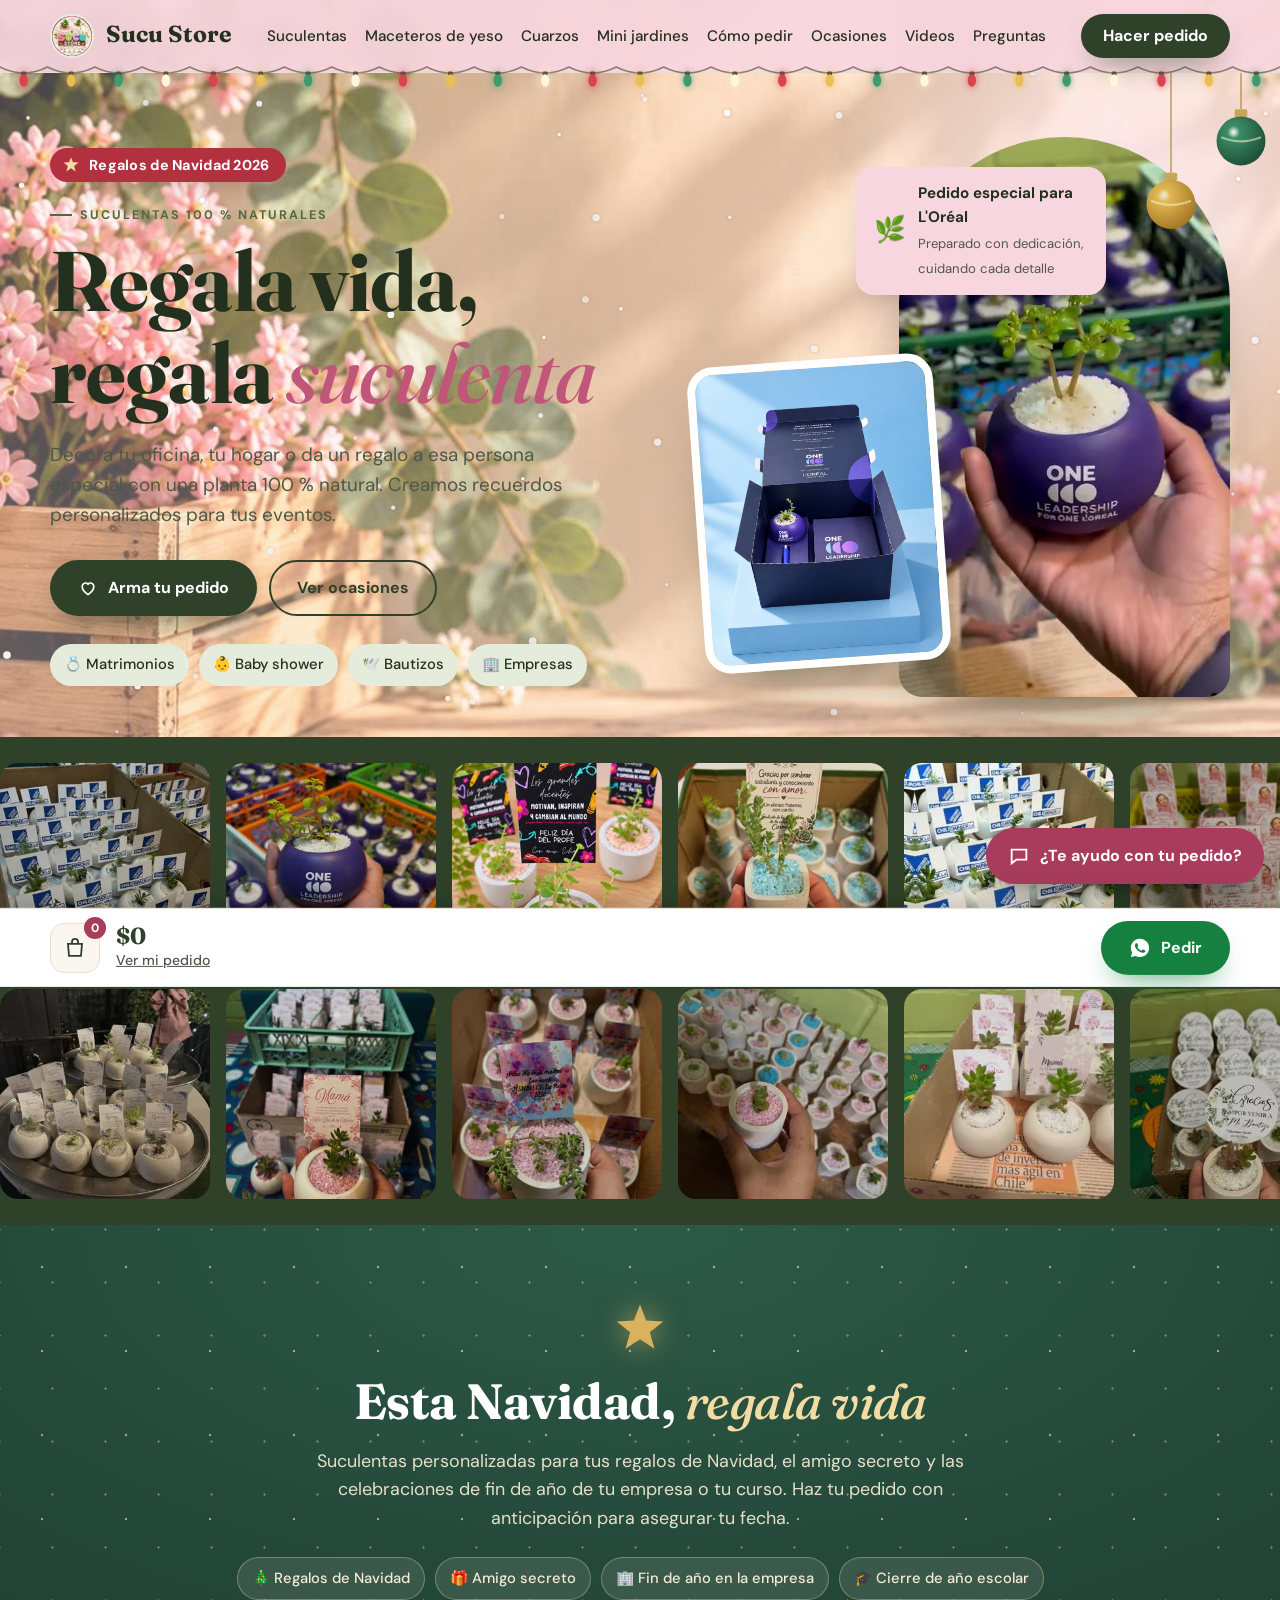
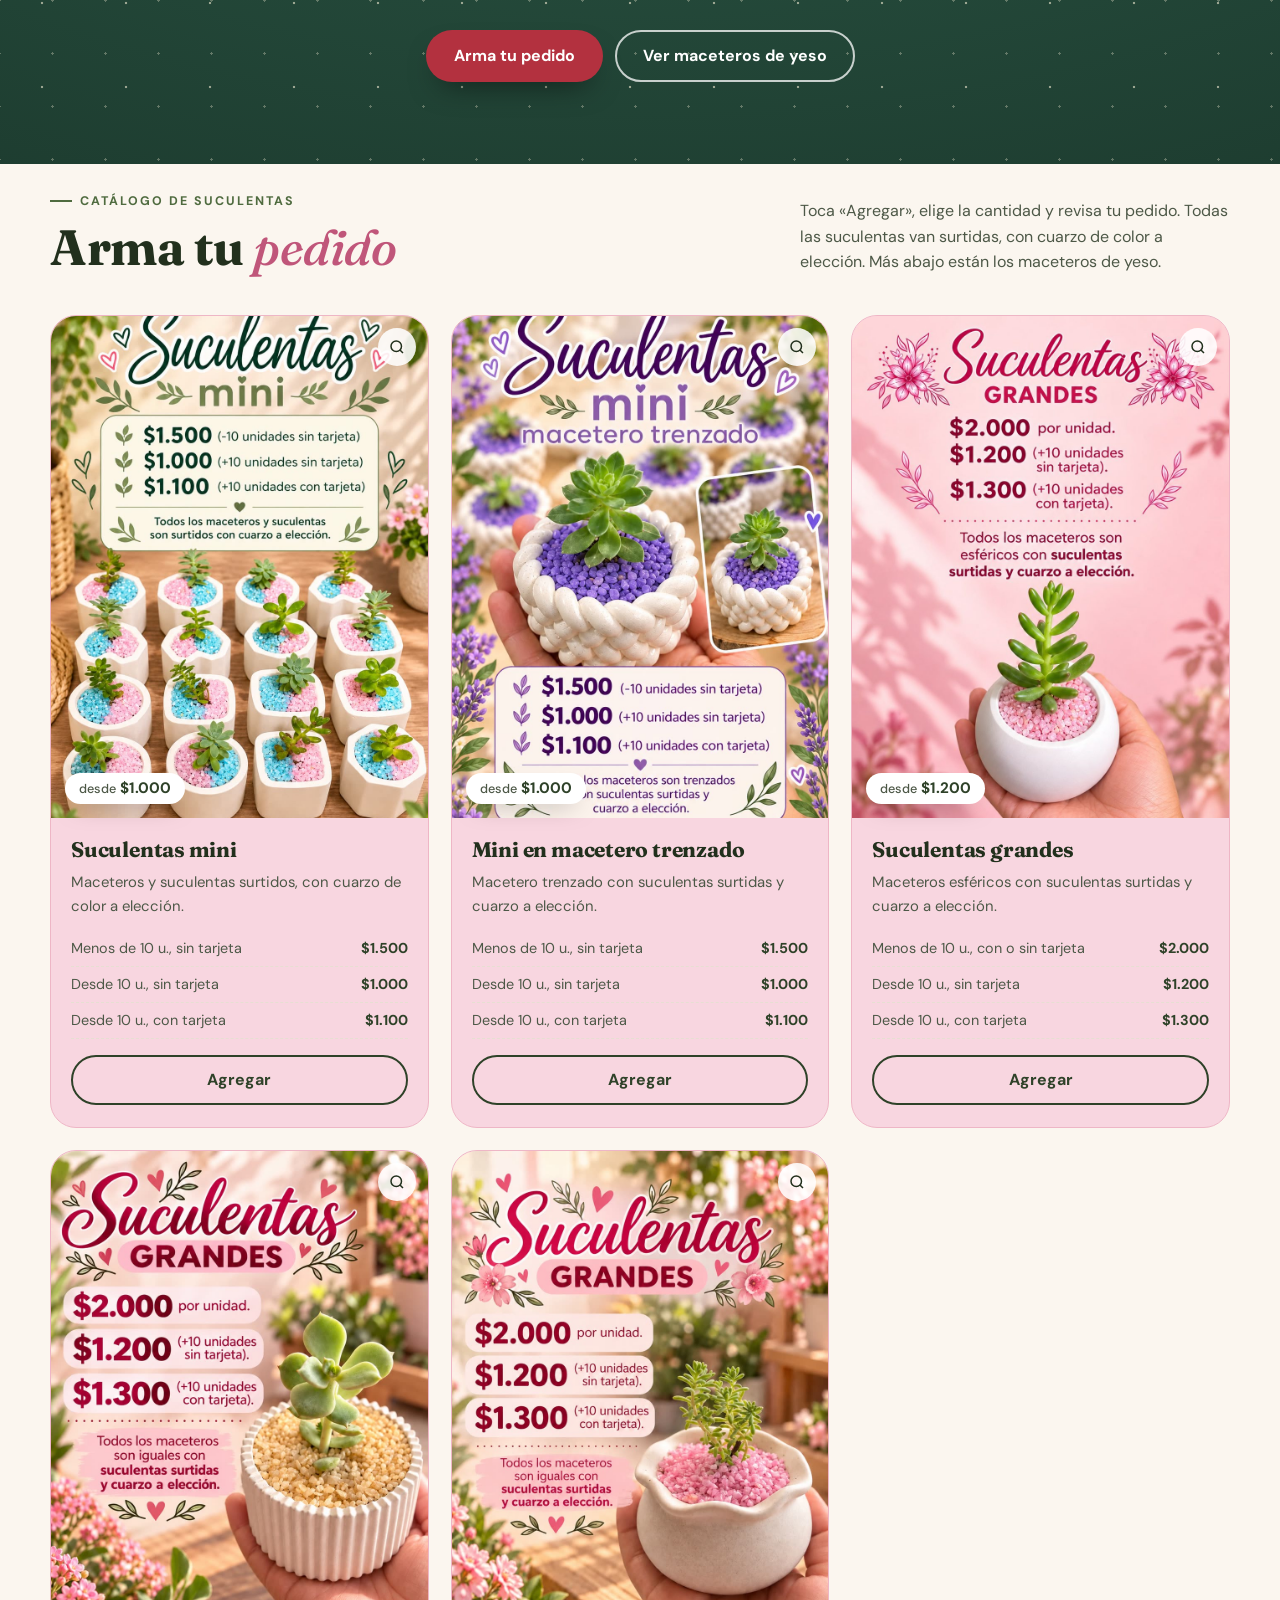
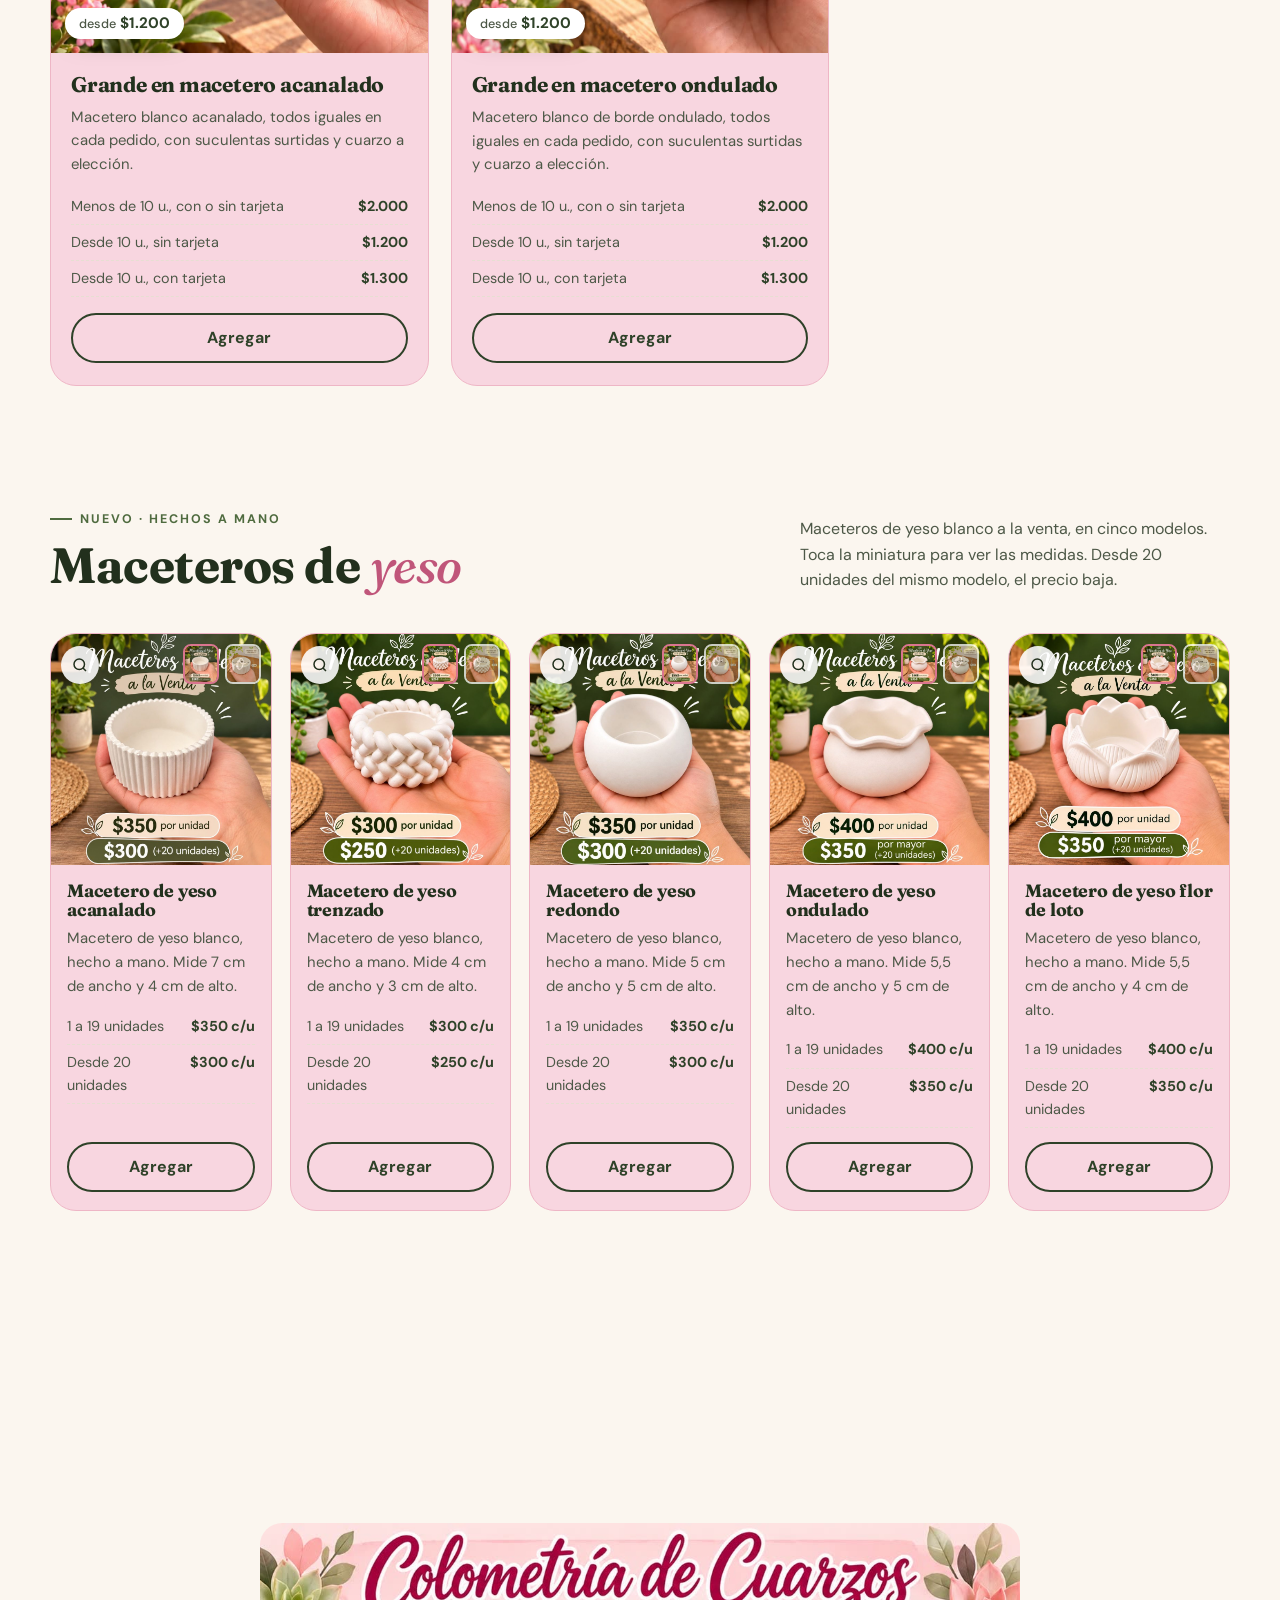
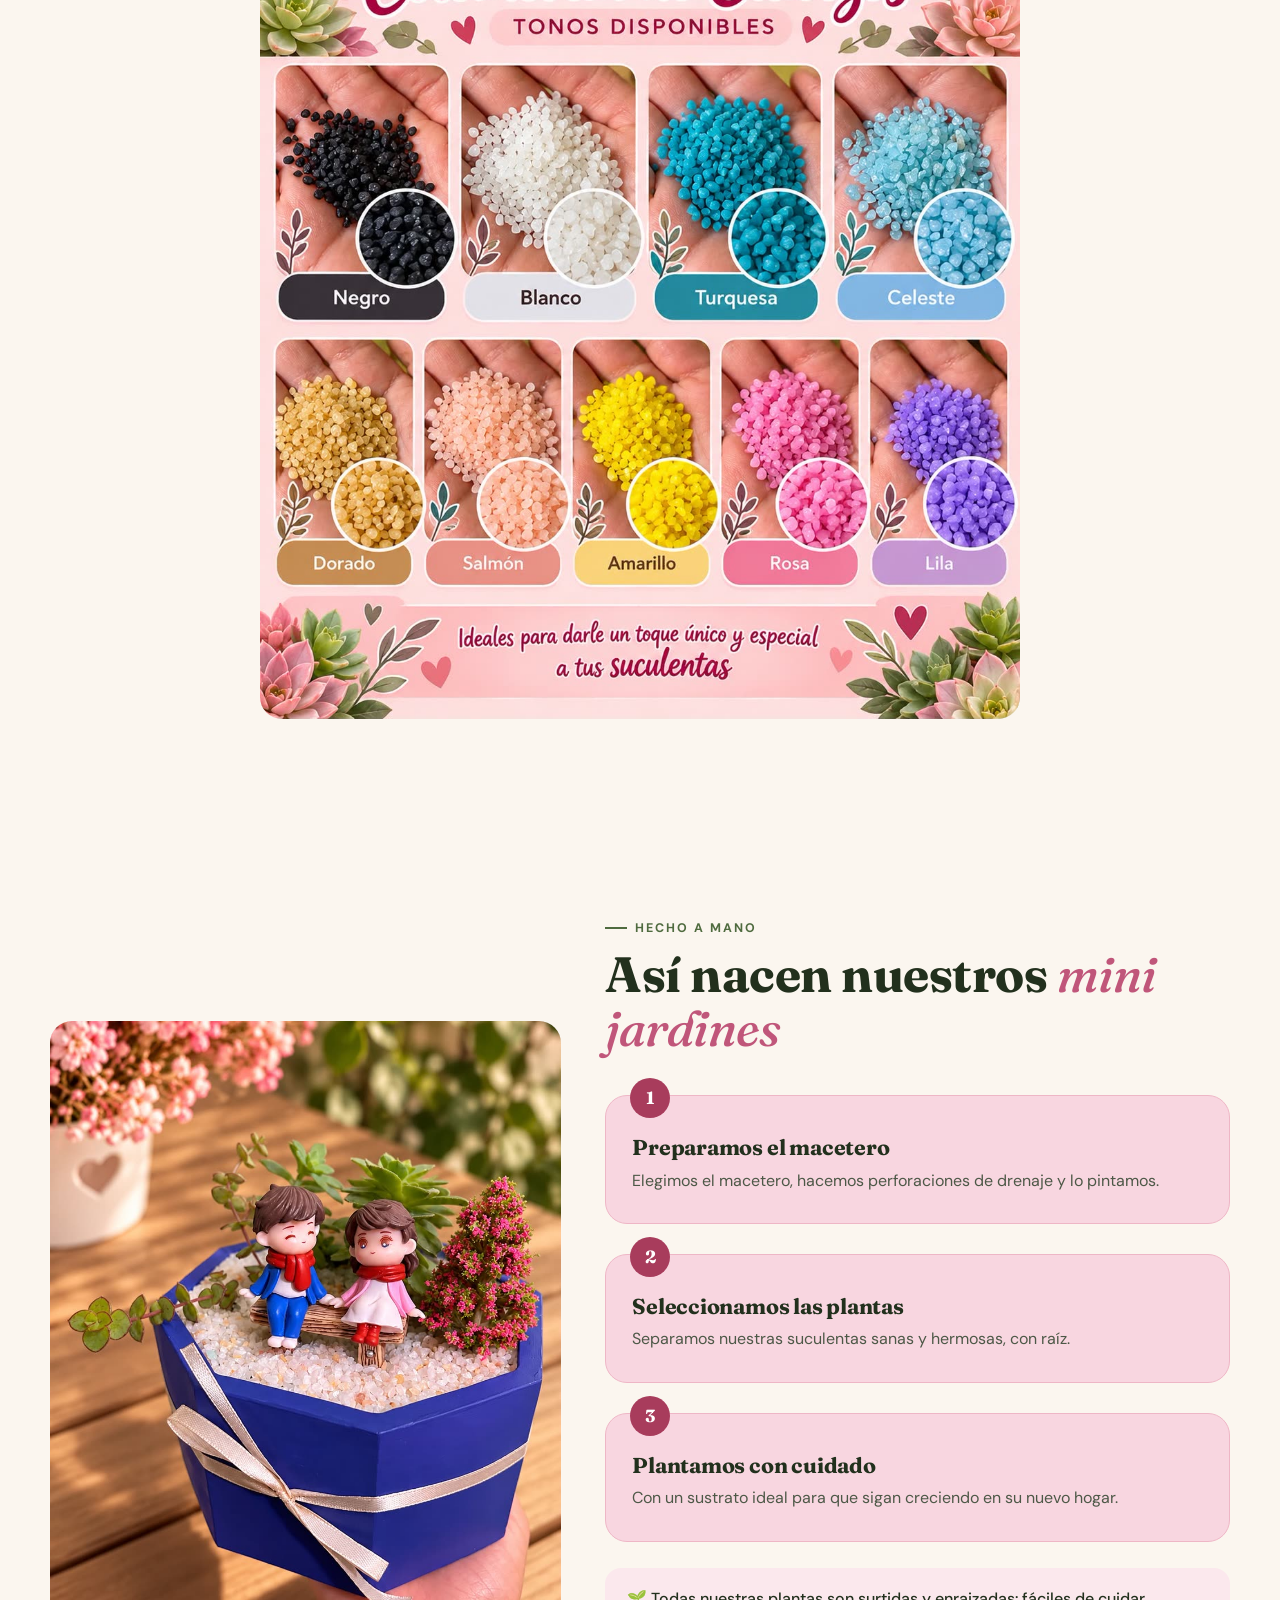
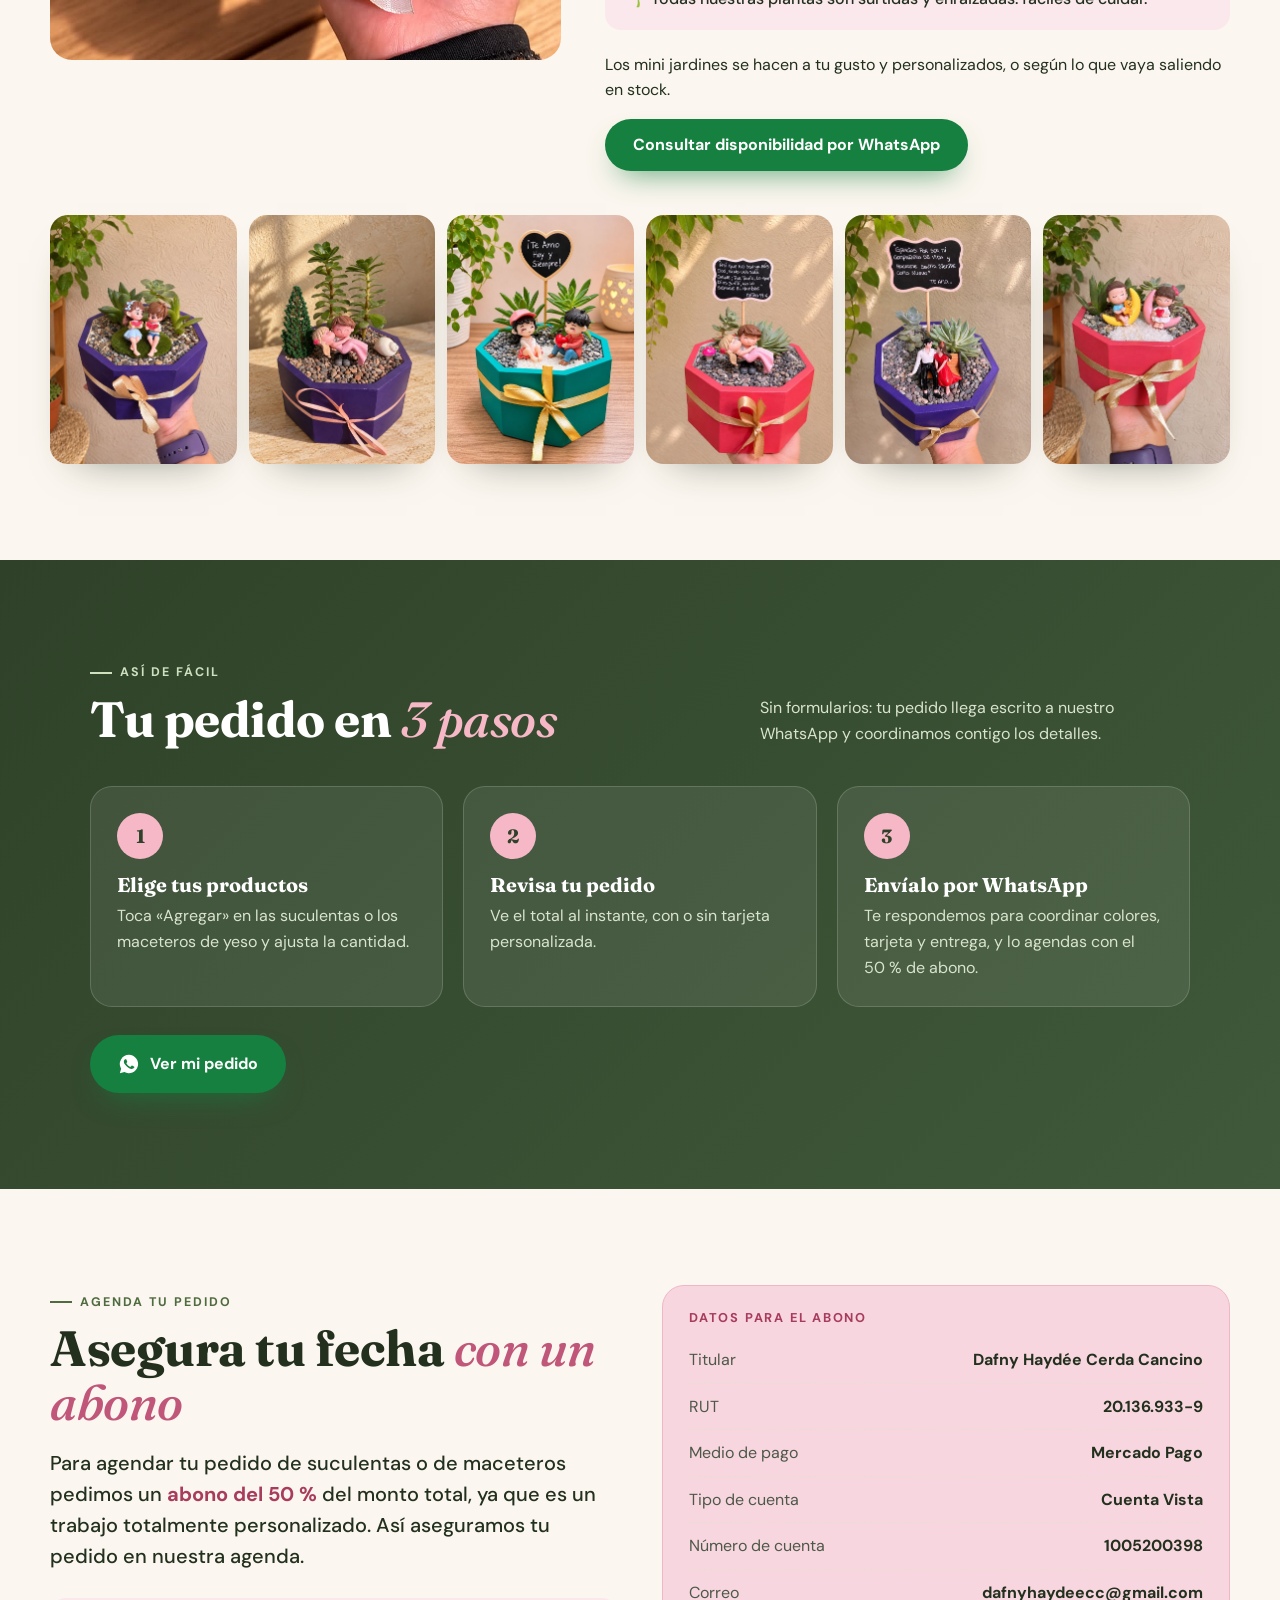
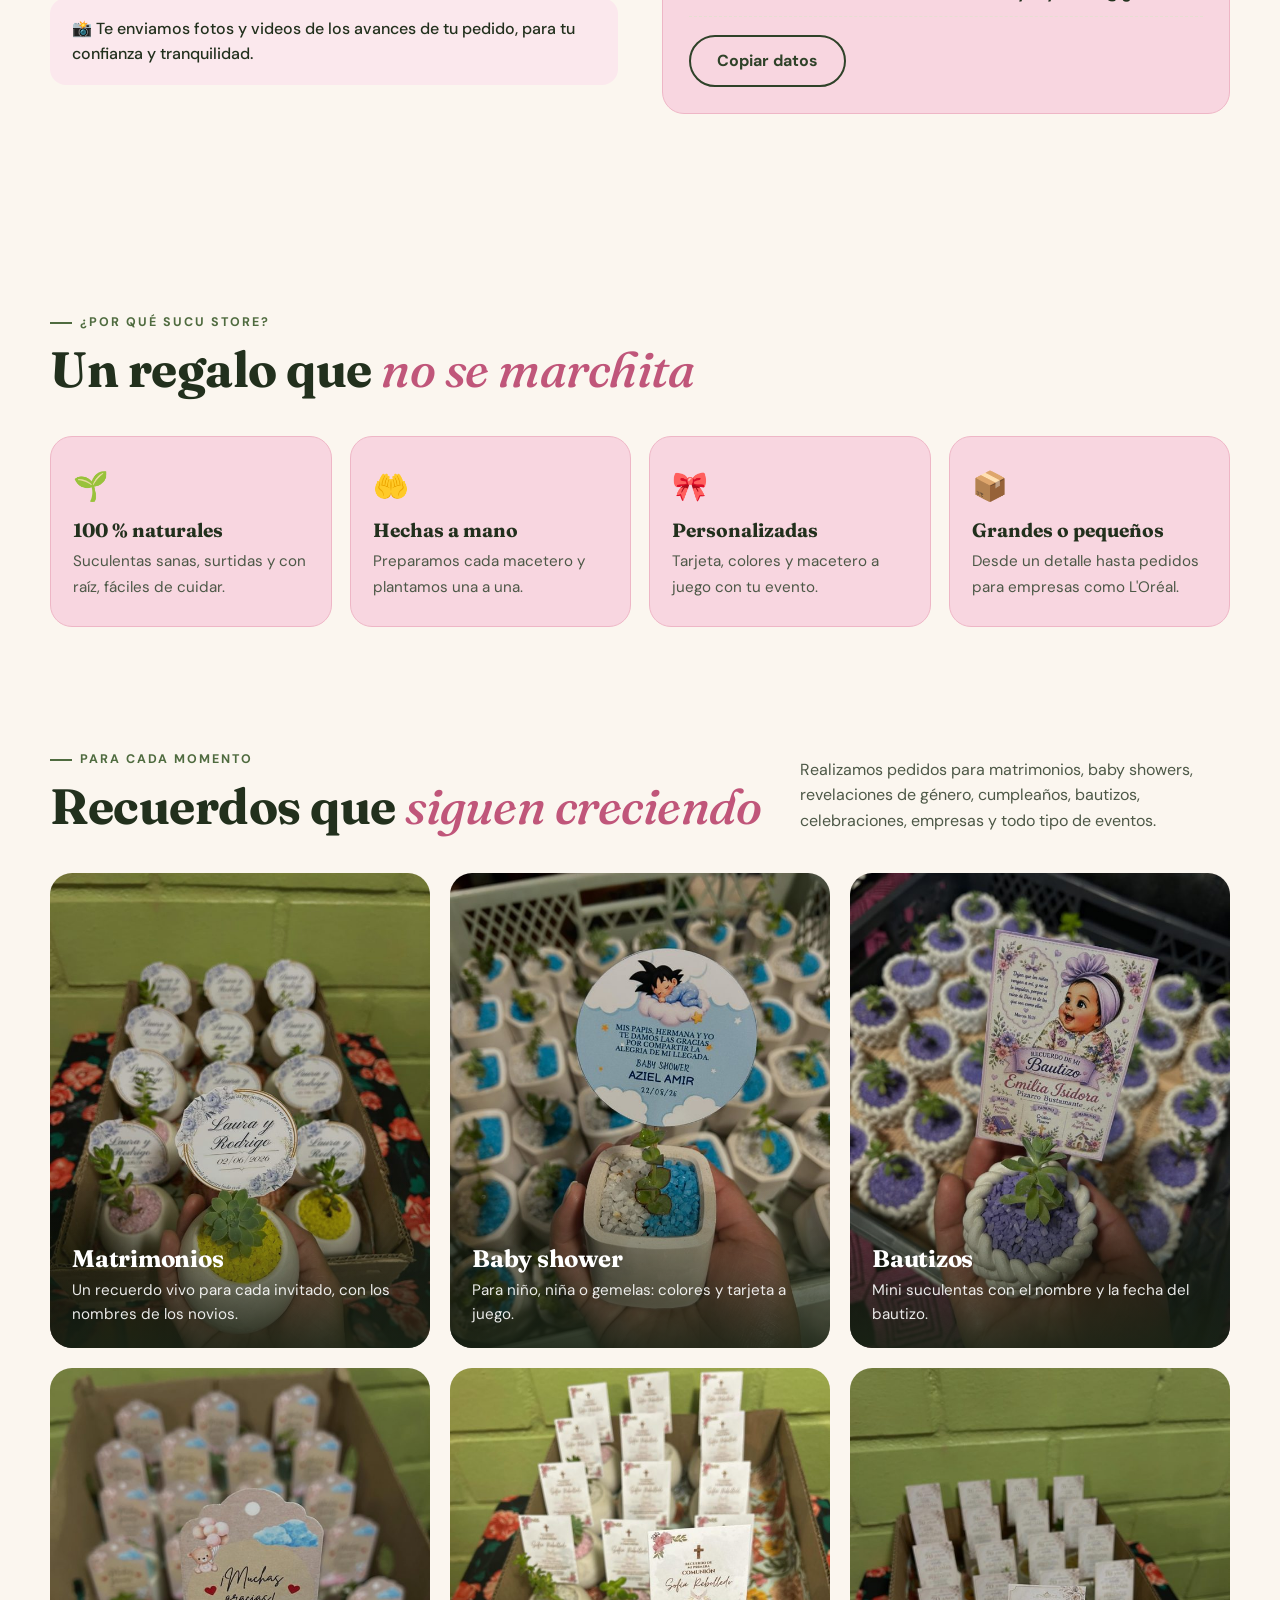
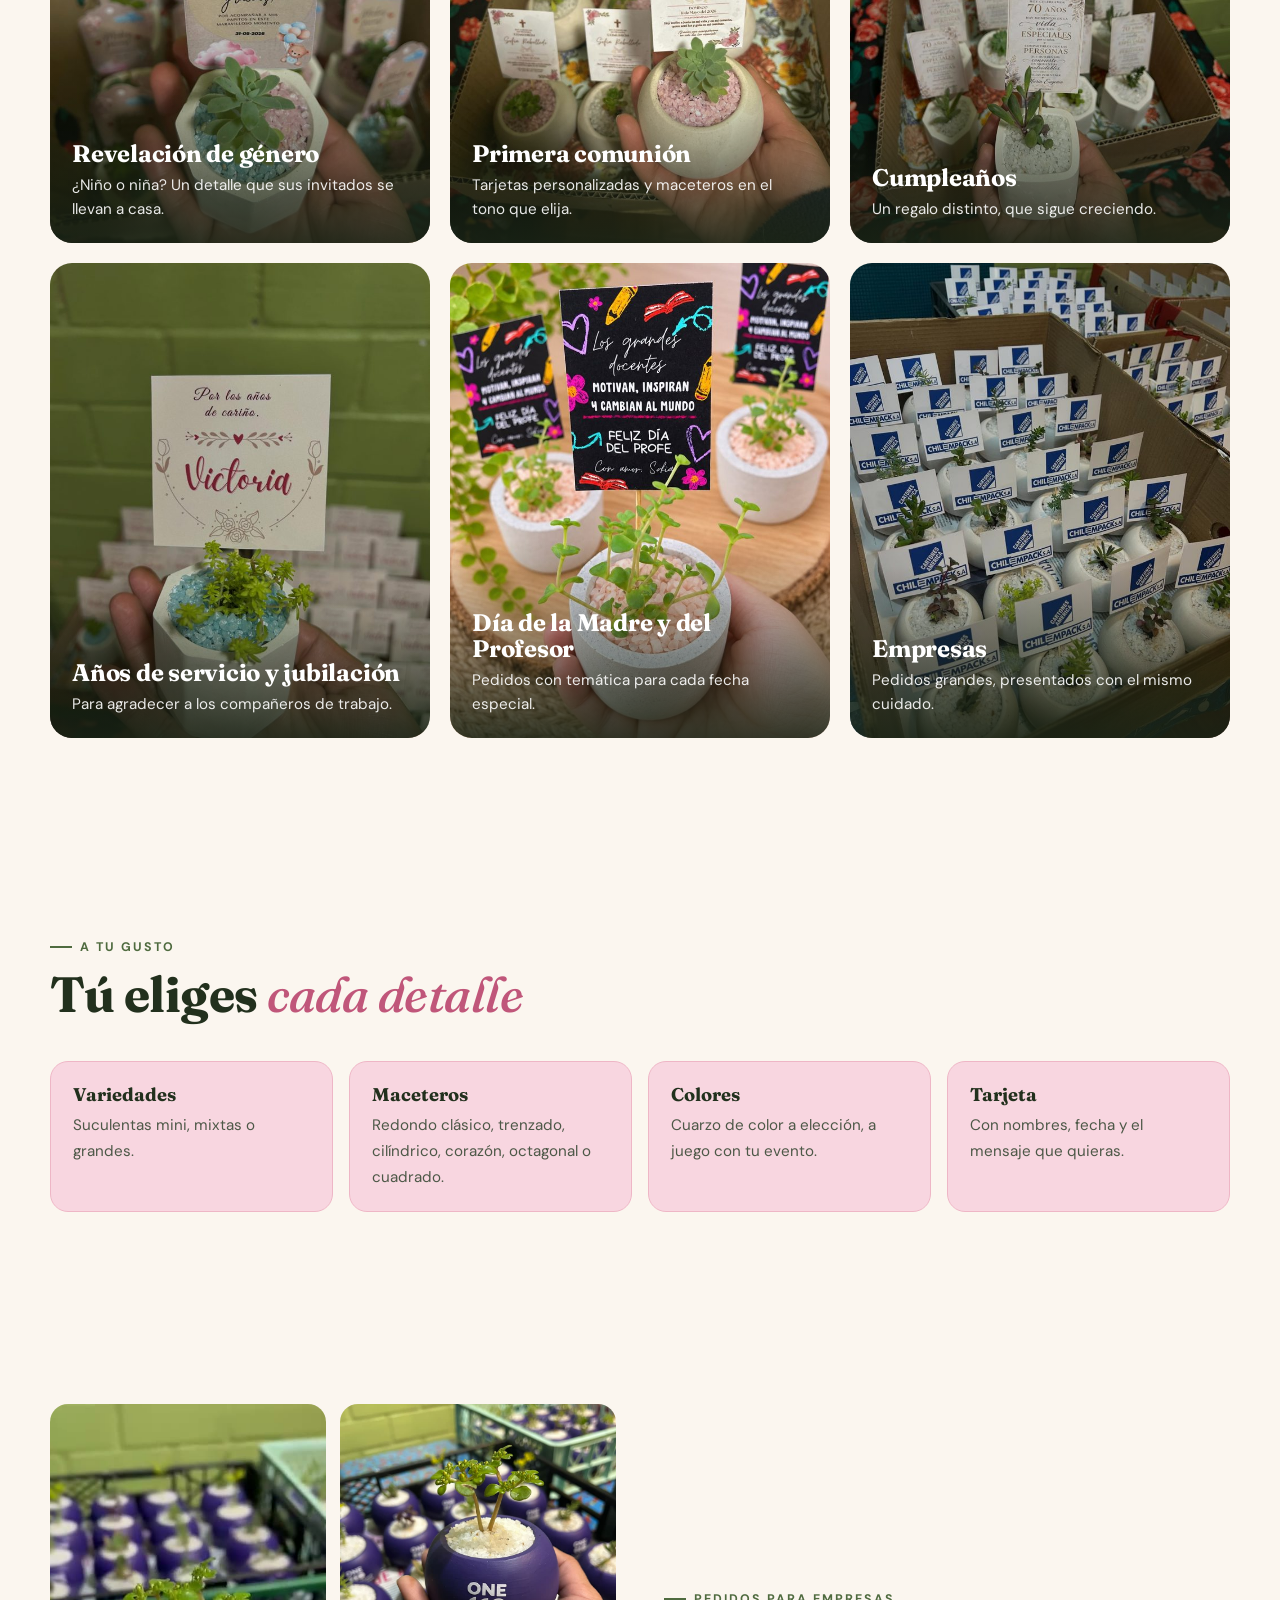
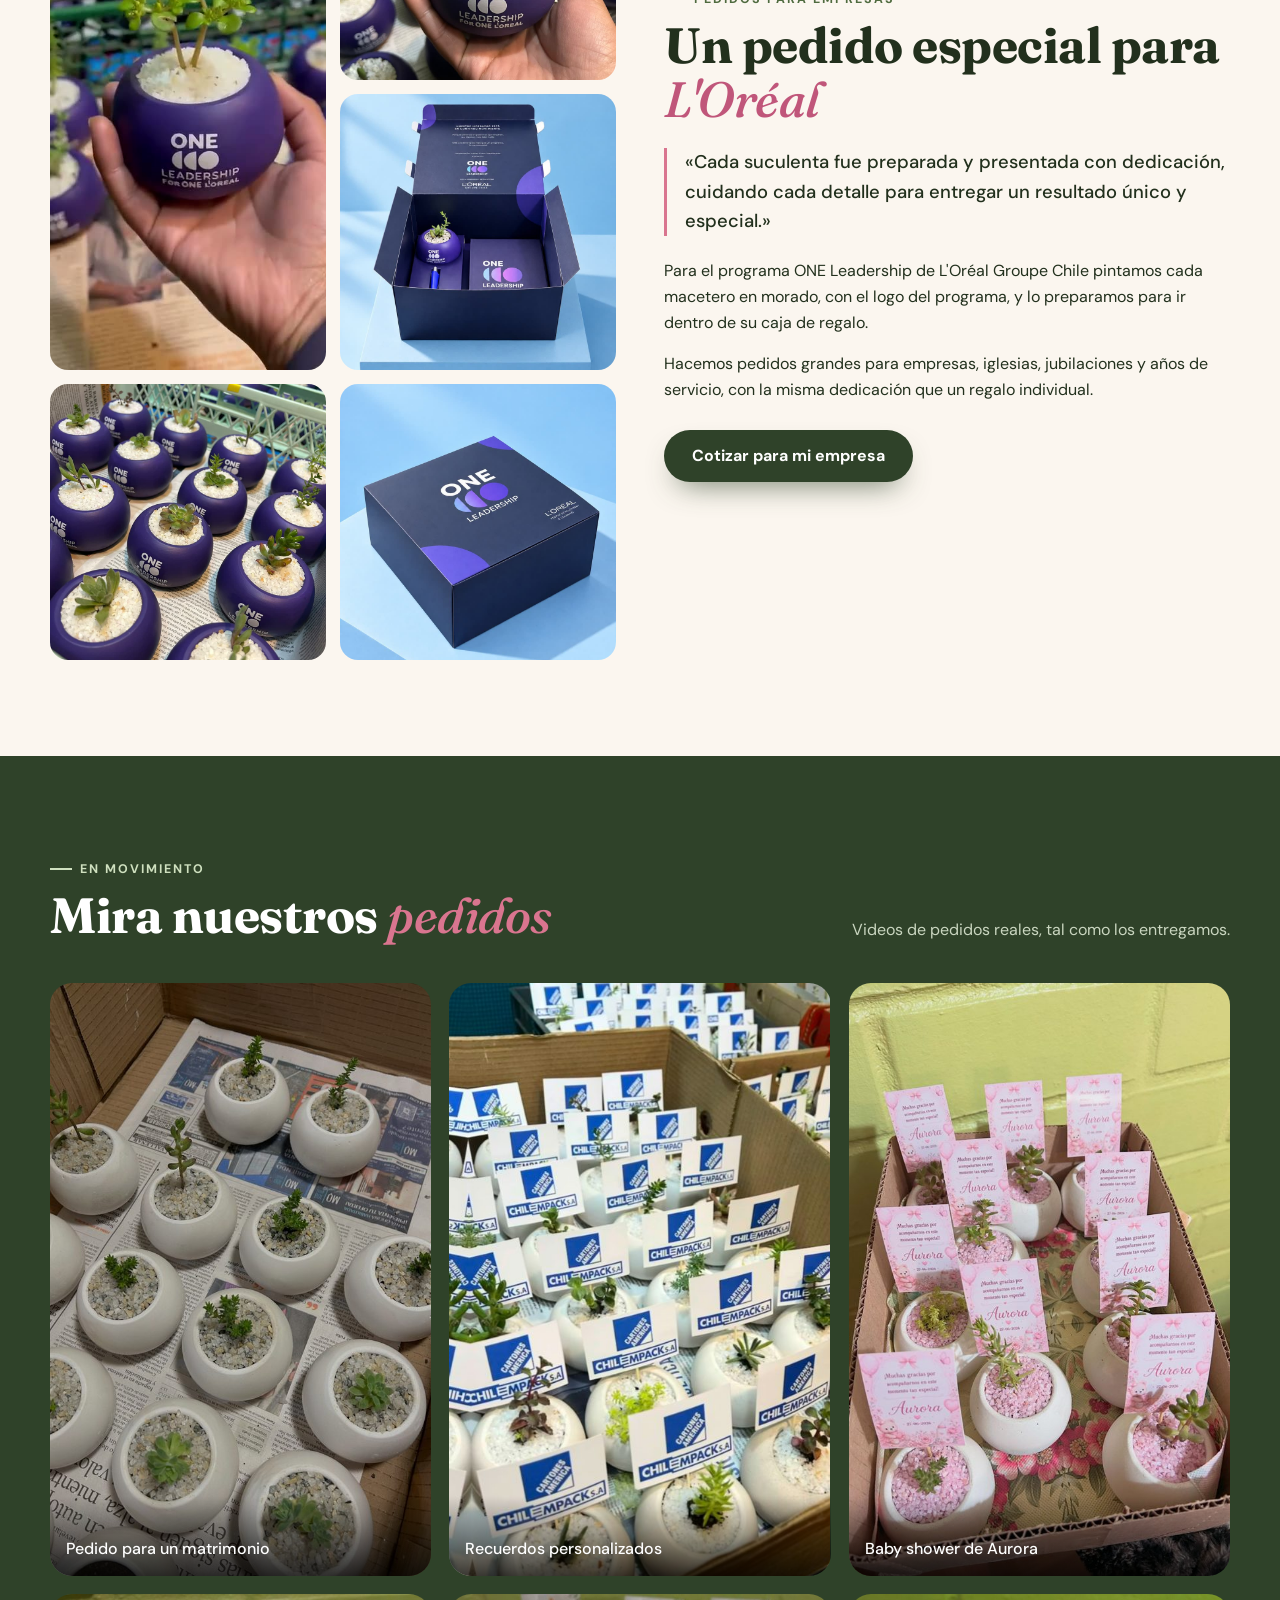
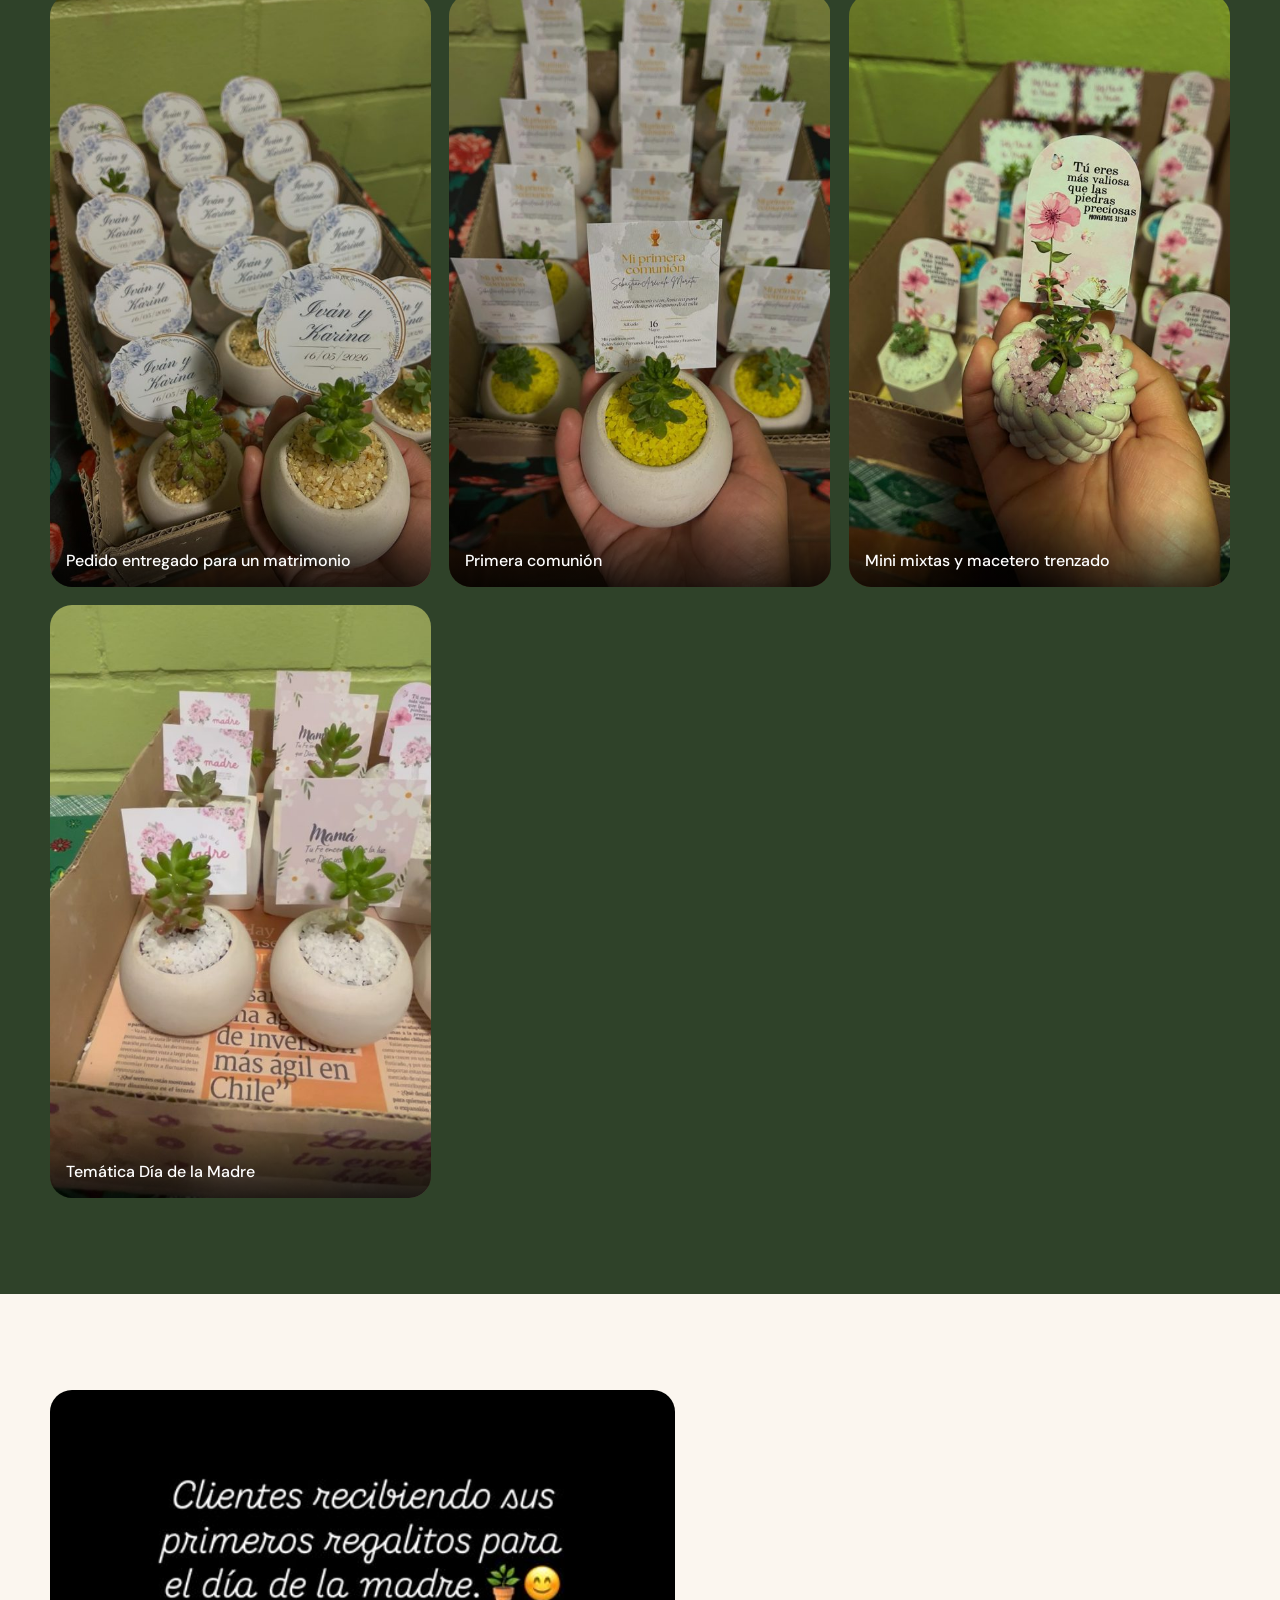
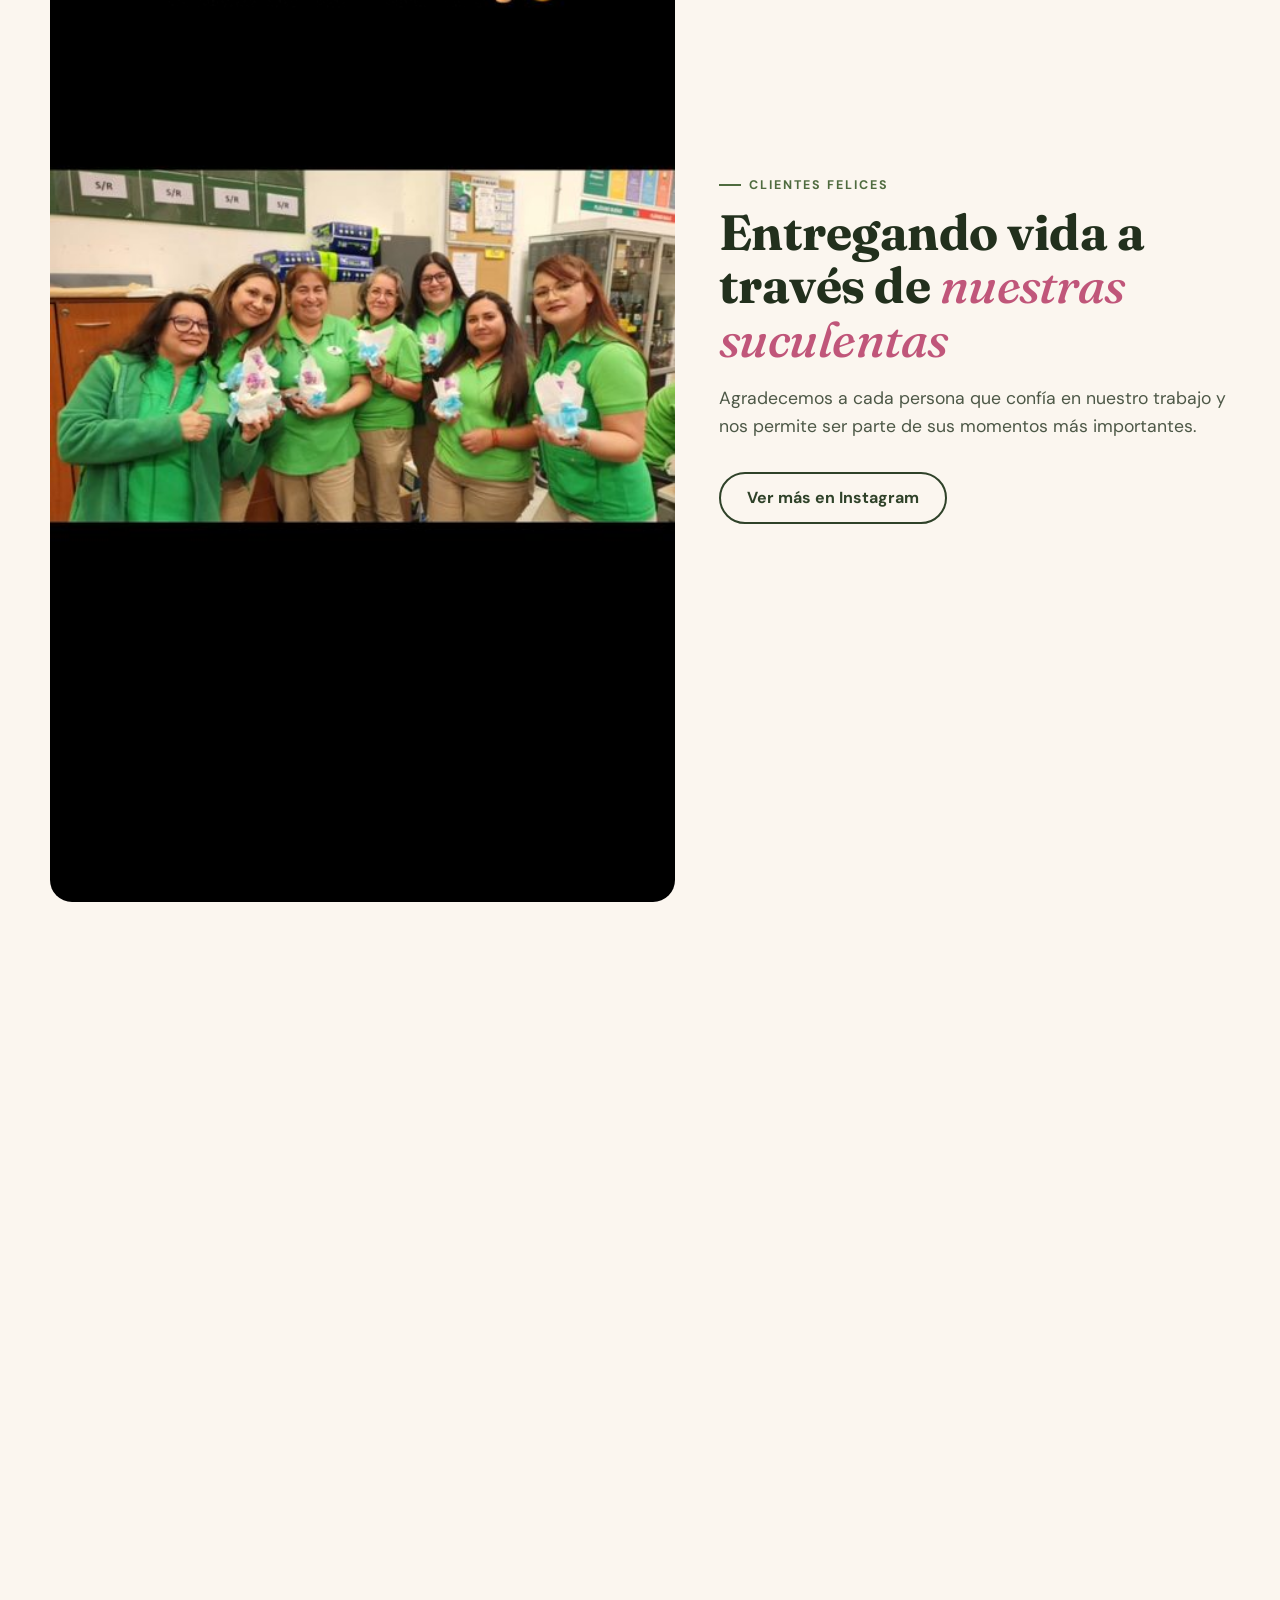
<file: index.html>
<!doctype html>
<html lang="es-CL">
<head>
<meta charset="utf-8">
<meta name="viewport" content="width=device-width,initial-scale=1">
<title>Sucu Store · Suculentas personalizadas para regalar y para eventos</title>
<meta name="description" content="Regala vida, regala suculenta. Recuerdos personalizados con suculentas 100 % naturales para matrimonios, baby showers, bautizos, cumpleaños y empresas.">
<meta property="og:title" content="Sucu Store · Regala vida, regala suculenta">
<meta property="og:description" content="Recuerdos personalizados con suculentas 100 % naturales para matrimonios, baby showers, bautizos, cumpleaños y empresas.">
<meta property="og:image" content="https://sucustore.cl/assets/vista-previa.jpg"><meta property="og:image:width" content="1200"><meta property="og:image:height" content="630"><meta property="og:image:alt" content="Sucu Store: suculentas personalizadas para regalar y para eventos"><meta property="og:locale" content="es_CL"><meta property="og:site_name" content="Sucu Store">
<meta property="og:url" content="https://sucustore.cl/">
<meta property="og:type" content="website">
<meta name="twitter:card" content="summary_large_image">
<meta name="theme-color" content="#2f4229">
<link rel="icon" href="favicon.ico" sizes="any"><link rel="icon" type="image/png" sizes="48x48" href="assets/favicon-48.png"><link rel="apple-touch-icon" href="assets/apple-touch-icon.png">
<link rel="canonical" href="https://sucustore.cl/">
<link rel="preconnect" href="https://fonts.googleapis.com"><link rel="preconnect" href="https://fonts.gstatic.com" crossorigin>
<link href="https://fonts.googleapis.com/css2?family=Fraunces:ital,opsz,wght@0,9..144,500;0,9..144,700;1,9..144,500&family=DM+Sans:wght@400;500;700&display=swap" rel="stylesheet">
<link rel="stylesheet" href="assets/asistente.css">
<link rel="stylesheet" href="assets/navidad.css?v=20261122">
<style>
:root{--bg:#fbf6ef;--surface:#f8d6e0;--text:#22301d;--muted:#4d5847;--accent:#4f6b3f;--line:#e7dfd2;--font:"DM Sans",system-ui,sans-serif;--display:"Fraunces",Georgia,serif;
--verde:#4f6b3f;--verde-osc:#2f4229;--salvia:#e5ecdc;--rosa:#d9758f;--tarjeta:#f8d6e0;--rosa-osc:#a83c5c;--borde-rosa:#eeb6c6;--rosa-cl:#fbe8ed;--crema:#fbf6ef;--r:22px}
*{box-sizing:border-box}html{scroll-behavior:smooth}
body{margin:0;font:400 1rem/1.6 var(--font);color:var(--text);background:var(--bg)}
/* fondo de la página (foto que eligió la dueña, 26-10-2026), aclarado para que se lea el texto */
body::before{content:"";position:fixed;inset:0;z-index:-1;background:linear-gradient(rgba(251,238,242,.28),rgba(251,238,242,.42)),url(assets/fondo.jpg) center/cover no-repeat}
img,video{max-width:100%;display:block}a{color:inherit}
.wrap{width:min(1180px,100% - 36px);margin:0 auto}
h1,h2,h3{font-family:var(--display);font-weight:700;line-height:1.08;margin:0;letter-spacing:-.01em}
h2{font-size:clamp(2rem,4.4vw,3.1rem)}h2 em,h1 em{font-style:italic;font-weight:500;color:#c0567a}.videos h2 em{color:var(--rosa)}
.ojo{display:inline-flex;align-items:center;gap:8px;font:700 .78rem/1 var(--font);letter-spacing:.16em;text-transform:uppercase;color:var(--verde);margin-bottom:14px}
.ojo::before{content:"";width:22px;height:2px;background:currentColor}
.btn{display:inline-flex;align-items:center;justify-content:center;gap:10px;padding:16px 26px;border-radius:999px;font:700 1rem/1 var(--font);text-decoration:none;border:2px solid transparent;cursor:pointer;transition:transform .2s,box-shadow .2s,background .2s}
.btn:hover{transform:translateY(-2px)}
.btn-p{background:var(--verde-osc);color:#fff;box-shadow:0 14px 30px -14px rgba(47,66,41,.8)}.btn-p:hover{background:var(--verde)}
.btn-s{background:transparent;border-color:var(--verde-osc);color:var(--verde-osc)}
.btn svg{width:20px;height:20px}
/* cabecera */
.top{position:sticky;top:0;z-index:50;background:rgba(248,214,224,.92);backdrop-filter:blur(10px);border-bottom:1px solid var(--line)}
.top .wrap{display:flex;align-items:center;justify-content:space-between;height:72px;gap:16px}
.marca{display:flex;align-items:center;gap:12px;text-decoration:none}
.marca img{width:44px;height:44px;border-radius:50%;object-fit:cover;border:2px solid var(--salvia)}
.marca b{font:700 1.45rem/1 var(--display)}.marca span{display:block;font-size:.78rem;color:var(--muted);margin-top:3px}
.top nav{display:flex;gap:26px}.top nav a{text-decoration:none;font-weight:500}.top nav a:hover{color:var(--rosa)}
[hidden]{display:none!important}
.pedir-top{padding:12px 20px;white-space:nowrap}.marca b{white-space:nowrap}
.hamb{display:none;width:46px;height:46px;border-radius:14px;border:1px solid var(--borde-rosa);background:#fff;cursor:pointer;padding:0;flex:none;align-content:center;justify-items:center;gap:5px}
.hamb span{display:block;width:20px;height:2px;border-radius:2px;background:var(--verde-osc);transition:transform .25s,opacity .25s}
.hamb[aria-expanded="true"] span:nth-child(1){transform:translateY(7px) rotate(45deg)}.hamb[aria-expanded="true"] span:nth-child(2){opacity:0}.hamb[aria-expanded="true"] span:nth-child(3){transform:translateY(-7px) rotate(-45deg)}
section[id]{scroll-margin-top:84px}
@media (max-width:1320px){.top nav{gap:18px;font-size:.95rem}}
.top nav a{white-space:nowrap}
.marca span{white-space:nowrap}@media (max-width:1440px) and (min-width:1181px){.marca span{display:none}}
/* celular y tablet: menú desplegable bajo la cabecera (son 8 secciones: en pantallas angostas no caben en una línea) */
@media (max-width:1180px){
  .hamb{display:grid}
  .top .wrap{height:64px;gap:10px}.marca img{width:40px;height:40px}.marca b{font-size:1.25rem}
  .pedir-top{margin-left:auto;padding:11px 16px;font-size:.92rem}
  .top nav{display:none;position:absolute;left:0;right:0;top:100%;flex-direction:column;gap:0;background:var(--bg);border-bottom:1px solid var(--line);box-shadow:0 24px 40px -24px rgba(0,0,0,.45);padding:6px max(16px,env(safe-area-inset-right,0px)) 14px max(16px,env(safe-area-inset-left,0px))}
  .top nav.si{display:flex}
  .top nav a{padding:15px 4px;border-bottom:1px solid var(--line);font-size:1.05rem;font-weight:700}
  .top nav a:last-child{border-bottom:0}
}
@media (max-width:420px){.marca span{display:none}.marca{gap:8px}.marca b{font-size:1.15rem}.pedir-top{padding:10px 13px;font-size:.86rem}}
/* portada */
.hero{padding:64px 0 40px;position:relative;overflow:hidden}
.hero::before{content:"";position:absolute;width:620px;height:620px;right:-160px;top:-180px;border-radius:50%;background:radial-gradient(circle,var(--rosa-cl),transparent 70%)}
.hero .wrap{display:grid;grid-template-columns:1.05fr .95fr;gap:56px;align-items:center;position:relative}
.hero h1{font-size:clamp(2.9rem,6.6vw,5.4rem)}
.hero p.lead{font-size:1.18rem;color:var(--muted);max-width:520px;margin:22px 0 30px}
.acciones{display:flex;flex-wrap:wrap;gap:12px}
.chips{display:flex;flex-wrap:wrap;gap:10px;margin-top:28px}
.chips span{padding:9px 14px;border-radius:999px;background:var(--salvia);font-weight:500;font-size:.92rem}
.collage{position:relative;height:560px}
.collage .v{position:absolute;right:0;top:0;width:62%;height:100%;border-radius:200px 200px 28px 28px;overflow:hidden;box-shadow:0 40px 70px -40px rgba(34,48,29,.7)}
.collage .v video{width:100%;height:100%;object-fit:cover}
.collage .f{position:absolute;left:0;bottom:30px;width:46%;aspect-ratio:4/5;border-radius:26px;overflow:hidden;border:8px solid #fff;box-shadow:0 30px 60px -30px rgba(34,48,29,.6);transform:rotate(-4deg)}
.collage .f img{width:100%;height:100%;object-fit:cover}
.sello{position:absolute;left:30%;top:30px;background:var(--tarjeta);border-radius:18px;padding:14px 18px;box-shadow:0 20px 40px -20px rgba(0,0,0,.35);display:flex;gap:12px;align-items:center;max-width:250px}
.sello i{font-style:normal;font-size:1.6rem}.sello b{display:block;font-size:.95rem}.sello span{font-size:.82rem;color:var(--muted)}
@media (max-width:900px){.hero .wrap{grid-template-columns:1fr}.collage{height:460px}.hero{padding-top:36px}}
/* carruseles en movimiento */
.cinta{padding:26px 0;overflow:hidden;display:grid;gap:16px;background:var(--verde-osc)}
.pista{display:flex;gap:16px;width:max-content;animation:correr 90s linear infinite}
.pista.inv{animation-direction:reverse;animation-duration:110s}
.pista img{width:210px;height:210px;object-fit:cover;border-radius:18px;flex:none}
.cinta:hover .pista{animation-play-state:paused}
@keyframes correr{to{transform:translateX(-50%)}}
@media (prefers-reduced-motion:reduce){.pista{animation:none}}
@media (max-width:600px){.pista img{width:150px;height:150px}}
section{padding:96px 0}
.cab{display:flex;justify-content:space-between;align-items:end;gap:24px;flex-wrap:wrap;margin-bottom:40px}
.cab p{max-width:430px;color:var(--muted);margin:0}
/* ocasiones */
.ocs{display:grid;grid-template-columns:repeat(3,1fr);gap:20px}
.oc{position:relative;border-radius:var(--r);overflow:hidden;aspect-ratio:4/5;background:#ddd}
.oc img{width:100%;height:100%;object-fit:cover;transition:transform .6s}
.oc:hover img{transform:scale(1.06)}
.oc div{position:absolute;inset:auto 0 0 0;padding:70px 22px 22px;background:linear-gradient(transparent,rgba(26,36,22,.88));color:#fff}
.oc h3{font-size:1.5rem}.oc p{margin:6px 0 0;font-size:.95rem;opacity:.9}
@media (max-width:900px){.ocs{grid-template-columns:repeat(2,1fr)}}@media (max-width:560px){.ocs{grid-template-columns:1fr}.oc{aspect-ratio:5/4}}
/* empresa */
.empresa{background:transparent}
.empresa .wrap{display:grid;grid-template-columns:1fr 1fr;gap:48px;align-items:center}
.emp-fotos{display:grid;grid-template-columns:1fr 1fr;gap:14px}
.emp-fotos img,.emp-fotos video{border-radius:18px;aspect-ratio:1;object-fit:cover;width:100%;height:100%;background:#000}
.emp-fotos video{grid-row:span 2;aspect-ratio:auto}
/* abono */
.abono .wrap{display:grid;grid-template-columns:1fr 1fr;gap:44px;align-items:start}
.abono .caja{background:var(--tarjeta);border:1px solid var(--borde-rosa);border-radius:var(--r);padding:26px}
.abono .caja h3{font:700 .8rem/1 var(--font);letter-spacing:.14em;text-transform:uppercase;color:var(--rosa-osc);margin-bottom:12px}
.abono ul{list-style:none;margin:0 0 18px;padding:0}
.abono li{display:flex;justify-content:space-between;gap:12px;flex-wrap:wrap;padding:10px 0;border-bottom:1px dashed var(--line)}
.abono li span{color:var(--muted)}.abono li b{overflow-wrap:anywhere}
.abono .grande{font:500 1.25rem/1.55 var(--font);margin:18px 0}.abono .grande b{color:var(--rosa-osc)}
@media (max-width:900px){.abono .wrap{grid-template-columns:1fr}}
.cuarzos{margin-top:22px;border-radius:var(--r);width:100%;max-width:760px;margin-inline:auto}
.empresa blockquote{margin:22px 0;padding-left:18px;border-left:3px solid var(--rosa);font:500 1.15rem/1.6 var(--font);color:var(--text)}
@media (max-width:900px){.empresa .wrap{grid-template-columns:1fr}}
/* proceso */
.pasos{display:grid;grid-template-columns:repeat(3,1fr);gap:22px;counter-reset:p}
.paso{background:var(--tarjeta);border:1px solid var(--borde-rosa);border-radius:var(--r);padding:30px 26px;position:relative}
.paso::before{counter-increment:p;content:counter(p);position:absolute;top:-18px;left:24px;width:40px;height:40px;border-radius:50%;background:var(--rosa-osc);color:#fff;display:grid;place-items:center;font:700 1.1rem/1 var(--display)}
.paso h3{font-size:1.35rem;margin:10px 0 8px}.paso p{margin:0;color:var(--muted)}
.proceso-g{display:grid;grid-template-columns:.9fr 1.1fr;gap:44px;align-items:center}
.proceso-g img{border-radius:var(--r);width:100%;aspect-ratio:4/5;object-fit:cover}
.pasos.v{grid-template-columns:1fr;gap:30px}
.nota{margin-top:26px;padding:18px 22px;border-radius:16px;background:var(--rosa-cl);font-weight:500}
@media (max-width:900px){.proceso-g{grid-template-columns:1fr}}
/* cuarzos y galería de mini jardines */
.cuarzos-s{padding-top:20px}
.colores{display:flex;flex-wrap:wrap;gap:10px;margin-bottom:6px}
.colores span{display:inline-flex;align-items:center;gap:8px;padding:9px 14px 9px 10px;border-radius:999px;background:#fff;border:1px solid var(--line);font-weight:500;font-size:.92rem}
.colores i{width:16px;height:16px;border-radius:50%;border:1px solid rgba(0,0,0,.18)}
.galeria-j{display:grid;grid-template-columns:repeat(6,1fr);gap:12px;margin-top:44px;align-items:start}
.galeria-j img{width:100%;height:auto;aspect-ratio:3/4;object-fit:cover;border-radius:18px;box-shadow:0 20px 40px -28px rgba(34,48,29,.6)}
@media (max-width:1000px){.galeria-j{grid-template-columns:repeat(3,1fr)}}
/* celular: fotos completas de a dos (Dafny pidió que se vean enteras, 22-11) */
@media (max-width:700px){.galeria-j{grid-template-columns:1fr 1fr;gap:10px;margin-top:32px}.galeria-j img{border-radius:14px}}
/* personaliza */
.pers{display:grid;grid-template-columns:repeat(4,1fr);gap:16px}
.pers div{background:var(--tarjeta);border:1px solid var(--borde-rosa);border-radius:18px;padding:22px}
.pers b{display:block;font:700 1.15rem/1.2 var(--display);margin-bottom:6px}.pers span{color:var(--muted);font-size:.95rem}
@media (max-width:900px){.pers{grid-template-columns:1fr 1fr}}
/* videos */
.videos{background:var(--verde-osc);color:#fff}.videos .ojo{color:#cfe0bf}.videos .cab p{color:#cad6c0}
.vids{display:grid;grid-template-columns:repeat(3,1fr);gap:18px}
.vid{margin:0;border-radius:22px;overflow:hidden;position:relative;background:#000;aspect-ratio:9/14}
.vid video{width:100%;height:100%;object-fit:cover}
.vid figcaption{position:absolute;left:0;right:0;bottom:0;padding:40px 16px 14px;background:linear-gradient(transparent,rgba(0,0,0,.75));font-weight:500}
@media (max-width:900px){.vids{grid-template-columns:repeat(2,1fr)}}
/* catálogo y «Tu pedido» */
.catalogo{padding-top:20px}
.prods{display:grid;grid-template-columns:repeat(3,1fr);gap:22px}
.prod{background:var(--tarjeta);border:1px solid var(--borde-rosa);border-radius:26px;overflow:hidden;display:flex;flex-direction:column;transition:transform .25s,box-shadow .25s}
.prod:hover{transform:translateY(-4px);box-shadow:0 26px 50px -30px rgba(34,48,29,.55)}
.prod .foto{position:relative;background:var(--salvia)}
.prod .foto img{width:100%;aspect-ratio:3/4;}.prod .foto img.ancha{aspect-ratio:4/3}.prod .foto img{object-fit:cover;display:block;cursor:zoom-in}
.prod .desde{position:absolute;left:14px;bottom:14px;background:#fff;color:var(--verde-osc);border-radius:999px;padding:8px 14px;font:700 .95rem/1 var(--font);box-shadow:0 10px 24px -12px rgba(0,0,0,.5)}
.prod .desde small{font-weight:500;color:var(--muted);margin-right:4px}
.prod .lupa{position:absolute;right:12px;top:12px;width:38px;height:38px;border-radius:50%;background:rgba(255,255,255,.88);display:grid;place-items:center;pointer-events:none}
.prod .lupa svg{width:18px;height:18px}
.prod .info{padding:20px 20px 22px;display:flex;flex-direction:column;gap:10px;flex:1}
.prod h3{font-size:1.32rem}.prod p{margin:0;color:var(--muted);font-size:.93rem}
.prod .tabla{list-style:none;margin:2px 0 6px;padding:0;font-size:.9rem}
.prod .tabla li{display:flex;justify-content:space-between;gap:10px;padding:6px 0;border-bottom:1px dashed var(--line)}
.prod .tabla li span{color:var(--muted)}.prod .tabla li b{color:var(--verde-osc);white-space:nowrap}
.prod .accion{margin-top:auto}
.agregar{width:100%;height:50px;border-radius:999px;border:2px solid var(--verde-osc);background:transparent;color:var(--verde-osc);font:700 1rem/1 var(--font);cursor:pointer;transition:background .2s,color .2s}
.agregar:hover{background:var(--verde-osc);color:#fff}
.paso-c{display:flex;align-items:center;justify-content:space-between;height:50px;border-radius:999px;background:var(--verde-osc);color:#fff;padding:0 6px}
.paso-c button{width:38px;height:38px;border-radius:50%;border:0;background:rgba(255,255,255,.14);color:#fff;font:600 1.3rem/1 var(--font);cursor:pointer}
.paso-c button:hover{background:rgba(255,255,255,.26)}
.paso-c input{width:70px;min-width:0;text-align:center;border:0;background:transparent;color:inherit;font:700 1.15rem/1 var(--font)}
.paso-c input::-webkit-inner-spin-button{display:none}
.prod .foto + .foto{border-top:6px solid var(--tarjeta)}
.prod .minis{position:absolute;right:12px;bottom:12px;display:flex;gap:6px}
.prod .minis button{width:42px;height:52px;padding:0;border-radius:8px;overflow:hidden;border:2px solid #fff;cursor:pointer;opacity:.75;background:#fff}
.prod .minis button.si{opacity:1;border-color:var(--rosa)}
.prod .minis img{width:100%;height:100%;object-fit:cover;aspect-ratio:auto;cursor:pointer}
.prod a.consultar{display:flex;align-items:center;justify-content:center;text-decoration:none;text-align:center}
.prod .nota-min{font-size:.8rem;color:var(--muted);text-align:center;margin-top:8px}
/* cómo pedir */
.como{display:grid;grid-template-columns:repeat(3,1fr);gap:20px;margin-top:6px}
.como div{background:rgba(255,255,255,.08);border:1px solid rgba(255,255,255,.16);border-radius:22px;padding:26px}
.como i{font-style:normal;display:grid;place-items:center;width:46px;height:46px;border-radius:50%;background:#f6b8c7;color:var(--verde-osc);font:700 1.2rem/1 var(--display);margin-bottom:14px}
.como b{display:block;font:700 1.25rem/1.2 var(--display);margin-bottom:6px}.como span{color:#d9e4cf}
.pedido .wrap{max-width:1100px}.pedido .cab p{color:#d9e4cf}
.pedido .btn-wa{margin-top:28px}
@media (max-width:800px){.como{grid-template-columns:1fr}}
.btn-wa{background:#15803f;color:#fff;box-shadow:0 14px 30px -14px rgba(21,128,63,.8)}.btn-wa:hover{background:#116a34}.btn-wa svg{width:22px;height:22px}
/* barra inferior */
.barra-carro{position:fixed;left:0;right:0;bottom:0;z-index:70;background:#fff;border-top:1px solid var(--line);box-shadow:0 -16px 40px -24px rgba(0,0,0,.45);transform:translateY(110%);transition:transform .35s}
.barra-carro.si{transform:none}
.barra-carro .wrap{display:flex;align-items:center;gap:16px;padding-top:12px;padding-bottom:12px}
.bolsa{position:relative;width:50px;height:50px;border-radius:14px;border:1px solid var(--line);display:grid;place-items:center;color:var(--verde-osc);background:var(--bg);cursor:pointer}
.bolsa svg{width:24px;height:24px}.bolsa em{position:absolute;top:-7px;right:-7px;min-width:22px;height:22px;padding:0 6px;border-radius:999px;background:var(--rosa-osc);color:#fff;font:700 .75rem/22px var(--font);font-style:normal;text-align:center}
.barra-carro .tot b{display:block;font:700 1.45rem/1 var(--display);color:var(--verde-osc)}
.barra-carro .tot button{border:0;background:none;padding:0;margin-top:4px;color:var(--muted);text-decoration:underline;font:500 .88rem/1 var(--font);cursor:pointer}
.barra-carro .btn-wa{margin-left:auto;padding:14px 26px}
body.con-carro .fab{display:none}body.con-carro #quien-hizo-btn{bottom:92px}body.con-carro footer{padding-bottom:110px}
@media (max-width:700px){body.con-carro #quien-hizo-btn{display:none}}
/* ventana «Tu pedido» */
.mp{position:fixed;inset:0;z-index:100;background:rgba(20,28,17,.55);backdrop-filter:blur(3px);display:none;align-items:center;justify-content:center;padding:16px}
.mp.si{display:flex}
.mp-caja{width:min(560px,100%);max-height:92vh;overflow:auto;background:var(--bg);border-radius:26px;box-shadow:0 40px 90px -30px rgba(0,0,0,.7);animation:sube .3s ease}
@keyframes sube{from{transform:translateY(24px);opacity:0}}
.mp-cab{position:sticky;top:0;z-index:1;display:flex;align-items:center;gap:12px;padding:18px 22px;background:var(--bg);border-bottom:1px solid var(--line)}
.mp-cab img{width:42px;height:42px;border-radius:50%;object-fit:cover}
.mp-cab h3{font-size:1.5rem;flex:1}
.mp-cab button{width:40px;height:40px;border-radius:50%;border:1px solid var(--line);background:#fff;font-size:1.2rem;cursor:pointer;color:var(--text)}
.mp-cuerpo{padding:8px 22px 24px}
.mp-item{display:grid;grid-template-columns:58px 1fr auto;gap:14px;align-items:center;padding:16px 0;border-bottom:1px dashed var(--line)}
.mp-item img{width:58px;height:58px;border-radius:14px;object-fit:cover}
.mp-item b{display:block;font-size:.98rem}.mp-item small{color:var(--muted)}
.mp-item .der{display:grid;justify-items:end;gap:6px}
.mp-item .der strong{font:700 1.05rem/1 var(--display);color:var(--verde-osc)}
.mp-item .paso-c{height:38px;padding:0 4px}.mp-item .paso-c button{width:30px;height:30px;font-size:1.1rem}.mp-item .paso-c input{width:46px;font-size:1rem}
.mp-vaciar{display:block;margin:14px auto 4px;border:0;background:none;color:var(--muted);text-decoration:underline;cursor:pointer;font:500 .9rem/1 var(--font)}
.mp-vacio{text-align:center;padding:30px 10px;color:var(--muted)}.mp-vacio i{display:block;font-size:2.4rem;font-style:normal;margin-bottom:8px}
.mp h4{font:700 1.08rem/1.2 var(--display);margin:22px 0 10px}
.chips-op{display:flex;flex-wrap:wrap;gap:8px}
.chips-op button{border:1px solid var(--line);background:#fff;border-radius:999px;padding:9px 14px;font:500 .9rem/1 var(--font);cursor:pointer;color:var(--text)}
.chips-op button.si{background:var(--verde-osc);border-color:var(--verde-osc);color:#fff}
.interruptor{display:flex;align-items:center;justify-content:space-between;gap:14px;margin-top:18px;padding:16px 18px;border-radius:18px;background:var(--rosa-cl);cursor:pointer}
.interruptor b{display:block}.interruptor small{color:var(--muted)}
.interruptor input{appearance:none;width:50px;height:30px;border-radius:999px;background:#d9cfc3;position:relative;cursor:pointer;flex:none;transition:background .2s}
.interruptor input::after{content:"";position:absolute;top:3px;left:3px;width:24px;height:24px;border-radius:50%;background:#fff;transition:transform .2s}
.interruptor input:checked{background:var(--verde)}.interruptor input:checked::after{transform:translateX(20px)}
.mp-total{display:flex;justify-content:space-between;align-items:center;gap:12px;margin-top:20px;padding:18px 20px;border-radius:18px;border:2px solid var(--verde-osc)}
.mp-total span{font-weight:700}.mp-total b{font:700 1.8rem/1 var(--display);color:var(--verde-osc);text-align:right}
.mp-total b small{display:block;font:600 .8rem/1.4 var(--font);color:var(--muted)}
.mp-aviso{font-size:.86rem;color:var(--muted);margin:12px 0 0}
.mp .btn-wa{width:100%;margin-top:18px;padding:18px;font-size:1.08rem}
@media (max-width:600px){.mp{align-items:flex-end;padding:0}.mp-caja{border-radius:26px 26px 0 0;max-height:94vh}.barra-carro .btn-wa{padding:13px 18px}.barra-carro .tot b{font-size:1.25rem}}
@media (max-width:1000px){.prods{grid-template-columns:repeat(2,1fr)}}@media (max-width:540px){.prods{grid-template-columns:1fr}}
/* maceteros de yeso: tarjetas más chicas, dos por fila en el celular */
.maceteros{padding-top:20px}
.prods.yeso-g{grid-template-columns:repeat(5,1fr);gap:18px}
.yeso-g .prod .foto img{aspect-ratio:1/1.05}
.yeso-g .prod h3{font-size:1.12rem}.yeso-g .prod .info{padding:16px 16px 18px;gap:8px}
.yeso-g .prod .minis button{width:36px;height:40px}
/* el afiche ya muestra el precio: sin etiqueta «desde» y miniaturas arriba para no taparlo */
.yeso-g .prod .desde{display:none}.yeso-g .prod .minis{top:10px;bottom:auto;right:10px}.yeso-g .prod .lupa{left:10px;right:auto}
@media (max-width:1100px){.prods.yeso-g{grid-template-columns:repeat(3,1fr)}}
@media (max-width:700px){.prods.yeso-g{grid-template-columns:repeat(2,1fr);gap:12px}
  .yeso-g .prod{border-radius:20px}.yeso-g .prod .info{padding:12px 12px 14px}.yeso-g .prod h3{font-size:1rem}.yeso-g .prod p{font-size:.82rem}
  .yeso-g .prod .tabla{font-size:.8rem}.yeso-g .prod .tabla li{flex-direction:column;gap:0;padding:5px 0}
  .yeso-g .prod .desde{left:8px;bottom:8px;padding:6px 10px;font-size:.82rem}.yeso-g .prod .lupa{display:none}
  .yeso-g .prod .minis{right:6px;top:6px}.yeso-g .prod .minis button{width:28px;height:32px}
  .yeso-g .agregar,.yeso-g .paso-c{height:44px}.yeso-g .paso-c button{width:32px;height:32px}.yeso-g .paso-c input{width:44px}}
.desliza{display:none}
/* celular: secciones largas en fila que se desliza, para que la página no sea tan larga */
@media (max-width:700px){
  section{padding:64px 0}
  .ocs,.vids{display:flex;align-items:flex-start;overflow-x:auto;scroll-snap-type:x mandatory;gap:14px;padding-bottom:10px;margin-inline:calc(-1*max(16px,env(safe-area-inset-left,0px)));padding-inline:max(16px,env(safe-area-inset-left,0px));scrollbar-width:none}
  .ocs::-webkit-scrollbar,.vids::-webkit-scrollbar{display:none}
  .oc{flex:0 0 78%;aspect-ratio:4/5;scroll-snap-align:center}
  .vid{flex:0 0 66%;scroll-snap-align:center}
  .desliza{display:block;font-size:.85rem;color:var(--muted);margin-top:-24px;margin-bottom:14px}.videos .desliza{color:#cad6c0}
  .motivos{grid-template-columns:1fr 1fr;gap:12px}.motivos div{padding:18px 16px}.motivos b{font-size:1.05rem}.motivos span{font-size:.86rem}
  .collage{height:380px}.sello{left:auto;right:8px;top:auto;bottom:0;max-width:230px}
  .pers{grid-template-columns:1fr 1fr;gap:12px}.pers div{padding:16px}
  .emp-fotos img:nth-of-type(n+3){display:none}
}
/* clientes */
.felices .wrap{display:grid;grid-template-columns:1.1fr .9fr;gap:44px;align-items:center}
.felices img{border-radius:var(--r);width:100%}
@media (max-width:900px){.felices .wrap{grid-template-columns:1fr}}
/* preguntas */
.faq{max-width:820px}
.faq details{border-bottom:1px solid var(--line);padding:20px 0}
.faq summary{cursor:pointer;list-style:none;display:flex;justify-content:space-between;gap:16px;font:700 1.12rem/1.35 var(--font)}
.faq summary::-webkit-details-marker{display:none}.faq summary::after{content:"+";font-size:1.5rem;color:var(--rosa);line-height:1}.faq details[open] summary::after{content:"–"}
.faq p{color:var(--muted);margin:10px 0 0}
/* pedido */
.pedido{background:linear-gradient(135deg,var(--verde-osc),#40593a);color:#fff}
.pedido .wrap{display:block}
.pedido h2 em{color:#f6b8c7}.pedido .ojo{color:#cfe0bf}.pedido p{color:#d9e4cf}
form.f{background:#fff;color:var(--text);border-radius:26px;padding:30px;display:grid;grid-template-columns:1fr 1fr;gap:14px;box-shadow:0 40px 80px -40px rgba(0,0,0,.6)}
form.f label{display:grid;gap:6px;font-weight:700;font-size:.9rem}
form.f .ancho{grid-column:1/-1}
form.f input,form.f select,form.f textarea{font:inherit;padding:13px 14px;border:1px solid var(--line);border-radius:12px;background:var(--bg);color:var(--text)}
form.f textarea{min-height:90px;resize:vertical}
form.f small{grid-column:1/-1;color:var(--muted)}
@media (max-width:900px){.pedido .wrap{grid-template-columns:1fr}form.f{grid-template-columns:1fr}}
footer{background:#1d2819;color:#c4cfbb;padding:34px 0;font-size:.92rem}
footer .wrap{display:flex;justify-content:space-between;gap:16px;flex-wrap:wrap}footer a{color:#fff}
/* botón del asistente */
.fab{position:fixed;right:16px;bottom:16px;z-index:60;display:inline-flex;align-items:center;gap:10px;min-height:56px;padding:0 22px;border-radius:999px;background:var(--rosa-osc);color:#fff;text-decoration:none;font-weight:700;box-shadow:0 16px 30px -12px rgba(0,0,0,.55)}
.fab svg{width:22px;height:22px;fill:none;stroke:currentColor;stroke-width:2}
.aparece{opacity:0;transform:translateY(26px);transition:opacity .8s,transform .8s}.aparece.si{opacity:1;transform:none}
@media (prefers-reduced-motion:reduce){.aparece{opacity:1;transform:none}}
.porque{padding-bottom:20px}
.motivos{display:grid;grid-template-columns:repeat(4,1fr);gap:18px}
.motivos div{background:var(--tarjeta);border:1px solid var(--borde-rosa);border-radius:var(--r);padding:26px 22px}
.motivos i{font-style:normal;font-size:1.8rem;display:block;margin-bottom:10px}.motivos b{display:block;font:700 1.2rem/1.2 var(--display);margin-bottom:6px}.motivos span{color:var(--muted);font-size:.95rem}
@media (max-width:900px){.motivos{grid-template-columns:1fr 1fr}}@media (max-width:480px){.motivos{grid-template-columns:1fr}}
form.f label.acepto{display:flex;flex-direction:row;align-items:flex-start;gap:10px;font-weight:500}
form.f label.acepto input{width:20px;height:20px;margin:2px 0 0;padding:0;flex:none;accent-color:var(--verde)}
form.f label.acepto a{color:var(--verde)}
.precios{padding-top:20px}
.tarifas{display:grid;grid-template-columns:1fr 1fr;gap:22px}
.tarifas article{display:grid;grid-template-columns:200px 1fr;background:var(--surface);border:1px solid var(--line);border-radius:var(--r);overflow:hidden}
.tarifas img{width:100%;height:100%;object-fit:cover}
.tarifas article>div{padding:24px}.tarifas h3{font-size:1.5rem;margin-bottom:12px}
.tarifas ul{list-style:none;margin:0;padding:0}.tarifas li{display:flex;justify-content:space-between;gap:12px;padding:9px 0;border-bottom:1px dashed var(--line)}
.tarifas li b{font:700 1.25rem/1 var(--display);color:var(--verde-osc);white-space:nowrap}.tarifas li span{color:var(--muted)}
.tarifas p{margin:12px 0 0;font-size:.92rem;color:var(--muted)}
@media (max-width:900px){.tarifas{grid-template-columns:1fr}}@media (max-width:520px){.tarifas article{grid-template-columns:1fr}.tarifas img{aspect-ratio:16/9}}
</style>
</head>
<body>
<header class="top"><div class="wrap">
  <a class="marca" href="#inicio"><img src="assets/logo.jpg" alt="Logo de Sucu Store"><div><b>Sucu Store</b><span>Suculentas personalizadas</span></div></a>
  <nav id="menu" aria-label="Secciones"><a href="#catalogo">Suculentas</a><a href="#maceteros">Maceteros de yeso</a><a href="#cuarzos">Cuarzos</a><a href="#jardines">Mini jardines</a><a href="#pedido">Cómo pedir</a><a href="#ocasiones">Ocasiones</a><a href="#videos">Videos</a><a href="#preguntas">Preguntas</a></nav>
  <a class="btn btn-p pedir-top" href="#catalogo">Hacer pedido</a>
  <button class="hamb" type="button" id="hamb" aria-expanded="false" aria-controls="menu" aria-label="Abrir menú"><span></span><span></span><span></span></button>
</div></header>

<section class="hero" id="inicio"><div class="wrap">
  <div>
    <span class="ojo">Suculentas 100 % naturales</span>
    <h1>Regala vida, regala <em>suculenta</em></h1>
    <p class="lead">Decora tu oficina, tu hogar o da un regalo a esa persona especial con una planta 100 % natural. Creamos recuerdos personalizados para tus eventos.</p>
    <div class="acciones">
      <a class="btn btn-p" href="#catalogo"><svg viewBox="0 0 24 24" fill="none" stroke="currentColor" stroke-width="2"><path d="M12 20s-7-4.4-7-10a4 4 0 0 1 7-2.6A4 4 0 0 1 19 10c0 5.6-7 10-7 10Z"/></svg>Arma tu pedido</a>
      <a class="btn btn-s" href="#ocasiones">Ver ocasiones</a>
    </div>
    <div class="chips"><span>💍 Matrimonios</span><span>👶 Baby shower</span><span>🕊️ Bautizos</span><span>🏢 Empresas</span></div>
  </div>
  <div class="collage">
    <div class="v"><video src="assets/loreal-portada.mp4" poster="assets/loreal.jpg" autoplay muted loop playsinline aria-label="Video del pedido para L'Oréal"></video></div>
    <div class="f"><img src="assets/loreal-2.jpg" alt="Caja de regalo de L'Oréal con la suculenta en macetero morado"></div>
    <div class="sello"><i>🌿</i><div><b>Pedido especial para L'Oréal</b><span>Preparado con dedicación, cuidando cada detalle</span></div></div>
  </div>
</div></section>

<div class="cinta" aria-label="Algunos de nuestros pedidos">
  <div class="pista"><img src="assets/mini/ig-00.jpg" alt="Pedido de Sucu Store" width="210" height="210" loading="lazy"><img src="assets/mini/ig-01.jpg" alt="Pedido de Sucu Store" width="210" height="210" loading="lazy"><img src="assets/mini/ig-02.jpg" alt="Pedido de Sucu Store" width="210" height="210" loading="lazy"><img src="assets/mini/ig-03.jpg" alt="Pedido de Sucu Store" width="210" height="210" loading="lazy"><img src="assets/mini/ig-05.jpg" alt="Pedido de Sucu Store" width="210" height="210" loading="lazy"><img src="assets/mini/ig-06.jpg" alt="Pedido de Sucu Store" width="210" height="210" loading="lazy"><img src="assets/mini/ig-07.jpg" alt="Pedido de Sucu Store" width="210" height="210" loading="lazy"><img src="assets/mini/ig-08.jpg" alt="Pedido de Sucu Store" width="210" height="210" loading="lazy"><img src="assets/mini/ig-09.jpg" alt="Pedido de Sucu Store" width="210" height="210" loading="lazy"><img src="assets/mini/ig-10.jpg" alt="Pedido de Sucu Store" width="210" height="210" loading="lazy"><img src="assets/mini/ig-11.jpg" alt="Pedido de Sucu Store" width="210" height="210" loading="lazy"><img src="assets/mini/ig-12.jpg" alt="Pedido de Sucu Store" width="210" height="210" loading="lazy"><img src="assets/mini/ig-13.jpg" alt="Pedido de Sucu Store" width="210" height="210" loading="lazy"><img src="assets/mini/ig-14.jpg" alt="Pedido de Sucu Store" width="210" height="210" loading="lazy"><img src="assets/mini/ig-15.jpg" alt="Pedido de Sucu Store" width="210" height="210" loading="lazy"><img src="assets/mini/ig-16.jpg" alt="Pedido de Sucu Store" width="210" height="210" loading="lazy"><img src="assets/mini/ig-17.jpg" alt="Pedido de Sucu Store" width="210" height="210" loading="lazy"><img src="assets/mini/ig-18.jpg" alt="Pedido de Sucu Store" width="210" height="210" loading="lazy"><img src="assets/mini/ig-19.jpg" alt="Pedido de Sucu Store" width="210" height="210" loading="lazy"><img src="assets/mini/ig-20.jpg" alt="Pedido de Sucu Store" width="210" height="210" loading="lazy"><img src="assets/mini/ig-21.jpg" alt="Pedido de Sucu Store" width="210" height="210" loading="lazy"><img src="assets/mini/ig-22.jpg" alt="Pedido de Sucu Store" width="210" height="210" loading="lazy"><img src="assets/mini/ig-23.jpg" alt="Pedido de Sucu Store" width="210" height="210" loading="lazy"><img src="assets/mini/ig-24.jpg" alt="Pedido de Sucu Store" width="210" height="210" loading="lazy"><img src="assets/mini/ig-25.jpg" alt="Pedido de Sucu Store" width="210" height="210" loading="lazy"><img src="assets/mini/ig-26.jpg" alt="Pedido de Sucu Store" width="210" height="210" loading="lazy"><img src="assets/mini/ig-27.jpg" alt="Pedido de Sucu Store" width="210" height="210" loading="lazy"><img src="assets/mini/ig-28.jpg" alt="Pedido de Sucu Store" width="210" height="210" loading="lazy"><img src="assets/mini/ig-29.jpg" alt="Pedido de Sucu Store" width="210" height="210" loading="lazy"><img src="assets/mini/ig-30.jpg" alt="Pedido de Sucu Store" width="210" height="210" loading="lazy"><img src="assets/mini/ig-31.jpg" alt="Pedido de Sucu Store" width="210" height="210" loading="lazy"><img src="assets/mini/ig-32.jpg" alt="Pedido de Sucu Store" width="210" height="210" loading="lazy"><img src="assets/mini/ig-33.jpg" alt="Pedido de Sucu Store" width="210" height="210" loading="lazy"><img src="assets/mini/ig-00.jpg" alt="Pedido de Sucu Store" width="210" height="210" loading="lazy"><img src="assets/mini/ig-01.jpg" alt="Pedido de Sucu Store" width="210" height="210" loading="lazy"><img src="assets/mini/ig-02.jpg" alt="Pedido de Sucu Store" width="210" height="210" loading="lazy"><img src="assets/mini/ig-03.jpg" alt="Pedido de Sucu Store" width="210" height="210" loading="lazy"><img src="assets/mini/ig-05.jpg" alt="Pedido de Sucu Store" width="210" height="210" loading="lazy"><img src="assets/mini/ig-06.jpg" alt="Pedido de Sucu Store" width="210" height="210" loading="lazy"><img src="assets/mini/ig-07.jpg" alt="Pedido de Sucu Store" width="210" height="210" loading="lazy"><img src="assets/mini/ig-08.jpg" alt="Pedido de Sucu Store" width="210" height="210" loading="lazy"><img src="assets/mini/ig-09.jpg" alt="Pedido de Sucu Store" width="210" height="210" loading="lazy"><img src="assets/mini/ig-10.jpg" alt="Pedido de Sucu Store" width="210" height="210" loading="lazy"><img src="assets/mini/ig-11.jpg" alt="Pedido de Sucu Store" width="210" height="210" loading="lazy"><img src="assets/mini/ig-12.jpg" alt="Pedido de Sucu Store" width="210" height="210" loading="lazy"><img src="assets/mini/ig-13.jpg" alt="Pedido de Sucu Store" width="210" height="210" loading="lazy"><img src="assets/mini/ig-14.jpg" alt="Pedido de Sucu Store" width="210" height="210" loading="lazy"><img src="assets/mini/ig-15.jpg" alt="Pedido de Sucu Store" width="210" height="210" loading="lazy"><img src="assets/mini/ig-16.jpg" alt="Pedido de Sucu Store" width="210" height="210" loading="lazy"><img src="assets/mini/ig-17.jpg" alt="Pedido de Sucu Store" width="210" height="210" loading="lazy"><img src="assets/mini/ig-18.jpg" alt="Pedido de Sucu Store" width="210" height="210" loading="lazy"><img src="assets/mini/ig-19.jpg" alt="Pedido de Sucu Store" width="210" height="210" loading="lazy"><img src="assets/mini/ig-20.jpg" alt="Pedido de Sucu Store" width="210" height="210" loading="lazy"><img src="assets/mini/ig-21.jpg" alt="Pedido de Sucu Store" width="210" height="210" loading="lazy"><img src="assets/mini/ig-22.jpg" alt="Pedido de Sucu Store" width="210" height="210" loading="lazy"><img src="assets/mini/ig-23.jpg" alt="Pedido de Sucu Store" width="210" height="210" loading="lazy"><img src="assets/mini/ig-24.jpg" alt="Pedido de Sucu Store" width="210" height="210" loading="lazy"><img src="assets/mini/ig-25.jpg" alt="Pedido de Sucu Store" width="210" height="210" loading="lazy"><img src="assets/mini/ig-26.jpg" alt="Pedido de Sucu Store" width="210" height="210" loading="lazy"><img src="assets/mini/ig-27.jpg" alt="Pedido de Sucu Store" width="210" height="210" loading="lazy"><img src="assets/mini/ig-28.jpg" alt="Pedido de Sucu Store" width="210" height="210" loading="lazy"><img src="assets/mini/ig-29.jpg" alt="Pedido de Sucu Store" width="210" height="210" loading="lazy"><img src="assets/mini/ig-30.jpg" alt="Pedido de Sucu Store" width="210" height="210" loading="lazy"><img src="assets/mini/ig-31.jpg" alt="Pedido de Sucu Store" width="210" height="210" loading="lazy"><img src="assets/mini/ig-32.jpg" alt="Pedido de Sucu Store" width="210" height="210" loading="lazy"><img src="assets/mini/ig-33.jpg" alt="Pedido de Sucu Store" width="210" height="210" loading="lazy"></div>
  <div class="pista inv"><img src="assets/mini/ig-33.jpg" alt="Pedido de Sucu Store" width="210" height="210" loading="lazy"><img src="assets/mini/ig-32.jpg" alt="Pedido de Sucu Store" width="210" height="210" loading="lazy"><img src="assets/mini/ig-31.jpg" alt="Pedido de Sucu Store" width="210" height="210" loading="lazy"><img src="assets/mini/ig-30.jpg" alt="Pedido de Sucu Store" width="210" height="210" loading="lazy"><img src="assets/mini/ig-29.jpg" alt="Pedido de Sucu Store" width="210" height="210" loading="lazy"><img src="assets/mini/ig-28.jpg" alt="Pedido de Sucu Store" width="210" height="210" loading="lazy"><img src="assets/mini/ig-27.jpg" alt="Pedido de Sucu Store" width="210" height="210" loading="lazy"><img src="assets/mini/ig-26.jpg" alt="Pedido de Sucu Store" width="210" height="210" loading="lazy"><img src="assets/mini/ig-25.jpg" alt="Pedido de Sucu Store" width="210" height="210" loading="lazy"><img src="assets/mini/ig-24.jpg" alt="Pedido de Sucu Store" width="210" height="210" loading="lazy"><img src="assets/mini/ig-23.jpg" alt="Pedido de Sucu Store" width="210" height="210" loading="lazy"><img src="assets/mini/ig-22.jpg" alt="Pedido de Sucu Store" width="210" height="210" loading="lazy"><img src="assets/mini/ig-21.jpg" alt="Pedido de Sucu Store" width="210" height="210" loading="lazy"><img src="assets/mini/ig-20.jpg" alt="Pedido de Sucu Store" width="210" height="210" loading="lazy"><img src="assets/mini/ig-19.jpg" alt="Pedido de Sucu Store" width="210" height="210" loading="lazy"><img src="assets/mini/ig-18.jpg" alt="Pedido de Sucu Store" width="210" height="210" loading="lazy"><img src="assets/mini/ig-17.jpg" alt="Pedido de Sucu Store" width="210" height="210" loading="lazy"><img src="assets/mini/ig-16.jpg" alt="Pedido de Sucu Store" width="210" height="210" loading="lazy"><img src="assets/mini/ig-15.jpg" alt="Pedido de Sucu Store" width="210" height="210" loading="lazy"><img src="assets/mini/ig-14.jpg" alt="Pedido de Sucu Store" width="210" height="210" loading="lazy"><img src="assets/mini/ig-13.jpg" alt="Pedido de Sucu Store" width="210" height="210" loading="lazy"><img src="assets/mini/ig-12.jpg" alt="Pedido de Sucu Store" width="210" height="210" loading="lazy"><img src="assets/mini/ig-11.jpg" alt="Pedido de Sucu Store" width="210" height="210" loading="lazy"><img src="assets/mini/ig-10.jpg" alt="Pedido de Sucu Store" width="210" height="210" loading="lazy"><img src="assets/mini/ig-09.jpg" alt="Pedido de Sucu Store" width="210" height="210" loading="lazy"><img src="assets/mini/ig-08.jpg" alt="Pedido de Sucu Store" width="210" height="210" loading="lazy"><img src="assets/mini/ig-07.jpg" alt="Pedido de Sucu Store" width="210" height="210" loading="lazy"><img src="assets/mini/ig-06.jpg" alt="Pedido de Sucu Store" width="210" height="210" loading="lazy"><img src="assets/mini/ig-05.jpg" alt="Pedido de Sucu Store" width="210" height="210" loading="lazy"><img src="assets/mini/ig-03.jpg" alt="Pedido de Sucu Store" width="210" height="210" loading="lazy"><img src="assets/mini/ig-02.jpg" alt="Pedido de Sucu Store" width="210" height="210" loading="lazy"><img src="assets/mini/ig-01.jpg" alt="Pedido de Sucu Store" width="210" height="210" loading="lazy"><img src="assets/mini/ig-00.jpg" alt="Pedido de Sucu Store" width="210" height="210" loading="lazy"><img src="assets/mini/ig-33.jpg" alt="Pedido de Sucu Store" width="210" height="210" loading="lazy"><img src="assets/mini/ig-32.jpg" alt="Pedido de Sucu Store" width="210" height="210" loading="lazy"><img src="assets/mini/ig-31.jpg" alt="Pedido de Sucu Store" width="210" height="210" loading="lazy"><img src="assets/mini/ig-30.jpg" alt="Pedido de Sucu Store" width="210" height="210" loading="lazy"><img src="assets/mini/ig-29.jpg" alt="Pedido de Sucu Store" width="210" height="210" loading="lazy"><img src="assets/mini/ig-28.jpg" alt="Pedido de Sucu Store" width="210" height="210" loading="lazy"><img src="assets/mini/ig-27.jpg" alt="Pedido de Sucu Store" width="210" height="210" loading="lazy"><img src="assets/mini/ig-26.jpg" alt="Pedido de Sucu Store" width="210" height="210" loading="lazy"><img src="assets/mini/ig-25.jpg" alt="Pedido de Sucu Store" width="210" height="210" loading="lazy"><img src="assets/mini/ig-24.jpg" alt="Pedido de Sucu Store" width="210" height="210" loading="lazy"><img src="assets/mini/ig-23.jpg" alt="Pedido de Sucu Store" width="210" height="210" loading="lazy"><img src="assets/mini/ig-22.jpg" alt="Pedido de Sucu Store" width="210" height="210" loading="lazy"><img src="assets/mini/ig-21.jpg" alt="Pedido de Sucu Store" width="210" height="210" loading="lazy"><img src="assets/mini/ig-20.jpg" alt="Pedido de Sucu Store" width="210" height="210" loading="lazy"><img src="assets/mini/ig-19.jpg" alt="Pedido de Sucu Store" width="210" height="210" loading="lazy"><img src="assets/mini/ig-18.jpg" alt="Pedido de Sucu Store" width="210" height="210" loading="lazy"><img src="assets/mini/ig-17.jpg" alt="Pedido de Sucu Store" width="210" height="210" loading="lazy"><img src="assets/mini/ig-16.jpg" alt="Pedido de Sucu Store" width="210" height="210" loading="lazy"><img src="assets/mini/ig-15.jpg" alt="Pedido de Sucu Store" width="210" height="210" loading="lazy"><img src="assets/mini/ig-14.jpg" alt="Pedido de Sucu Store" width="210" height="210" loading="lazy"><img src="assets/mini/ig-13.jpg" alt="Pedido de Sucu Store" width="210" height="210" loading="lazy"><img src="assets/mini/ig-12.jpg" alt="Pedido de Sucu Store" width="210" height="210" loading="lazy"><img src="assets/mini/ig-11.jpg" alt="Pedido de Sucu Store" width="210" height="210" loading="lazy"><img src="assets/mini/ig-10.jpg" alt="Pedido de Sucu Store" width="210" height="210" loading="lazy"><img src="assets/mini/ig-09.jpg" alt="Pedido de Sucu Store" width="210" height="210" loading="lazy"><img src="assets/mini/ig-08.jpg" alt="Pedido de Sucu Store" width="210" height="210" loading="lazy"><img src="assets/mini/ig-07.jpg" alt="Pedido de Sucu Store" width="210" height="210" loading="lazy"><img src="assets/mini/ig-06.jpg" alt="Pedido de Sucu Store" width="210" height="210" loading="lazy"><img src="assets/mini/ig-05.jpg" alt="Pedido de Sucu Store" width="210" height="210" loading="lazy"><img src="assets/mini/ig-03.jpg" alt="Pedido de Sucu Store" width="210" height="210" loading="lazy"><img src="assets/mini/ig-02.jpg" alt="Pedido de Sucu Store" width="210" height="210" loading="lazy"><img src="assets/mini/ig-01.jpg" alt="Pedido de Sucu Store" width="210" height="210" loading="lazy"><img src="assets/mini/ig-00.jpg" alt="Pedido de Sucu Store" width="210" height="210" loading="lazy"></div>
</div>


<section class="catalogo" id="catalogo"><div class="wrap">
  <div class="cab aparece"><div><span class="ojo">Catálogo de suculentas</span><h2>Arma tu <em>pedido</em></h2></div><p>Toca «Agregar», elige la cantidad y revisa tu pedido. Todas las suculentas van surtidas, con cuarzo de color a elección. Más abajo están los maceteros de yeso.</p></div>
  <div class="prods aparece"><article class="prod" data-k="mini"><div class="foto"><img src="assets/cat-mini.jpg" alt="Suculentas mini: ver en grande" loading="lazy"><span class="lupa"><svg viewBox="0 0 24 24" fill="none" stroke="currentColor" stroke-width="2"><circle cx="11" cy="11" r="7"/><path d="m20 20-4-4"/></svg></span><span class="desde"><small>desde</small>$1.000</span></div><div class="info"><h3>Suculentas mini</h3><p>Maceteros y suculentas surtidos, con cuarzo de color a elección.</p><ul class="tabla"><li><span>Menos de 10 u., sin tarjeta</span><b>$1.500</b></li><li><span>Desde 10 u., sin tarjeta</span><b>$1.000</b></li><li><span>Desde 10 u., con tarjeta</span><b>$1.100</b></li></ul><div class="accion"><button class="agregar" type="button">Agregar</button></div></div></article><article class="prod" data-k="trenzado"><div class="foto"><img src="assets/cat-trenzado.jpg" alt="Mini en macetero trenzado: ver en grande" loading="lazy"><span class="lupa"><svg viewBox="0 0 24 24" fill="none" stroke="currentColor" stroke-width="2"><circle cx="11" cy="11" r="7"/><path d="m20 20-4-4"/></svg></span><span class="desde"><small>desde</small>$1.000</span></div><div class="info"><h3>Mini en macetero trenzado</h3><p>Macetero trenzado con suculentas surtidas y cuarzo a elección.</p><ul class="tabla"><li><span>Menos de 10 u., sin tarjeta</span><b>$1.500</b></li><li><span>Desde 10 u., sin tarjeta</span><b>$1.000</b></li><li><span>Desde 10 u., con tarjeta</span><b>$1.100</b></li></ul><div class="accion"><button class="agregar" type="button">Agregar</button></div></div></article><article class="prod" data-k="grandes"><div class="foto"><img src="assets/cat-grandes.jpg" alt="Suculentas grandes: ver en grande" loading="lazy"><span class="lupa"><svg viewBox="0 0 24 24" fill="none" stroke="currentColor" stroke-width="2"><circle cx="11" cy="11" r="7"/><path d="m20 20-4-4"/></svg></span><span class="desde"><small>desde</small>$1.200</span></div><div class="info"><h3>Suculentas grandes</h3><p>Maceteros esféricos con suculentas surtidas y cuarzo a elección.</p><ul class="tabla"><li><span>Menos de 10 u., con o sin tarjeta</span><b>$2.000</b></li><li><span>Desde 10 u., sin tarjeta</span><b>$1.200</b></li><li><span>Desde 10 u., con tarjeta</span><b>$1.300</b></li></ul><div class="accion"><button class="agregar" type="button">Agregar</button></div></div></article><article class="prod" data-k="acanalado"><div class="foto"><img src="assets/cat-grandes-2.jpg" alt="Grande en macetero acanalado: ver en grande" loading="lazy"><span class="lupa"><svg viewBox="0 0 24 24" fill="none" stroke="currentColor" stroke-width="2"><circle cx="11" cy="11" r="7"/><path d="m20 20-4-4"/></svg></span><span class="desde"><small>desde</small>$1.200</span></div><div class="info"><h3>Grande en macetero acanalado</h3><p>Macetero blanco acanalado, todos iguales en cada pedido, con suculentas surtidas y cuarzo a elección.</p><ul class="tabla"><li><span>Menos de 10 u., con o sin tarjeta</span><b>$2.000</b></li><li><span>Desde 10 u., sin tarjeta</span><b>$1.200</b></li><li><span>Desde 10 u., con tarjeta</span><b>$1.300</b></li></ul><div class="accion"><button class="agregar" type="button">Agregar</button></div></div></article><article class="prod" data-k="ondulado"><div class="foto"><img src="assets/cat-grandes-3.jpg" alt="Grande en macetero ondulado: ver en grande" loading="lazy"><span class="lupa"><svg viewBox="0 0 24 24" fill="none" stroke="currentColor" stroke-width="2"><circle cx="11" cy="11" r="7"/><path d="m20 20-4-4"/></svg></span><span class="desde"><small>desde</small>$1.200</span></div><div class="info"><h3>Grande en macetero ondulado</h3><p>Macetero blanco de borde ondulado, todos iguales en cada pedido, con suculentas surtidas y cuarzo a elección.</p><ul class="tabla"><li><span>Menos de 10 u., con o sin tarjeta</span><b>$2.000</b></li><li><span>Desde 10 u., sin tarjeta</span><b>$1.200</b></li><li><span>Desde 10 u., con tarjeta</span><b>$1.300</b></li></ul><div class="accion"><button class="agregar" type="button">Agregar</button></div></div></article></div>
</div></section>

<section class="maceteros" id="maceteros"><div class="wrap">
  <div class="cab aparece"><div><span class="ojo">Nuevo · Hechos a mano</span><h2>Maceteros de <em>yeso</em></h2></div><p>Maceteros de yeso blanco a la venta, en cinco modelos. Toca la miniatura para ver las medidas. Desde 20 unidades del mismo modelo, el precio baja.</p></div>
  <div class="prods yeso-g aparece"><article class="prod" data-k="yeso-acanalado"><div class="foto"><img src="assets/yeso-acanalado.jpg" alt="Macetero de yeso acanalado: ver en grande" loading="lazy"><span class="lupa"><svg viewBox="0 0 24 24" fill="none" stroke="currentColor" stroke-width="2"><circle cx="11" cy="11" r="7"/><path d="m20 20-4-4"/></svg></span><span class="desde"><small>desde</small>$300</span><div class="minis"><button type="button" data-img="yeso-acanalado" class="si" aria-label="Ver afiche 1"><img src="assets/yeso-acanalado.jpg" alt="" loading="lazy"></button><button type="button" data-img="yeso-acanalado-medidas" aria-label="Ver afiche 2"><img src="assets/yeso-acanalado-medidas.jpg" alt="" loading="lazy"></button></div></div><div class="info"><h3>Macetero de yeso acanalado</h3><p>Macetero de yeso blanco, hecho a mano. Mide 7 cm de ancho y 4 cm de alto.</p><ul class="tabla"><li><span>1 a 19 unidades</span><b>$350 c/u</b></li><li><span>Desde 20 unidades</span><b>$300 c/u</b></li></ul><div class="accion"><button class="agregar" type="button">Agregar</button></div></div></article><article class="prod" data-k="yeso-trenzado"><div class="foto"><img src="assets/yeso-trenzado.jpg" alt="Macetero de yeso trenzado: ver en grande" loading="lazy"><span class="lupa"><svg viewBox="0 0 24 24" fill="none" stroke="currentColor" stroke-width="2"><circle cx="11" cy="11" r="7"/><path d="m20 20-4-4"/></svg></span><span class="desde"><small>desde</small>$250</span><div class="minis"><button type="button" data-img="yeso-trenzado" class="si" aria-label="Ver afiche 1"><img src="assets/yeso-trenzado.jpg" alt="" loading="lazy"></button><button type="button" data-img="yeso-trenzado-medidas" aria-label="Ver afiche 2"><img src="assets/yeso-trenzado-medidas.jpg" alt="" loading="lazy"></button></div></div><div class="info"><h3>Macetero de yeso trenzado</h3><p>Macetero de yeso blanco, hecho a mano. Mide 4 cm de ancho y 3 cm de alto.</p><ul class="tabla"><li><span>1 a 19 unidades</span><b>$300 c/u</b></li><li><span>Desde 20 unidades</span><b>$250 c/u</b></li></ul><div class="accion"><button class="agregar" type="button">Agregar</button></div></div></article><article class="prod" data-k="yeso-redondo"><div class="foto"><img src="assets/yeso-redondo.jpg" alt="Macetero de yeso redondo: ver en grande" loading="lazy"><span class="lupa"><svg viewBox="0 0 24 24" fill="none" stroke="currentColor" stroke-width="2"><circle cx="11" cy="11" r="7"/><path d="m20 20-4-4"/></svg></span><span class="desde"><small>desde</small>$300</span><div class="minis"><button type="button" data-img="yeso-redondo" class="si" aria-label="Ver afiche 1"><img src="assets/yeso-redondo.jpg" alt="" loading="lazy"></button><button type="button" data-img="yeso-redondo-medidas" aria-label="Ver afiche 2"><img src="assets/yeso-redondo-medidas.jpg" alt="" loading="lazy"></button></div></div><div class="info"><h3>Macetero de yeso redondo</h3><p>Macetero de yeso blanco, hecho a mano. Mide 5 cm de ancho y 5 cm de alto.</p><ul class="tabla"><li><span>1 a 19 unidades</span><b>$350 c/u</b></li><li><span>Desde 20 unidades</span><b>$300 c/u</b></li></ul><div class="accion"><button class="agregar" type="button">Agregar</button></div></div></article><article class="prod" data-k="yeso-ondulado"><div class="foto"><img src="assets/yeso-ondulado.jpg" alt="Macetero de yeso ondulado: ver en grande" loading="lazy"><span class="lupa"><svg viewBox="0 0 24 24" fill="none" stroke="currentColor" stroke-width="2"><circle cx="11" cy="11" r="7"/><path d="m20 20-4-4"/></svg></span><span class="desde"><small>desde</small>$350</span><div class="minis"><button type="button" data-img="yeso-ondulado" class="si" aria-label="Ver afiche 1"><img src="assets/yeso-ondulado.jpg" alt="" loading="lazy"></button><button type="button" data-img="yeso-ondulado-medidas" aria-label="Ver afiche 2"><img src="assets/yeso-ondulado-medidas.jpg" alt="" loading="lazy"></button></div></div><div class="info"><h3>Macetero de yeso ondulado</h3><p>Macetero de yeso blanco, hecho a mano. Mide 5,5 cm de ancho y 5 cm de alto.</p><ul class="tabla"><li><span>1 a 19 unidades</span><b>$400 c/u</b></li><li><span>Desde 20 unidades</span><b>$350 c/u</b></li></ul><div class="accion"><button class="agregar" type="button">Agregar</button></div></div></article><article class="prod" data-k="yeso-loto"><div class="foto"><img src="assets/yeso-loto.jpg" alt="Macetero de yeso flor de loto: ver en grande" loading="lazy"><span class="lupa"><svg viewBox="0 0 24 24" fill="none" stroke="currentColor" stroke-width="2"><circle cx="11" cy="11" r="7"/><path d="m20 20-4-4"/></svg></span><span class="desde"><small>desde</small>$350</span><div class="minis"><button type="button" data-img="yeso-loto" class="si" aria-label="Ver afiche 1"><img src="assets/yeso-loto.jpg" alt="" loading="lazy"></button><button type="button" data-img="yeso-loto-medidas" aria-label="Ver afiche 2"><img src="assets/yeso-loto-medidas.jpg" alt="" loading="lazy"></button></div></div><div class="info"><h3>Macetero de yeso flor de loto</h3><p>Macetero de yeso blanco, hecho a mano. Mide 5,5 cm de ancho y 4 cm de alto.</p><ul class="tabla"><li><span>1 a 19 unidades</span><b>$400 c/u</b></li><li><span>Desde 20 unidades</span><b>$350 c/u</b></li></ul><div class="accion"><button class="agregar" type="button">Agregar</button></div></div></article></div>
</div></section>

<section class="cuarzos-s" id="cuarzos"><div class="wrap">
  <div class="cab aparece"><div><span class="ojo">Colores a elección</span><h2>Nuestros <em>cuarzos</em></h2></div><p>Cada suculenta va con cuarzo de color, a juego con tu evento. Elige uno o varios colores al armar tu pedido.</p></div>
  <div class="colores aparece"><span><i style="background:#222"></i>Negro</span><span><i style="background:#fff"></i>Blanco</span><span><i style="background:#2fbfb8"></i>Turquesa</span><span><i style="background:#8fd3f4"></i>Celeste</span><span><i style="background:#d4af37"></i>Dorado</span><span><i style="background:#f4a28c"></i>Salmón</span><span><i style="background:#f5d547"></i>Amarillo</span><span><i style="background:#f4a6c0"></i>Rosa</span><span><i style="background:#b9a2e0"></i>Lila</span></div>
  <img class="cuarzos aparece" src="assets/cuarzos.jpg" alt="Colores de cuarzo disponibles: negro, blanco, turquesa, celeste, dorado, salmón, amarillo, rosa y lila" loading="lazy">
</div></section>
<section class="jardines" id="jardines"><div class="wrap">
<div class="proceso-g">
  <img class="aparece" src="assets/jardin-pareja.jpg" alt="Mini jardín de suculentas en macetero azul, con dos muñequitos en una banca" loading="lazy">
  <div class="aparece">
    <span class="ojo">Hecho a mano</span>
    <h2>Así nacen nuestros <em>mini jardines</em></h2>
    <div class="pasos v" style="margin-top:40px">
      <div class="paso"><h3>Preparamos el macetero</h3><p>Elegimos el macetero, hacemos perforaciones de drenaje y lo pintamos.</p></div>
      <div class="paso"><h3>Seleccionamos las plantas</h3><p>Separamos nuestras suculentas sanas y hermosas, con raíz.</p></div>
      <div class="paso"><h3>Plantamos con cuidado</h3><p>Con un sustrato ideal para que sigan creciendo en su nuevo hogar.</p></div>
    </div>
    <div class="nota">🌱 Todas nuestras plantas son surtidas y enraizadas: fáciles de cuidar.</div>
    <p style="margin-top:22px">Los mini jardines se hacen a tu gusto y personalizados, o según lo que vaya saliendo en stock.</p>
    <a class="btn btn-wa" href="https://wa.me/56982474576?text=Hola%20Sucu%20Store%20%F0%9F%AA%B4%2C%20vi%20su%20p%C3%A1gina%20web%20y%20quiero%20consultar%20la%20disponibilidad%20de%20mini%20jardines." target="_blank" rel="noopener">Consultar disponibilidad por WhatsApp</a>
  </div>
</div>
  <div class="galeria-j aparece" aria-label="Fotos de mini jardines"><img src="assets/jardin-01.jpg" alt="Mini jardín en macetero octagonal morado, con una pareja de muñequitos sobre pasto y cinta dorada" loading="lazy" width="750" height="1000"><img src="assets/jardin-02.jpg" alt="Mini jardín en macetero octagonal morado, con un arbolito, una pareja de muñequitos y cinta rosada" loading="lazy" width="750" height="1000"><img src="assets/jardin-03.jpg" alt="Mini jardín en macetero octagonal turquesa, con el cartel «¡Te amo hoy y siempre!» y una pareja de muñequitos" loading="lazy" width="750" height="1000"><img src="assets/jardin-04.jpg" alt="Mini jardín en macetero octagonal rojo, con un versículo en un cartel y una pareja de muñequitos" loading="lazy" width="750" height="1000"><img src="assets/jardin-05.jpg" alt="Mini jardín en macetero octagonal morado, con un mensaje de amor en un cartel y una pareja de muñequitos" loading="lazy" width="750" height="1000"><img src="assets/jardin-06.jpg" alt="Mini jardín en macetero octagonal rojo, con dos muñequitos sobre lunas y cinta dorada" loading="lazy" width="750" height="1000"></div>
</div></section>
<section class="pedido" id="pedido"><div class="wrap">
  <div class="cab aparece"><div><span class="ojo">Así de fácil</span><h2>Tu pedido en <em>3 pasos</em></h2></div><p>Sin formularios: tu pedido llega escrito a nuestro WhatsApp y coordinamos contigo los detalles.</p></div>
  <div class="como aparece">
    <div><i>1</i><b>Elige tus productos</b><span>Toca «Agregar» en las suculentas o los maceteros de yeso y ajusta la cantidad.</span></div>
    <div><i>2</i><b>Revisa tu pedido</b><span>Ve el total al instante, con o sin tarjeta personalizada.</span></div>
    <div><i>3</i><b>Envíalo por WhatsApp</b><span>Te respondemos para coordinar colores, tarjeta y entrega, y lo agendas con el 50&nbsp;% de abono.</span></div>
  </div>
  <button class="btn btn-wa aparece" type="button" data-abrir><svg viewBox="0 0 24 24" aria-hidden="true"><path fill="currentColor" d="M12 2a10 10 0 0 0-8.6 15.1L2 22l5-1.3A10 10 0 1 0 12 2Zm5.3 14.1c-.2.6-1.3 1.2-1.8 1.2-.5.1-1 .1-3.3-.8-2.8-1.1-4.5-3.9-4.7-4.1-.1-.2-1.1-1.5-1.1-2.9s.7-2 1-2.3c.2-.3.5-.3.7-.3h.5c.2 0 .4 0 .6.5l.8 2c.1.2.1.3 0 .5l-.3.5-.4.4c-.1.1-.3.3-.1.6.2.3.8 1.3 1.7 2.1 1.2 1 2.1 1.3 2.4 1.5.3.1.5.1.6-.1l.9-1.1c.2-.3.4-.2.6-.1l1.9.9c.3.1.5.2.5.3.1.2.1.6-.1 1.2Z"/></svg>Ver mi pedido</button>
</div></section>

<section class="abono" id="abono"><div class="wrap">
  <div class="aparece">
    <span class="ojo">Agenda tu pedido</span>
    <h2>Asegura tu fecha <em>con un abono</em></h2>
    <p class="grande">Para agendar tu pedido de suculentas o de maceteros pedimos un <b>abono del 50&nbsp;%</b> del monto total, ya que es un trabajo totalmente personalizado. Así aseguramos tu pedido en nuestra agenda.</p>
    <div class="nota">📸 Te enviamos fotos y videos de los avances de tu pedido, para tu confianza y tranquilidad.</div>
  </div>
  <div class="caja aparece">
    <h3>Datos para el abono</h3>
    <ul><li><span>Titular</span><b>Dafny Haydée Cerda Cancino</b></li><li><span>RUT</span><b>20.136.933-9</b></li><li><span>Medio de pago</span><b>Mercado Pago</b></li><li><span>Tipo de cuenta</span><b>Cuenta Vista</b></li><li><span>Número de cuenta</span><b>1005200398</b></li><li><span>Correo</span><b>dafnyhaydeecc@gmail.com</b></li></ul>
    <button class="btn btn-s" type="button" id="copiar-abono" data-t="Titular: Dafny Haydée Cerda Cancino
RUT: 20.136.933-9
Medio de pago: Mercado Pago
Tipo de cuenta: Cuenta Vista
Número de cuenta: 1005200398
Correo: dafnyhaydeecc@gmail.com">Copiar datos</button>
  </div>
</div></section>

<section class="porque"><div class="wrap">
  <div class="cab aparece"><div><span class="ojo">¿Por qué Sucu Store?</span><h2>Un regalo que <em>no se marchita</em></h2></div></div>
  <div class="motivos aparece">
    <div><i>🌱</i><b>100 % naturales</b><span>Suculentas sanas, surtidas y con raíz, fáciles de cuidar.</span></div>
    <div><i>🤲</i><b>Hechas a mano</b><span>Preparamos cada macetero y plantamos una a una.</span></div>
    <div><i>🎀</i><b>Personalizadas</b><span>Tarjeta, colores y macetero a juego con tu evento.</span></div>
    <div><i>📦</i><b>Grandes o pequeños</b><span>Desde un detalle hasta pedidos para empresas como L'Oréal.</span></div>
  </div>
</div></section>
<section id="ocasiones"><div class="wrap">
  <div class="cab aparece"><div><span class="ojo">Para cada momento</span><h2>Recuerdos que <em>siguen creciendo</em></h2></div><p>Realizamos pedidos para matrimonios, baby showers, revelaciones de género, cumpleaños, bautizos, celebraciones, empresas y todo tipo de eventos.</p></div>
  <span class="desliza">Desliza para ver más →</span>
  <div class="ocs aparece"><article class="oc"><img src="assets/ig-19.jpg" alt="Suculentas para Matrimonios" loading="lazy"><div><h3>Matrimonios</h3><p>Un recuerdo vivo para cada invitado, con los nombres de los novios.</p></div></article><article class="oc"><img src="assets/ig-09.jpg" alt="Suculentas para Baby shower" loading="lazy"><div><h3>Baby shower</h3><p>Para niño, niña o gemelas: colores y tarjeta a juego.</p></div></article><article class="oc"><img src="assets/ig-08.jpg" alt="Suculentas para Bautizos" loading="lazy"><div><h3>Bautizos</h3><p>Mini suculentas con el nombre y la fecha del bautizo.</p></div></article><article class="oc"><img src="assets/ig-16.jpg" alt="Suculentas para Revelación de género" loading="lazy"><div><h3>Revelación de género</h3><p>¿Niño o niña? Un detalle que sus invitados se llevan a casa.</p></div></article><article class="oc"><img src="assets/ig-17.jpg" alt="Suculentas para Primera comunión" loading="lazy"><div><h3>Primera comunión</h3><p>Tarjetas personalizadas y maceteros en el tono que elija.</p></div></article><article class="oc"><img src="assets/ig-18.jpg" alt="Suculentas para Cumpleaños" loading="lazy"><div><h3>Cumpleaños</h3><p>Un regalo distinto, que sigue creciendo.</p></div></article><article class="oc"><img src="assets/ig-15.jpg" alt="Suculentas para Años de servicio y jubilación" loading="lazy"><div><h3>Años de servicio y jubilación</h3><p>Para agradecer a los compañeros de trabajo.</p></div></article><article class="oc"><img src="assets/ig-02.jpg" alt="Suculentas para Día de la Madre y del Profesor" loading="lazy"><div><h3>Día de la Madre y del Profesor</h3><p>Pedidos con temática para cada fecha especial.</p></div></article><article class="oc"><img src="assets/ig-00.jpg" alt="Suculentas para Empresas" loading="lazy"><div><h3>Empresas</h3><p>Pedidos grandes, presentados con el mismo cuidado.</p></div></article></div>
</div></section>

<section class="personaliza"><div class="wrap">
  <div class="cab aparece"><div><span class="ojo">A tu gusto</span><h2>Tú eliges <em>cada detalle</em></h2></div></div>
  <div class="pers aparece">
    <div><b>Variedades</b><span>Suculentas mini, mixtas o grandes.</span></div>
    <div><b>Maceteros</b><span>Redondo clásico, trenzado, cilíndrico, corazón, octagonal o cuadrado.</span></div>
    <div><b>Colores</b><span>Cuarzo de color a elección, a juego con tu evento.</span></div>
    <div><b>Tarjeta</b><span>Con nombres, fecha y el mensaje que quieras.</span></div>
  </div>
</div></section>

<section class="empresa"><div class="wrap">
  <div class="emp-fotos aparece">
    <video src="assets/loreal.mp4" poster="assets/loreal.jpg" muted loop playsinline preload="none" aria-label="Video del pedido para L'Oréal"></video>
    <img src="assets/loreal-4.jpg" alt="Macetero morado con el logo ONE Leadership de L'Oréal" loading="lazy">
    <img src="assets/loreal-2.jpg" alt="Caja de regalo de L'Oréal con la suculenta, un cuaderno y un lápiz" loading="lazy">
    <img src="assets/loreal-1.jpg" alt="Maceteros morados del pedido para L'Oréal" loading="lazy">
    <img src="assets/loreal-3.jpg" alt="Caja ONE Leadership de L'Oréal" loading="lazy">
  </div>
  <div class="aparece">
    <span class="ojo">Pedidos para empresas</span>
    <h2>Un pedido especial para <em>L'Oréal</em></h2>
    <blockquote>«Cada suculenta fue preparada y presentada con dedicación, cuidando cada detalle para entregar un resultado único y especial.»</blockquote>
    <p>Para el programa ONE Leadership de L'Oréal Groupe Chile pintamos cada macetero en morado, con el logo del programa, y lo preparamos para ir dentro de su caja de regalo.</p>
    <p>Hacemos pedidos grandes para empresas, iglesias, jubilaciones y años de servicio, con la misma dedicación que un regalo individual.</p>
    <a class="btn btn-p" href="#pedido" style="margin-top:12px">Cotizar para mi empresa</a>
  </div>
</div></section>


<section class="videos" id="videos"><div class="wrap">
  <div class="cab aparece"><div><span class="ojo">En movimiento</span><h2>Mira nuestros <em>pedidos</em></h2></div><p>Videos de pedidos reales, tal como los entregamos.</p></div>
  <span class="desliza">Desliza para ver más →</span>
  <div class="vids"><figure class="vid"><video src="assets/ig-07.mp4" poster="assets/ig-07.jpg" muted loop playsinline preload="none"></video><figcaption>Pedido para un matrimonio</figcaption></figure><figure class="vid"><video src="assets/ig-05.mp4" poster="assets/ig-05.jpg" muted loop playsinline preload="none"></video><figcaption>Recuerdos personalizados</figcaption></figure><figure class="vid"><video src="assets/ig-13.mp4" poster="assets/ig-13.jpg" muted loop playsinline preload="none"></video><figcaption>Baby shower de Aurora</figcaption></figure><figure class="vid"><video src="assets/ig-20.mp4" poster="assets/ig-20.jpg" muted loop playsinline preload="none"></video><figcaption>Pedido entregado para un matrimonio</figcaption></figure><figure class="vid"><video src="assets/ig-21.mp4" poster="assets/ig-21.jpg" muted loop playsinline preload="none"></video><figcaption>Primera comunión</figcaption></figure><figure class="vid"><video src="assets/ig-24.mp4" poster="assets/ig-24.jpg" muted loop playsinline preload="none"></video><figcaption>Mini mixtas y macetero trenzado</figcaption></figure><figure class="vid"><video src="assets/ig-29.mp4" poster="assets/ig-29.jpg" muted loop playsinline preload="none"></video><figcaption>Temática Día de la Madre</figcaption></figure></div>
</div></section>

<section class="felices"><div class="wrap">
  <img class="aparece" src="assets/ig-22.jpg" alt="Clientas felices con sus suculentas" loading="lazy">
  <div class="aparece"><span class="ojo">Clientes felices</span><h2>Entregando vida a través de <em>nuestras suculentas</em></h2>
  <p style="color:var(--muted);font-size:1.1rem">Agradecemos a cada persona que confía en nuestro trabajo y nos permite ser parte de sus momentos más importantes.</p>
  <a class="btn btn-s" href="https://www.instagram.com/sucu_store_/" target="_blank" rel="noopener" style="margin-top:14px">Ver más en Instagram</a></div>
</div></section>

<section id="preguntas"><div class="wrap">
  <div class="cab aparece"><div><span class="ojo">Preguntas frecuentes</span><h2>Antes de <em>pedir</em></h2></div></div>
  <div class="faq aparece"><details><summary>¿Hacen pedidos pequeños?</summary><p>Sí. También hacemos pedidos pequeños y suculentas al detalle: consúltanos por la cantidad que necesitas.</p></details><details><summary>¿Con cuánta anticipación debo pedir?</summary><p>Para pedidos de 5 a 50 unidades basta con pedir con algunos días de anticipación; si son más de 50 unidades, idealmente con una semana de anticipación. Según la cantidad de pedidos que tengamos, podemos hacer excepciones: consúltanos.</p></details><details><summary>¿Puedo elegir las plantas, el macetero y los colores?</summary><p>Sí. Puedes elegir entre distintas variedades de suculentas, maceteros, colores y detalles, adaptando cada recuerdo a la ocasión y a tu gusto.</p></details><details><summary>¿Cómo se cuidan?</summary><p>Todas nuestras plantas son surtidas y enraizadas, fáciles de cuidar. Siguen creciendo si las riegas los días correspondientes y las dejas un ratito al sol.</p></details><details><summary>¿Cuánto cuesta?</summary><p>Las suculentas mini cuestan $1.500 c/u en pedidos de menos de 10 (con o sin tarjeta), y $1.000 desde 10 unidades ($1.100 con tarjeta). Las grandes cuestan $2.000 c/u en pedidos de menos de 10 (con o sin tarjeta), y $1.200 desde 10 unidades ($1.300 con tarjeta). Arma tu pedido en el catálogo y te respondemos por WhatsApp.</p></details><details><summary>¿Venden maceteros de yeso solos?</summary><p>Sí. Tenemos maceteros de yeso blanco hechos a mano: acanalado, trenzado, redondo, ondulado y flor de loto. Cuestan entre $300 y $400 por unidad, y desde 20 unidades bajan a entre $250 y $350. Puedes agregarlos al pedido en la sección «Maceteros de yeso».</p></details><details><summary>¿Tienen mini jardines?</summary><p>Sí. Los hacemos a tu gusto y personalizados, o según lo que vaya saliendo en stock. Consulta la disponibilidad por WhatsApp.</p></details><details><summary>¿Cómo reservo mi pedido?</summary><p>Como cada pedido es totalmente personalizado, para agendarlo (de suculentas o de maceteros) pedimos un abono del 50 % del monto total. Así aseguramos tu pedido en nuestra agenda, y te enviamos fotos y videos de los avances.</p></details><details><summary>¿Cómo se entrega el pedido?</summary><p>Puedes retirar tu pedido en nuestro domicilio, recibirlo gratis en el metro Las Mercedes o pedir envío a tu dirección, con un recargo adicional según la comuna que te informamos antes de confirmar.</p></details></div>
</div></section>

<div class="barra-carro" id="c-barra" aria-live="polite"><div class="wrap">
  <button class="bolsa" type="button" data-abrir aria-label="Ver mi pedido"><svg viewBox="0 0 24 24" aria-hidden="true" fill="none" stroke="currentColor" stroke-width="1.8"><path d="M5 8h14l-1 12H6L5 8Z"/><path d="M9 8V6a3 3 0 0 1 6 0v2"/></svg><em id="c-n">0</em></button>
  <div class="tot"><b id="c-barra-t">$0</b><button type="button" data-abrir>Ver mi pedido</button></div>
  <button class="btn btn-wa" type="button" data-abrir><svg viewBox="0 0 24 24" aria-hidden="true"><path fill="currentColor" d="M12 2a10 10 0 0 0-8.6 15.1L2 22l5-1.3A10 10 0 1 0 12 2Zm5.3 14.1c-.2.6-1.3 1.2-1.8 1.2-.5.1-1 .1-3.3-.8-2.8-1.1-4.5-3.9-4.7-4.1-.1-.2-1.1-1.5-1.1-2.9s.7-2 1-2.3c.2-.3.5-.3.7-.3h.5c.2 0 .4 0 .6.5l.8 2c.1.2.1.3 0 .5l-.3.5-.4.4c-.1.1-.3.3-.1.6.2.3.8 1.3 1.7 2.1 1.2 1 2.1 1.3 2.4 1.5.3.1.5.1.6-.1l.9-1.1c.2-.3.4-.2.6-.1l1.9.9c.3.1.5.2.5.3.1.2.1.6-.1 1.2Z"/></svg>Pedir</button>
</div></div>

<div class="mp" id="mp" role="dialog" aria-modal="true" aria-labelledby="mp-t"><div class="mp-caja">
  <div class="mp-cab"><img src="assets/logo.jpg" alt=""><h3 id="mp-t">Tu pedido</h3><button type="button" id="mp-x" aria-label="Cerrar">✕</button></div>
  <div class="mp-cuerpo">
    <div id="mp-lista"></div>
    <div id="mp-resto">
      <button class="mp-vaciar" type="button" id="mp-vaciar">Vaciar pedido</button>
      <label class="interruptor solo-suc"><span><b>Con tarjeta personalizada</b><small>+$100 por unidad en pedidos de 10 o más; con menos de 10 va incluida</small></span><input type="checkbox" id="c-tarjeta"></label>
      <h4>¿Para qué ocasión? <small style="font:500 .85rem var(--font);color:var(--muted)">(opcional)</small></h4>
      <div class="chips-op" id="mp-ocasion"><button type="button">Matrimonio</button><button type="button">Baby shower</button><button type="button">Bautizo</button><button type="button">Cumpleaños</button><button type="button">Empresa</button><button type="button">Regalo</button></div>
      <h4 class="solo-suc">Color del cuarzo <small style="font:500 .85rem var(--font);color:var(--muted)">(opcional, puedes elegir varios)</small></h4>
      <div class="chips-op solo-suc" id="mp-cuarzo"><button type="button">Negro</button><button type="button">Blanco</button><button type="button">Turquesa</button><button type="button">Celeste</button><button type="button">Dorado</button><button type="button">Salmón</button><button type="button">Amarillo</button><button type="button">Rosa</button><button type="button">Lila</button></div>
      <div class="mp-total"><span>Total estimado</span><b id="c-total">$0</b></div>
      <p class="mp-aviso">Fecha, detalles y entrega los coordinamos contigo por WhatsApp. El pedido se agenda con un abono del 50&nbsp;%.</p>
      <button class="btn btn-wa" type="button" id="c-enviar"><svg viewBox="0 0 24 24" aria-hidden="true"><path fill="currentColor" d="M12 2a10 10 0 0 0-8.6 15.1L2 22l5-1.3A10 10 0 1 0 12 2Zm5.3 14.1c-.2.6-1.3 1.2-1.8 1.2-.5.1-1 .1-3.3-.8-2.8-1.1-4.5-3.9-4.7-4.1-.1-.2-1.1-1.5-1.1-2.9s.7-2 1-2.3c.2-.3.5-.3.7-.3h.5c.2 0 .4 0 .6.5l.8 2c.1.2.1.3 0 .5l-.3.5-.4.4c-.1.1-.3.3-.1.6.2.3.8 1.3 1.7 2.1 1.2 1 2.1 1.3 2.4 1.5.3.1.5.1.6-.1l.9-1.1c.2-.3.4-.2.6-.1l1.9.9c.3.1.5.2.5.3.1.2.1.6-.1 1.2Z"/></svg>Enviar pedido por WhatsApp</button>
    </div>
  </div>
</div></div>

<footer><div class="wrap"><span>Sucu Store · Regala vida, regala suculenta 🪴</span><span><a href="https://www.instagram.com/sucu_store_/" target="_blank" rel="noopener">Instagram @sucu_store_</a> · <a href="privacidad.html">Política de privacidad</a> · <a href="terminos.html">Términos y condiciones</a></span></div></footer>

<a class="fab" href="https://wa.me/56982474576?text=Hola%20Sucu%20Store%2C%20vi%20su%20p%C3%A1gina%20web%20y%20quiero%20cotizar%20un%20pedido%20de%20suculentas%20%F0%9F%AA%B4" target="_blank" rel="noopener"><svg viewBox="0 0 24 24" aria-hidden="true"><path d="M4 5h16v11H9l-5 4V5Z"/></svg><span class="fab-txt">¿Cotizamos tu pedido?</span></a>

<script>window.ASISTENTE = {"negocio": "Sucu Store", "persona": "Sucu Store", "wa": "56982474576", "ig": "sucu_store_", "boton": "¿Te ayudo con tu pedido?", "saludo": "¡Hola! Soy el asistente de Sucu Store 🪴 ¿Para qué ocasión buscas tus suculentas?", "cuando": [{"t": "Este mes", "m": "El evento es este mes."}, {"t": "En 1 a 3 meses", "m": "El evento es en 1 a 3 meses."}, {"t": "Más adelante", "m": "El evento es más adelante."}, {"t": "Solo quiero cotizar", "m": "Por ahora solo quiero cotizar."}], "servicios": [{"n": "Matrimonio", "info": "Recuerdos con los nombres de los novios y la fecha, en el macetero y los colores que elijas.", "opts": [], "kw": "matrimonio|boda|novios|casamiento"}, {"n": "Baby shower o bautizo", "info": "Mini suculentas con tarjeta personalizada, en los colores del evento.", "opts": [], "kw": "baby|shower|bautizo|bebe|guagua|revelacion|genero"}, {"n": "Cumpleaños o regalo", "info": "Un regalo 100 % natural que sigue creciendo. También hacemos pedidos pequeños.", "opts": [], "kw": "cumple|regalo|aniversario|mama|madre|profesor"}, {"n": "Empresa o evento", "info": "Pedidos grandes para empresas, jubilaciones y celebraciones, como el que preparamos para L'Oréal.", "opts": [], "kw": "empresa|evento|jubilacion|servicio|corporativ|iglesia|comunion"}], "faq": [{"pri": true, "kw": "precio|valor|cuanto|costo|cobra|sale|cotiz", "r": "Mini (también en macetero trenzado): $1.500 c/u si son menos de 10, con o sin tarjeta; desde 10, $1.000 sin tarjeta o $1.100 con tarjeta. Grandes: $2.000 c/u si son menos de 10, con o sin tarjeta; desde 10, $1.200 sin tarjeta o $1.300 con tarjeta. Cuéntame la ocasión y te dejo el mensaje listo para cotizar."}, {"pri": true, "kw": "yeso|macetero solo|maceteros solos|macetero de yeso|maceteros de yeso", "r": "Los maceteros de yeso blanco cuestan: acanalado $350 (desde 20 u., $300), trenzado $300 (desde 20 u., $250), redondo $350 (desde 20 u., $300), ondulado $400 (desde 20 u., $350) y flor de loto $400 (desde 20 u., $350). Puedes agregarlos al pedido en la sección «Maceteros de yeso»."}, {"pri": true, "kw": "jardin|jardines", "r": "Los mini jardines se hacen a tu gusto y personalizados, o según lo que vaya saliendo en stock. Consúltanos la disponibilidad por WhatsApp."}, {"kw": "abono|reserva|reservar|agendar|transferencia|pago|pagar", "r": "Para agendar tu pedido pedimos un abono del 50 % del total, porque cada pedido es personalizado. Si anulas el pedido, te devolvemos el abono. Los datos están en la sección «Agenda tu pedido» de esta página."}, {"kw": "color|colores|cuarzo", "r": "El cuarzo puede ser negro, blanco, turquesa, celeste, dorado, salmón, amarillo, rosa o lila. Puedes elegirlo al armar tu pedido."}, {"kw": "pequeno|pocas|una sola|detalle|unidad", "r": "Sí, también hacemos pedidos pequeños y suculentas al detalle."}, {"kw": "cuidado|cuidar|regar|riego|sol|agua", "r": "Son surtidas y enraizadas, fáciles de cuidar: riégalas los días correspondientes y déjalas un ratito al sol."}, {"kw": "anticipacion|cuando pedir|plazo|demora|tiempo", "r": "De 5 a 50 unidades, con algunos días de anticipación; más de 50, idealmente con una semana. Según la demanda podemos hacer excepciones."}, {"kw": "entrega|despacho|envio|retiro|donde", "r": "Puedes retirar en nuestro domicilio, recibirlo gratis en el metro Las Mercedes o pedir envío con recargo según la comuna."}]};</script>
<script src="assets/asistente.js" defer></script>
<!-- temporada navideña: se apaga sola el 07-01-2027 -->
<script src="assets/navidad.js?v=20261122" defer></script>
<script>
const WA = "56982474576", P = [{"k": "mini", "n": "Suculentas mini", "img": "cat-mini", "p": {"unidad": 1500, "sin": 1000, "con": 1100}, "ini": 1, "paso": 1, "min": 1, "yeso": null}, {"k": "trenzado", "n": "Mini en macetero trenzado", "img": "cat-trenzado", "p": {"unidad": 1500, "sin": 1000, "con": 1100}, "ini": 1, "paso": 1, "min": 1, "yeso": null}, {"k": "grandes", "n": "Suculentas grandes", "img": "cat-grandes", "p": {"unidad": 2000, "sin": 1200, "con": 1300}, "ini": 1, "paso": 1, "min": 1, "yeso": null}, {"k": "acanalado", "n": "Grande en macetero acanalado", "img": "cat-grandes-2", "p": {"unidad": 2000, "sin": 1200, "con": 1300}, "ini": 1, "paso": 1, "min": 1, "yeso": null}, {"k": "ondulado", "n": "Grande en macetero ondulado", "img": "cat-grandes-3", "p": {"unidad": 2000, "sin": 1200, "con": 1300}, "ini": 1, "paso": 1, "min": 1, "yeso": null}, {"k": "yeso-acanalado", "n": "Macetero de yeso acanalado", "img": "yeso-acanalado", "p": {"unidad": 350, "mayor": 300, "umbral": 20}, "ini": 1, "paso": 1, "min": 1, "yeso": true}, {"k": "yeso-trenzado", "n": "Macetero de yeso trenzado", "img": "yeso-trenzado", "p": {"unidad": 300, "mayor": 250, "umbral": 20}, "ini": 1, "paso": 1, "min": 1, "yeso": true}, {"k": "yeso-redondo", "n": "Macetero de yeso redondo", "img": "yeso-redondo", "p": {"unidad": 350, "mayor": 300, "umbral": 20}, "ini": 1, "paso": 1, "min": 1, "yeso": true}, {"k": "yeso-ondulado", "n": "Macetero de yeso ondulado", "img": "yeso-ondulado", "p": {"unidad": 400, "mayor": 350, "umbral": 20}, "ini": 1, "paso": 1, "min": 1, "yeso": true}, {"k": "yeso-loto", "n": "Macetero de yeso flor de loto", "img": "yeso-loto", "p": {"unidad": 400, "mayor": 350, "umbral": 20}, "ini": 1, "paso": 1, "min": 1, "yeso": true}];
const $ = id => document.getElementById(id), clp = n => '$' + n.toLocaleString('es-CL');
const cant = {}; P.forEach(x => cant[x.k] = 0); let ocasion = '';
/* precio por línea según la cantidad y la tarjeta (catálogo de Sucu Store) */
function linea(x, q, t) {
  if (!x.p) return {sub: null, txt: 'precio a cotizar'};
  /* maceteros de yeso: precio por unidad, y precio por mayor desde 20 unidades (afiches de la dueña, 22-11-2026) */
  if (x.p.mayor) { const u = q >= x.p.umbral ? x.p.mayor : x.p.unidad; return {sub: u * q, txt: q + ' × ' + clp(u) + (q >= x.p.umbral ? ' (por mayor)' : '')}; }
  if (q >= 10) { const u = t ? x.p.con : x.p.sin; return {sub: u * q, txt: q + ' × ' + clp(u)}; }
  /* bajo 10 unidades el precio por unidad ya incluye la tarjeta (confirmado por la dueña el 26-10-2026) */
  if (x.p.unidad) return {sub: x.p.unidad * q, txt: q + ' × ' + clp(x.p.unidad)};
  return {sub: null, txt: 'menos de 10: precio a confirmar'};
}
const fijar = (k, q) => { const x = P.find(y => y.k === k); q = Math.min(9999, Math.max(0, q | 0)); if (q && q < x.min) q = cant[k] > q ? 0 : x.min; cant[k] = q; pintar(); };
const contador = (k, q, cls = '') => `<div class="paso-c ${cls}" data-k="${k}"><button type="button" data-d="-1" aria-label="Quitar">−</button><input type="number" min="0" max="9999" step="1" value="${q}" inputmode="numeric" aria-label="Cantidad"><button type="button" data-d="1" aria-label="Agregar">+</button></div>`;
function calcular() {
  const t = $('c-tarjeta').checked; let total = 0, pend = false, n = 0;
  const filas = P.filter(x => cant[x.k]).map(x => { const l = linea(x, cant[x.k], t); n += cant[x.k]; if (l.sub == null || l.extra) pend = true; if (l.sub != null) total += l.sub; return {x, l}; });
  return {t, total, pend, n, filas, suc: filas.some(f => !f.x.yeso)};
}
function pintar() {
  const c = calcular();
  document.querySelectorAll('.prod:not([data-consulta])').forEach(el => {
    const k = el.dataset.k, q = cant[k], acc = el.querySelector('.accion');
    if (!q && !acc.querySelector('.agregar')) acc.innerHTML = '<button class="agregar" type="button">Agregar</button>';
    else if (q && !acc.querySelector('.paso-c')) acc.innerHTML = contador(k, q);
    else if (q) acc.querySelector('input').value = q;
  });
  const totTxt = clp(c.total) + (c.pend ? ' + por confirmar' : '');
  $('c-n').textContent = c.n; $('c-barra-t').textContent = totTxt;
  $('c-barra').classList.toggle('si', c.n > 0); document.body.classList.toggle('con-carro', c.n > 0);
  $('c-total').innerHTML = clp(c.total) + (c.pend ? '<small>+ por confirmar</small>' : '');
  $('mp-resto').hidden = !c.n;
  /* tarjeta y cuarzo son solo para suculentas */
  document.querySelectorAll('.solo-suc').forEach(el => el.hidden = !c.suc);
  $('mp-lista').innerHTML = c.n ? c.filas.map(({x, l}) => `<div class="mp-item"><img src="assets/${x.img}.jpg" alt=""><div><b>${x.n}</b><small>${l.txt}</small></div><div class="der"><strong>${l.sub == null ? '—' : clp(l.sub)}</strong>${contador(x.k, cant[x.k])}</div></div>`).join('')
    : '<div class="mp-vacio"><i>🪴</i>Aún no agregas productos.<br>Elige suculentas o maceteros en el catálogo.</div>';
}
/* un solo manejador para «Agregar», − / + y los números escritos (catálogo y ventana) */
document.addEventListener('click', e => {
  const mi = e.target.closest('.minis button'); if (mi) { const f = mi.closest('.foto'); f.querySelector(':scope > img').src = 'assets/' + mi.dataset.img + '.jpg';
    f.querySelectorAll('.minis button').forEach(b => b.classList.toggle('si', b === mi)); return; }
  const ag = e.target.closest('button.agregar'); if (ag) { const k = ag.closest('.prod').dataset.k; fijar(k, P.find(y => y.k === k).ini); return; }
  const b = e.target.closest('.paso-c button'); if (b) { const k = b.parentNode.dataset.k, x = P.find(y => y.k === k); fijar(k, cant[k] + (+b.dataset.d) * x.paso); return; }
  if (e.target.closest('[data-abrir]')) abrir();
});
/* el cambio llega al salir del campo: se aplica después, para no reemplazar el campo mientras pierde el foco */
document.addEventListener('change', e => { const i = e.target.closest('.paso-c input'); if (i) { const k = i.parentNode.dataset.k, v = parseInt(i.value) || 0; setTimeout(() => fijar(k, v)); } });
const mp = $('mp'); let antes = null;
function abrir() { antes = document.activeElement; pintar(); mp.classList.add('si'); document.body.style.overflow = 'hidden'; $('mp-x').focus(); }
function cerrar() { mp.classList.remove('si'); document.body.style.overflow = ''; antes && antes.focus && antes.focus(); }
$('mp-x').onclick = cerrar; mp.onclick = e => { if (e.target === mp) cerrar(); };
document.addEventListener('keydown', e => { if (e.key === 'Escape' && mp.classList.contains('si')) cerrar(); });
$('mp-vaciar').onclick = () => { P.forEach(x => cant[x.k] = 0); pintar(); };
$('c-tarjeta').onchange = pintar;
$('mp-ocasion').onclick = e => { const b = e.target.closest('button'); if (!b) return; const ya = b.classList.contains('si');
  document.querySelectorAll('#mp-ocasion button').forEach(x => x.classList.remove('si')); if (!ya) b.classList.add('si'); ocasion = ya ? '' : b.textContent; };
$('mp-cuarzo').onclick = e => { const b = e.target.closest('button'); if (b) b.classList.toggle('si'); };
const cuarzos = () => [...document.querySelectorAll('#mp-cuarzo button.si')].map(b => b.textContent);
$('copiar-abono').onclick = e => { const b = e.currentTarget, t = b.dataset.t, listo = () => { b.textContent = '¡Datos copiados!'; setTimeout(() => b.textContent = 'Copiar datos', 2200); };
  (navigator.clipboard ? navigator.clipboard.writeText(t) : Promise.reject()).then(listo).catch(() => { const a = document.createElement('textarea'); a.value = t; document.body.appendChild(a); a.select(); try { document.execCommand('copy'); listo(); } catch (_) {} a.remove(); }); };
$('c-enviar').onclick = () => {
  const c = calcular(); if (!c.n) return;
  const items = c.filas.map(({x, l}) => `• ${x.n}: ${cant[x.k]} u. (${l.txt})` + (l.sub == null ? '' : ` = ${clp(l.sub)}`)).join('\n');
  const msg = `Hola Sucu Store 🪴, quiero hacer este pedido desde su página web:\n${items}` + (c.suc ? `\n• Tarjeta personalizada: ${c.t ? 'sí' : 'no'}` : '') + (ocasion ? `\n• Ocasión: ${ocasion}` : '') + (c.suc && cuarzos().length ? `\n• Color del cuarzo: ${cuarzos().join(', ')}` : '') +
    `\n*Total estimado: ${clp(c.total)}${c.pend ? ' + por confirmar' : ''}*\n\nMi nombre es: `;
  window.open('https://wa.me/' + WA + '?text=' + encodeURIComponent(msg), '_blank', 'noopener');
};
/* ver el afiche en grande */
const z = document.createElement('div'); z.className = 'zoom'; z.innerHTML = '<img alt="">'; document.body.appendChild(z);
z.onclick = () => z.classList.remove('si');
document.querySelectorAll('.prod .foto > img').forEach(i => i.onclick = () => { z.firstChild.src = i.src; z.firstChild.alt = i.alt; z.classList.add('si'); });
/* menú del celular: se cierra al elegir una sección, con Escape o al tocar fuera */
const menu = $('menu'), hamb = $('hamb');
const menuSi = v => { menu.classList.toggle('si', v); hamb.setAttribute('aria-expanded', v); hamb.setAttribute('aria-label', v ? 'Cerrar menú' : 'Abrir menú'); };
hamb.onclick = () => menuSi(!menu.classList.contains('si'));
menu.onclick = e => { if (e.target.closest('a')) menuSi(false); };
document.addEventListener('click', e => { if (menu.classList.contains('si') && !e.target.closest('.top')) menuSi(false); });
document.addEventListener('keydown', e => { if (e.key === 'Escape' && menu.classList.contains('si')) { menuSi(false); hamb.focus(); } });
pintar();
/* animaciones al bajar y videos que se reproducen solos al verse */
const io = new IntersectionObserver(es => es.forEach(x => { if (x.isIntersecting) { x.target.classList.add('si'); io.unobserve(x.target); } }), {threshold: .12});
document.querySelectorAll('.aparece').forEach(el => io.observe(el));
const vio = new IntersectionObserver(es => es.forEach(x => { const vd = x.target; if (x.isIntersecting) { vd.play().catch(()=>{}); } else vd.pause(); }), {threshold: .4});
document.querySelectorAll('.vid video, .emp-fotos video').forEach(vd => vio.observe(vd));
</script>
<script id="mm-sc">
/* Menú para celular universal de las demos de SENTRY-CODE (23-11-2026).
   Se inserta al final del <body>. Arma el menú con los enlaces de la cabecera o, si no hay,
   con las secciones que tienen id y título. Agrega el WhatsApp y el Instagram del negocio
   (nunca los de SENTRY-CODE). Solo aparece cuando la cabecera no muestra su propio menú. */
(function () {
  if (document.querySelector('.menu-btn,.mm-btn')) return;
  var header = document.querySelector('header');
  if (!header) return;

  function visible(el) { var r = el.getBoundingClientRect(); return r.width > 0 && r.height > 0 && getComputedStyle(el).visibility !== 'hidden'; }
  function texto(el) { return (el.textContent || '').replace(/\s+/g, ' ').trim(); }
  function fondo(el) {
    while (el && el !== document.documentElement) {
      var c = getComputedStyle(el).backgroundColor;
      if (c && c !== 'transparent' && !/rgba\(\d+, \d+, \d+, 0\)/.test(c)) return c;
      el = el.parentElement;
    }
    return getComputedStyle(document.body).backgroundColor || '#fff';
  }
  var propio = /sentry|56974479565|7447 ?9565/i;

  // Barra fija o pegada arriba que no está dentro del <header> (algunos diseños la tienen aparte).
  var barra = [].slice.call(document.querySelectorAll('body nav, body > div, body > header')).filter(function (e) {
    if (header.contains(e)) return false;
    var st = getComputedStyle(e), r = e.getBoundingClientRect();
    return /fixed|sticky/.test(st.position) && r.top <= 10 && r.height >= 36 && r.height <= 110;
  })[0];
  var fuentes = [header].concat(barra ? [barra] : []);
  var navLinks = [].concat.apply([], fuentes.map(function (f) { return [].slice.call(f.querySelectorAll('a[href^="#"]')); })).filter(function (a) {
    var h = a.getAttribute('href'); return h.length > 1 && !/^#(inicio|top|arriba)$/i.test(h) && texto(a) && !a.closest('.marca');
  });
  var items = [], vistos = {};
  navLinks.forEach(function (a) { var h = a.getAttribute('href'); if (!vistos[h]) { vistos[h] = 1; items.push({ t: texto(a), h: h }); } });
  if (items.length < 2) {
    items = []; vistos = {};
    [].forEach.call(document.querySelectorAll('section[id]'), function (s) {
      var t = s.querySelector('h2,h3'); var id = s.id;
      if (!t || vistos[id] || /^(inicio|top)$/i.test(id)) return;
      var tx = texto(t); if (tx.length > 34) tx = tx.slice(0, 32).replace(/\s\S*$/, '') + '…';
      vistos[id] = 1; items.push({ t: tx, h: '#' + id });
    });
    items = items.slice(0, 7);
  }
  var wa = [].slice.call(document.querySelectorAll('a[href*="wa.me/"],a[href*="api.whatsapp.com"]')).filter(function (a) { return !propio.test(a.href); })[0];
  var ig = [].slice.call(document.querySelectorAll('a[href*="instagram.com/"]')).filter(function (a) { return !propio.test(a.href); })[0];
  if (items.length < 2 && !wa) return;

  var color = getComputedStyle(header).color, bg = fondo(header);
  var waBtn = document.querySelector('.btn-wa,.wa,.bt.wa');
  var acento = waBtn && !propio.test(waBtn.href || '') ? getComputedStyle(waBtn).backgroundColor : '#1f7a46';
  if (!acento || /rgba\(\d+, \d+, \d+, 0\)|transparent/.test(acento)) acento = '#1f7a46';
  var acentoTxt = waBtn ? getComputedStyle(waBtn).color : '#fff';

  var css = document.createElement('style');
  css.textContent =
    '.mm-btn{display:none;width:44px;height:44px;flex:none;margin-left:auto;padding:0;border:1px solid currentColor;border-radius:10px;background:transparent;color:inherit;cursor:pointer;place-content:center;gap:5px;opacity:.9;position:relative;z-index:61}' +
    '.mm-btn svg{width:22px;height:22px;display:block;fill:none;stroke:currentColor;stroke-width:2.2;stroke-linecap:round}' +
    '.mm-btn.mm-on{display:grid}' +
    '.mm-panel{display:flex;flex-direction:column;padding:6px max(16px,env(safe-area-inset-left,0px)) 16px;border-top:1px solid rgba(127,127,127,.25);position:relative;z-index:60}' +
    '.mm-panel[hidden]{display:none!important}' +
    '.mm-panel a{display:block;margin:0;padding:14px 4px;line-height:1.3;letter-spacing:normal;text-transform:none;background:none;text-decoration:none;font-weight:600;font-size:1.05rem;color:inherit;border-bottom:1px solid rgba(127,127,127,.22)}' +
    '.mm-panel a.mm-wa{margin-top:12px;border:0;border-radius:10px;text-align:center}' +
    '.mm-flota.mm-btn{position:fixed;top:calc(12px + env(safe-area-inset-top,0px));right:calc(12px + env(safe-area-inset-right,0px));margin:0;z-index:1001;border-color:rgba(255,255,255,.35);box-shadow:0 6px 18px rgba(0,0,0,.35)}' +
    '.mm-flota.mm-panel{position:fixed;top:calc(64px + env(safe-area-inset-top,0px));left:12px;right:12px;z-index:1000;max-height:calc(100vh - 90px);overflow:auto;border:1px solid rgba(127,127,127,.3);border-radius:14px;box-shadow:0 18px 40px rgba(0,0,0,.35)}' +
    '';
  document.head.appendChild(css);

  var fila = header.querySelector('.nav,.barra') || header.querySelector('.wrap,.w') || header;
  // Si esa «fila» es muy alta (la portada entera), usar la fila donde está la marca/logo.
  if (barra && fila.getBoundingClientRect().height > 170) fila = barra.querySelector('.wrap,.w,.fila') || barra;
  var marca = header.querySelector('.marca,.logo,[class*="marca"]');
  if (fila.getBoundingClientRect().height > 170 && marca && marca.parentElement && marca.parentElement.getBoundingClientRect().height < 130) fila = marca.parentElement;
  if (fila.getBoundingClientRect().height > 170) {
    // Barra superior dentro de una portada alta: el botón/enlace de arriba a la derecha marca la fila.
    var ht = header.getBoundingClientRect().top;
    var arriba = [].slice.call(header.querySelectorAll('a,button')).filter(function (e) {
      var r = e.getBoundingClientRect(); return r.height > 0 && r.top - ht < 110 && r.right > window.innerWidth * 0.55;
    })[0];
    if (arriba && arriba.parentElement && arriba.parentElement.getBoundingClientRect().height < 130) fila = arriba.parentElement;
  }
  var btn = document.createElement('button');
  btn.type = 'button'; btn.className = 'mm-btn'; btn.setAttribute('aria-expanded', 'false');
  btn.setAttribute('aria-controls', 'mm-panel'); btn.setAttribute('aria-label', 'Abrir menú');
  var ICO_ABRIR = '<svg viewBox="0 0 24 24" aria-hidden="true"><path d="M4 7h16M4 12h16M4 17h16"/></svg>';
  var ICO_CERRAR = '<svg viewBox="0 0 24 24" aria-hidden="true"><path d="M6 6l12 12M18 6 6 18"/></svg>';
  btn.innerHTML = ICO_ABRIR;
  fila.appendChild(btn);

  var panel = document.createElement('div');
  panel.setAttribute('role', 'navigation');
  panel.id = 'mm-panel'; panel.className = 'mm-panel'; panel.setAttribute('aria-label', 'Menú'); panel.hidden = true;
  panel.style.background = bg; panel.style.color = color;
  items.forEach(function (it) { var a = document.createElement('a'); a.href = it.h; a.textContent = it.t; panel.appendChild(a); });
  if (ig) { var a2 = document.createElement('a'); a2.href = ig.href; a2.target = '_blank'; a2.rel = 'noopener'; a2.textContent = 'Instagram'; panel.appendChild(a2); }
  if (wa) { var a3 = document.createElement('a'); a3.href = wa.href; a3.target = '_blank'; a3.rel = 'noopener'; a3.className = 'mm-wa'; a3.textContent = 'Escribir por WhatsApp'; a3.style.background = acento; a3.style.color = acentoTxt; panel.appendChild(a3); }
  // Si la «cabecera» es en realidad la portada completa (muy alta), el botón flota arriba a la derecha.
  var flota = header.getBoundingClientRect().height > 170 && fila.getBoundingClientRect().height > 170;
  if (flota) {
    btn.classList.add('mm-flota'); panel.classList.add('mm-flota');
    btn.style.background = bg; btn.style.color = color;
    document.body.appendChild(btn); document.body.appendChild(panel);
  } else if (barra && barra.contains(fila)) {
    // Barra fija aparte: el panel se abre fijo justo debajo de ella, sin taparla.
    barra.style.zIndex = '1000';
    panel.style.position = 'fixed'; panel.style.left = '0'; panel.style.right = '0'; panel.style.zIndex = '999';
    panel.style.maxHeight = 'calc(100vh - 80px)'; panel.style.overflow = 'auto'; panel.style.boxShadow = '0 18px 40px rgba(0,0,0,.35)';
    document.body.appendChild(panel);
    btn.addEventListener('click', function () { panel.style.top = Math.round(barra.getBoundingClientRect().bottom) + 'px'; });
  } else if (fila === header) header.appendChild(panel); else fila.parentNode.insertBefore(panel, fila.nextSibling);

  function cerrar() { panel.hidden = true; btn.setAttribute('aria-expanded', 'false'); btn.setAttribute('aria-label', 'Abrir menú'); btn.innerHTML = ICO_ABRIR; }
  btn.addEventListener('click', function () { var abrir = panel.hidden; panel.hidden = !abrir; btn.setAttribute('aria-expanded', String(abrir)); btn.setAttribute('aria-label', abrir ? 'Cerrar menú' : 'Abrir menú'); btn.innerHTML = abrir ? ICO_CERRAR : ICO_ABRIR; });
  [].forEach.call(panel.querySelectorAll('a'), function (a) { a.addEventListener('click', cerrar); });
  document.addEventListener('keydown', function (e) { if (e.key === 'Escape' && !panel.hidden) { cerrar(); btn.focus(); } });

  function ajustar() {
    var navVisible = navLinks.some(visible);
    var on = !navVisible && window.innerWidth <= 900;
    btn.classList.toggle('mm-on', on);
    if (!on) cerrar();
  }
  ajustar();
  window.addEventListener('resize', ajustar);
})();
</script>
</body>
</html>
</file>
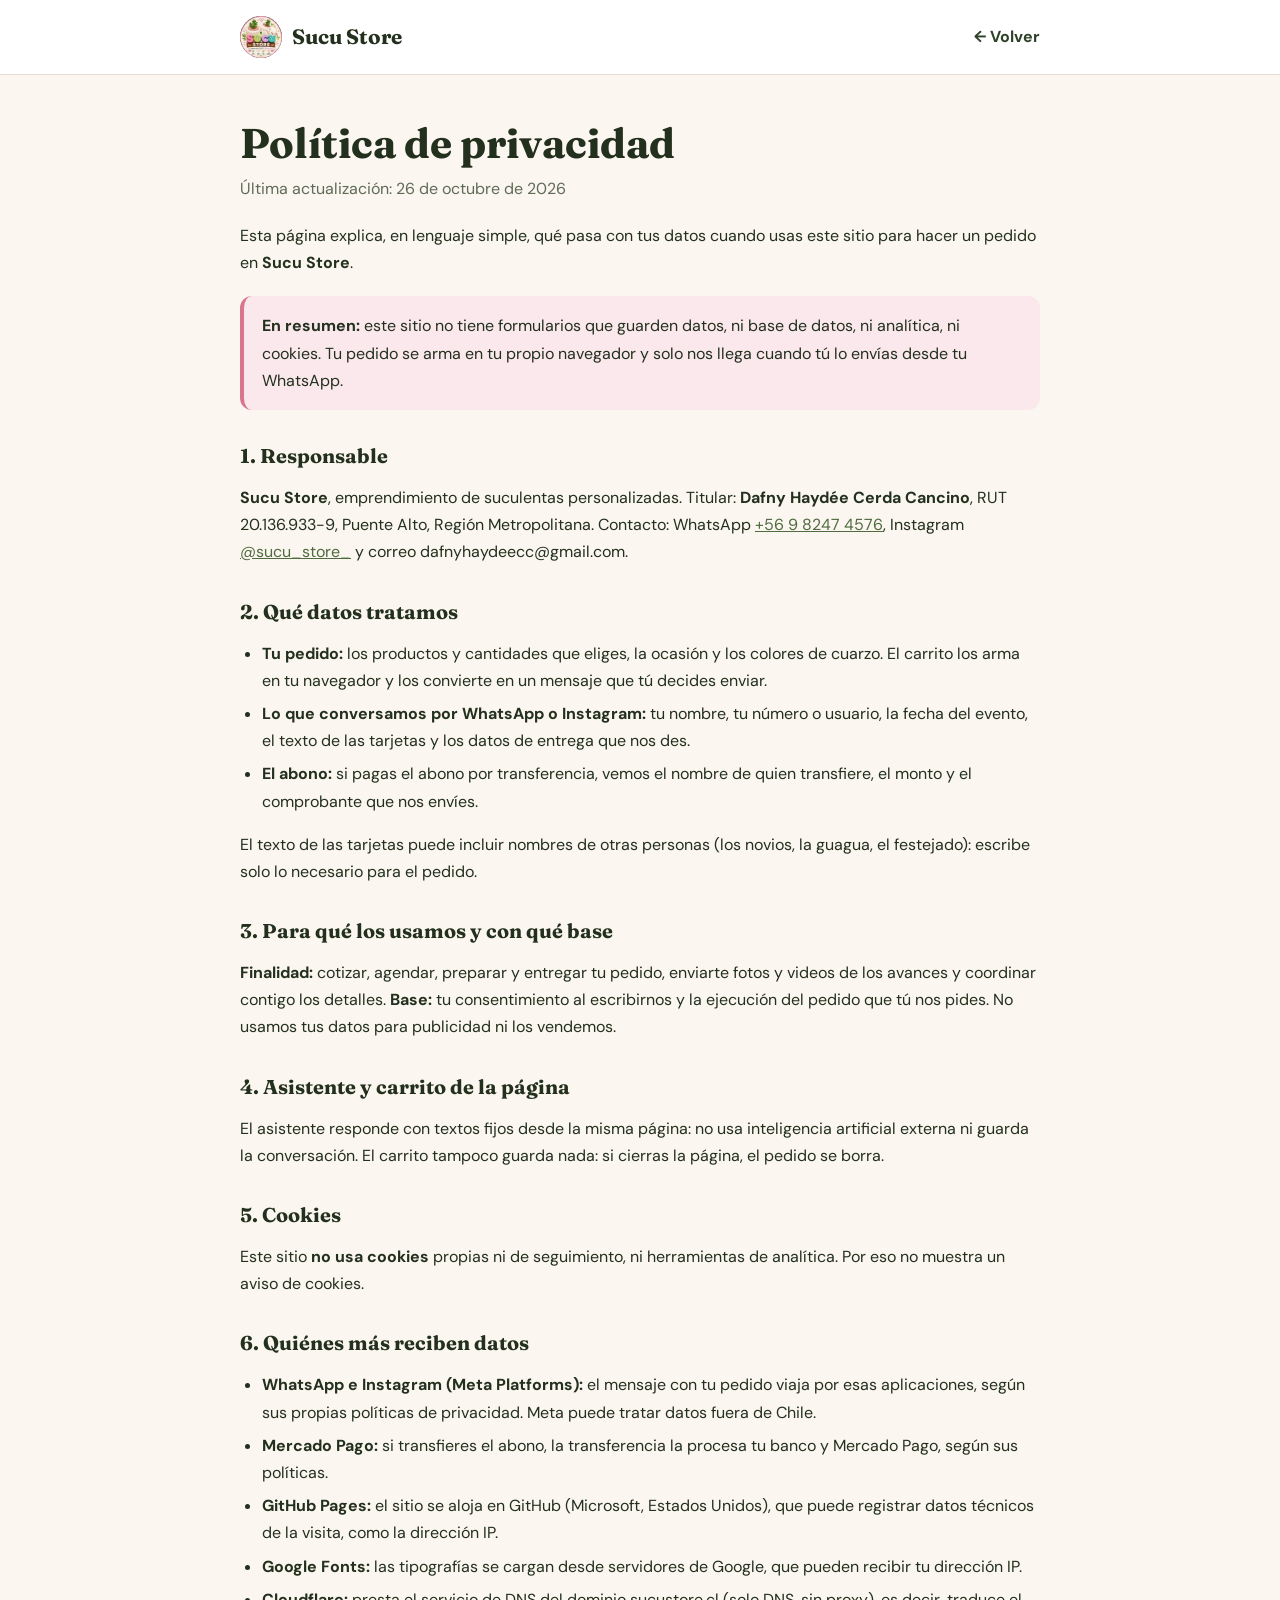
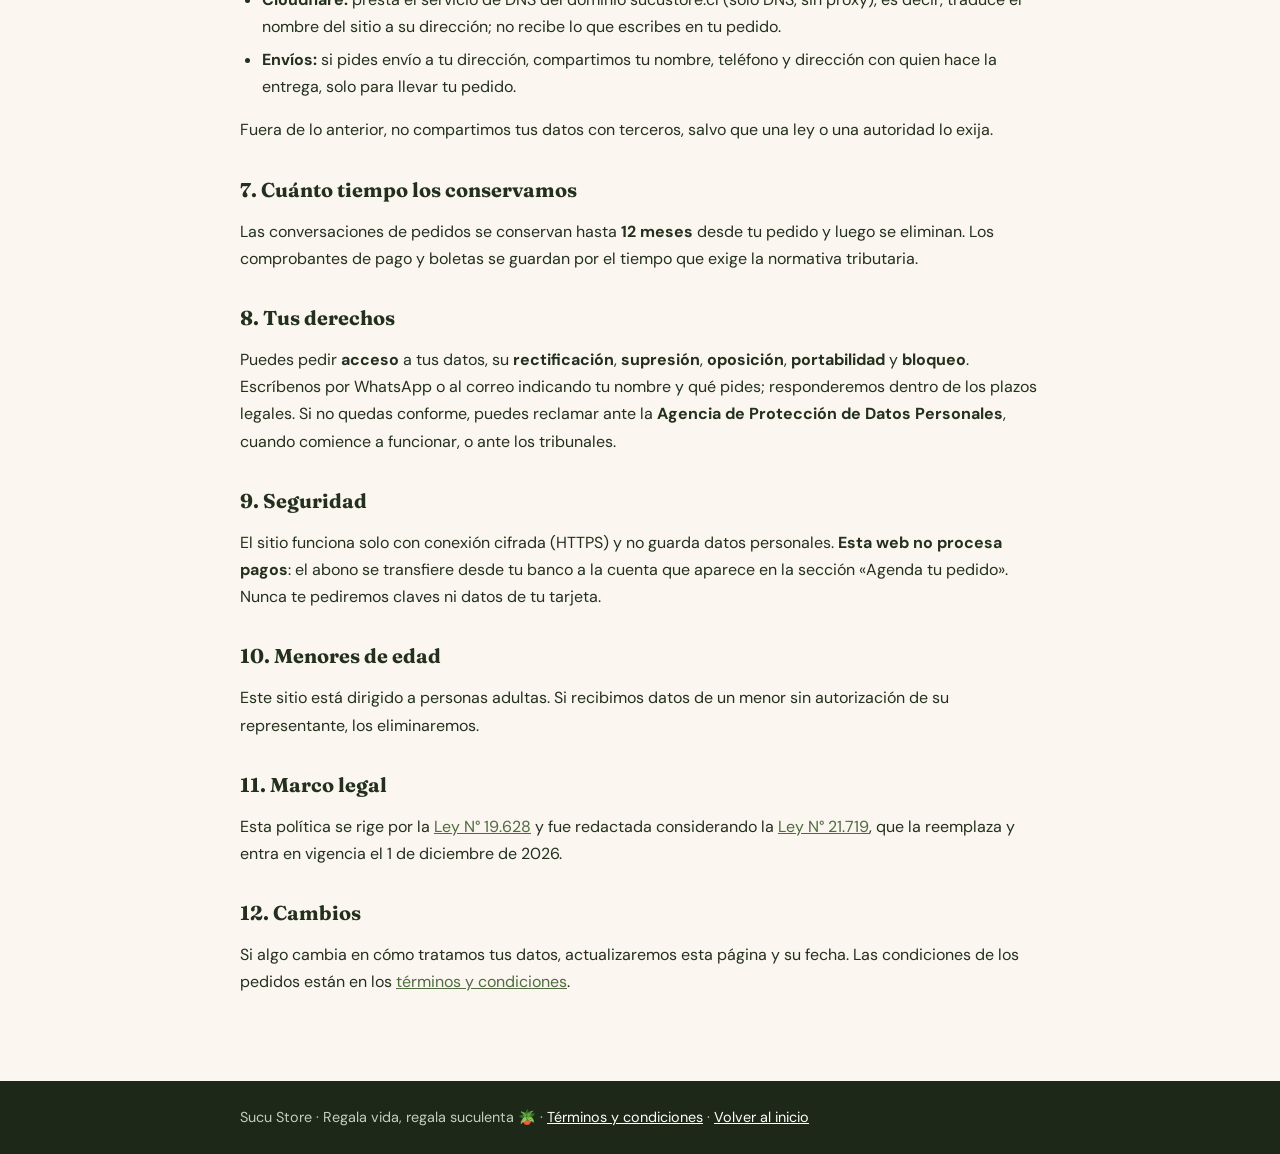
<file: privacidad.html>
<!doctype html>
<html lang="es-CL">
<head>
<meta charset="utf-8">
<meta name="viewport" content="width=device-width,initial-scale=1">
<title>Política de privacidad · Sucu Store</title>
<meta name="description" content="Política de privacidad de Sucu Store: qué datos se usan al hacer un pedido, para qué, por cuánto tiempo y cómo ejercer tus derechos.">
<link rel="icon" href="favicon.ico" sizes="any"><link rel="icon" type="image/png" sizes="48x48" href="assets/favicon-48.png"><link rel="apple-touch-icon" href="assets/apple-touch-icon.png">
<link rel="canonical" href="https://sucustore.cl/privacidad.html">
<meta property="og:type" content="website"><meta property="og:locale" content="es_CL"><meta property="og:site_name" content="Sucu Store">
<meta property="og:title" content="Política de privacidad · Sucu Store"><meta property="og:description" content="Qué datos usa Sucu Store cuando haces un pedido y cómo ejercer tus derechos.">
<meta property="og:url" content="https://sucustore.cl/privacidad.html"><meta property="og:image" content="https://sucustore.cl/assets/vista-previa.jpg">
<meta name="twitter:card" content="summary_large_image">
<meta name="theme-color" content="#2f4229">
<link rel="preconnect" href="https://fonts.googleapis.com"><link rel="preconnect" href="https://fonts.gstatic.com" crossorigin>
<link href="https://fonts.googleapis.com/css2?family=Fraunces:opsz,wght@9..144,700&family=DM+Sans:wght@400;500;700&display=swap" rel="stylesheet">
<style>
:root{--verde:#4f6b3f;--osc:#2f4229;--tinta:#22301d;--suave:#5f6b58;--linea:#e7dfd2;--crema:#fbf6ef;--rosa:#d9758f;--rosa-cl:#fbe8ed}
*{box-sizing:border-box}body{margin:0;font:400 1rem/1.7 "DM Sans",system-ui,sans-serif;color:var(--tinta);background:var(--crema)}
.wrap{width:min(800px,100% - 36px);margin:0 auto}a{color:var(--verde)}
header{background:#fff;border-bottom:1px solid var(--linea)}header .wrap{display:flex;align-items:center;justify-content:space-between;height:74px}
header a.m{display:flex;align-items:center;gap:10px;text-decoration:none;color:var(--tinta);font:700 1.3rem/1 "Fraunces",serif}
header img{width:42px;height:42px;border-radius:50%}header a.v{font-weight:700;text-decoration:none;color:var(--osc)}
main{padding:44px 0 70px}h1,h2{font-family:"Fraunces",serif;line-height:1.2}h1{font-size:clamp(2rem,5vw,2.6rem);margin:0 0 6px}h2{font-size:1.25rem;margin:34px 0 8px}
.upd{color:var(--suave);margin:0 0 20px}.nota{background:var(--rosa-cl);border-left:4px solid var(--rosa);border-radius:12px;padding:16px 18px;margin:20px 0}
ul{padding-left:22px}li{margin:6px 0}
footer{background:#1d2819;color:#c4cfbb;padding:24px 0;font-size:.9rem}footer a{color:#fff}
</style>
</head>
<body>
<header><div class="wrap"><a class="m" href="./"><img src="assets/logo.jpg" alt="" width="42" height="42">Sucu Store</a><a class="v" href="./">&larr; Volver</a></div></header>
<main><div class="wrap">
<h1>Política de privacidad</h1>
<p class="upd">Última actualización: 26 de octubre de 2026</p>
<p>Esta página explica, en lenguaje simple, qué pasa con tus datos cuando usas este sitio para hacer un pedido en <strong>Sucu Store</strong>.</p>
<div class="nota"><strong>En resumen:</strong> este sitio no tiene formularios que guarden datos, ni base de datos, ni analítica, ni cookies. Tu pedido se arma en tu propio navegador y solo nos llega cuando tú lo envías desde tu WhatsApp.</div>

<h2>1. Responsable</h2>
<p><strong>Sucu Store</strong>, emprendimiento de suculentas personalizadas. Titular: <strong>Dafny Haydée Cerda Cancino</strong>, RUT 20.136.933-9, Puente Alto, Región Metropolitana. Contacto: WhatsApp <a href="https://wa.me/56982474576">+56 9 8247 4576</a>, Instagram <a href="https://www.instagram.com/sucu_store_/" target="_blank" rel="noopener">@sucu_store_</a> y correo dafnyhaydeecc@gmail.com.</p>

<h2>2. Qué datos tratamos</h2>
<ul>
<li><strong>Tu pedido:</strong> los productos y cantidades que eliges, la ocasión y los colores de cuarzo. El carrito los arma en tu navegador y los convierte en un mensaje que tú decides enviar.</li>
<li><strong>Lo que conversamos por WhatsApp o Instagram:</strong> tu nombre, tu número o usuario, la fecha del evento, el texto de las tarjetas y los datos de entrega que nos des.</li>
<li><strong>El abono:</strong> si pagas el abono por transferencia, vemos el nombre de quien transfiere, el monto y el comprobante que nos envíes.</li>
</ul>
<p>El texto de las tarjetas puede incluir nombres de otras personas (los novios, la guagua, el festejado): escribe solo lo necesario para el pedido.</p>

<h2>3. Para qué los usamos y con qué base</h2>
<p><strong>Finalidad:</strong> cotizar, agendar, preparar y entregar tu pedido, enviarte fotos y videos de los avances y coordinar contigo los detalles. <strong>Base:</strong> tu consentimiento al escribirnos y la ejecución del pedido que tú nos pides. No usamos tus datos para publicidad ni los vendemos.</p>

<h2>4. Asistente y carrito de la página</h2>
<p>El asistente responde con textos fijos desde la misma página: no usa inteligencia artificial externa ni guarda la conversación. El carrito tampoco guarda nada: si cierras la página, el pedido se borra.</p>

<h2>5. Cookies</h2>
<p>Este sitio <strong>no usa cookies</strong> propias ni de seguimiento, ni herramientas de analítica. Por eso no muestra un aviso de cookies.</p>

<h2>6. Quiénes más reciben datos</h2>
<ul>
<li><strong>WhatsApp e Instagram (Meta Platforms):</strong> el mensaje con tu pedido viaja por esas aplicaciones, según sus propias políticas de privacidad. Meta puede tratar datos fuera de Chile.</li>
<li><strong>Mercado Pago:</strong> si transfieres el abono, la transferencia la procesa tu banco y Mercado Pago, según sus políticas.</li>
<li><strong>GitHub Pages:</strong> el sitio se aloja en GitHub (Microsoft, Estados Unidos), que puede registrar datos técnicos de la visita, como la dirección IP.</li>
<li><strong>Google Fonts:</strong> las tipografías se cargan desde servidores de Google, que pueden recibir tu dirección IP.</li>
<li><strong>Cloudflare:</strong> presta el servicio de DNS del dominio sucustore.cl (solo DNS, sin proxy), es decir, traduce el nombre del sitio a su dirección; no recibe lo que escribes en tu pedido.</li>
<li><strong>Envíos:</strong> si pides envío a tu dirección, compartimos tu nombre, teléfono y dirección con quien hace la entrega, solo para llevar tu pedido.</li>
</ul>
<p>Fuera de lo anterior, no compartimos tus datos con terceros, salvo que una ley o una autoridad lo exija.</p>

<h2>7. Cuánto tiempo los conservamos</h2>
<p>Las conversaciones de pedidos se conservan hasta <strong>12 meses</strong> desde tu pedido y luego se eliminan. Los comprobantes de pago y boletas se guardan por el tiempo que exige la normativa tributaria.</p>

<h2>8. Tus derechos</h2>
<p>Puedes pedir <strong>acceso</strong> a tus datos, su <strong>rectificación</strong>, <strong>supresión</strong>, <strong>oposición</strong>, <strong>portabilidad</strong> y <strong>bloqueo</strong>. Escríbenos por WhatsApp o al correo indicando tu nombre y qué pides; responderemos dentro de los plazos legales. Si no quedas conforme, puedes reclamar ante la <strong>Agencia de Protección de Datos Personales</strong>, cuando comience a funcionar, o ante los tribunales.</p>

<h2>9. Seguridad</h2>
<p>El sitio funciona solo con conexión cifrada (HTTPS) y no guarda datos personales. <strong>Esta web no procesa pagos</strong>: el abono se transfiere desde tu banco a la cuenta que aparece en la sección «Agenda tu pedido». Nunca te pediremos claves ni datos de tu tarjeta.</p>

<h2>10. Menores de edad</h2>
<p>Este sitio está dirigido a personas adultas. Si recibimos datos de un menor sin autorización de su representante, los eliminaremos.</p>

<h2>11. Marco legal</h2>
<p>Esta política se rige por la <a href="https://www.bcn.cl/leychile/navegar?idNorma=141599" target="_blank" rel="noopener">Ley N° 19.628</a> y fue redactada considerando la <a href="https://www.bcn.cl/leychile/navegar?idNorma=1209272" target="_blank" rel="noopener">Ley N° 21.719</a>, que la reemplaza y entra en vigencia el 1 de diciembre de 2026.</p>

<h2>12. Cambios</h2>
<p>Si algo cambia en cómo tratamos tus datos, actualizaremos esta página y su fecha. Las condiciones de los pedidos están en los <a href="terminos.html">términos y condiciones</a>.</p>
</div></main>
<footer><div class="wrap">Sucu Store · Regala vida, regala suculenta 🪴 · <a href="terminos.html">Términos y condiciones</a> · <a href="./">Volver al inicio</a></div></footer>
</body>
</html>
</file>
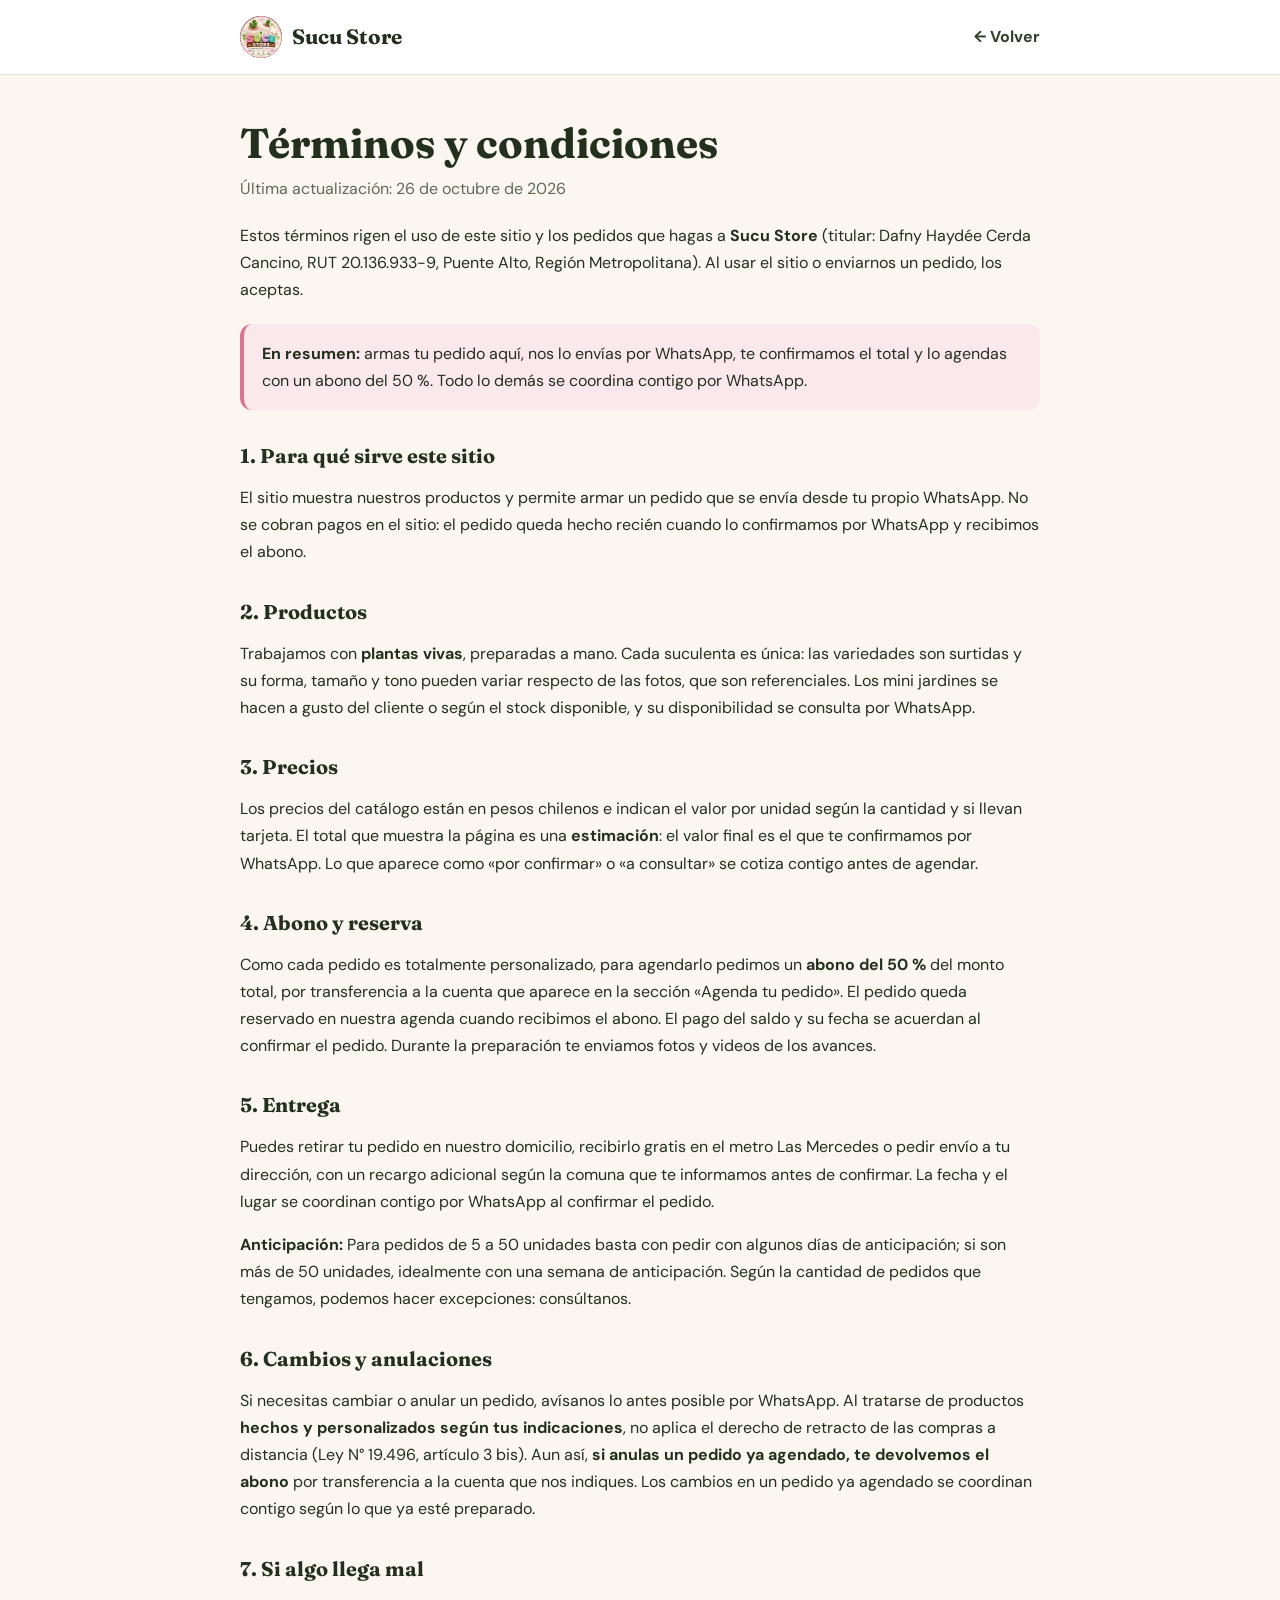
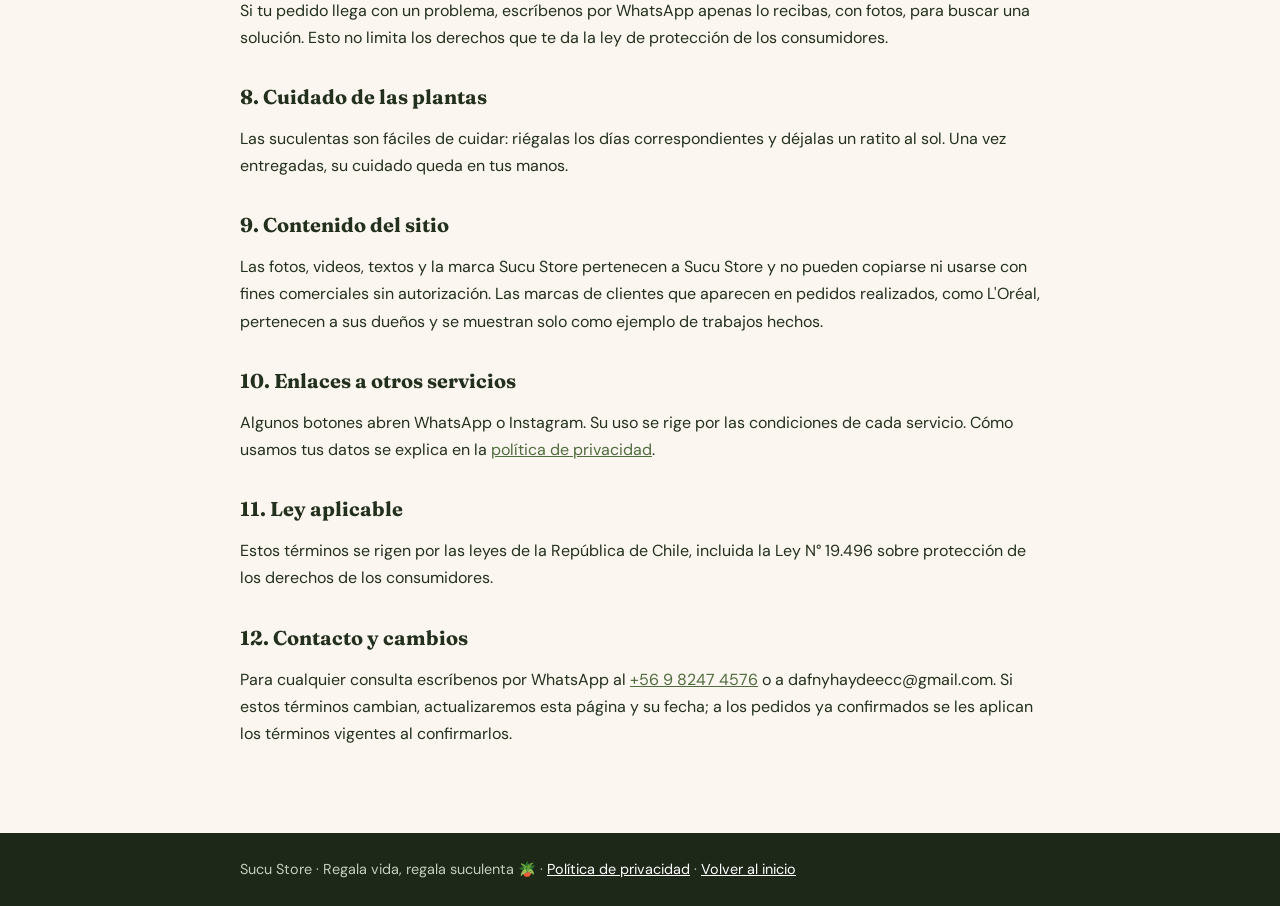
<file: terminos.html>
<!doctype html>
<html lang="es-CL">
<head>
<meta charset="utf-8">
<meta name="viewport" content="width=device-width,initial-scale=1">
<title>Términos y condiciones · Sucu Store</title>
<meta name="description" content="Términos y condiciones de Sucu Store: pedidos, precios, abono del 50 %, entregas, cambios y uso del sitio.">
<link rel="icon" href="favicon.ico" sizes="any"><link rel="icon" type="image/png" sizes="48x48" href="assets/favicon-48.png"><link rel="apple-touch-icon" href="assets/apple-touch-icon.png">
<link rel="canonical" href="https://sucustore.cl/terminos.html">
<meta property="og:type" content="website"><meta property="og:locale" content="es_CL"><meta property="og:site_name" content="Sucu Store">
<meta property="og:title" content="Términos y condiciones · Sucu Store"><meta property="og:description" content="Condiciones de los pedidos de Sucu Store y del uso del sitio.">
<meta property="og:url" content="https://sucustore.cl/terminos.html"><meta property="og:image" content="https://sucustore.cl/assets/vista-previa.jpg">
<meta name="twitter:card" content="summary_large_image">
<meta name="theme-color" content="#2f4229">
<link rel="preconnect" href="https://fonts.googleapis.com"><link rel="preconnect" href="https://fonts.gstatic.com" crossorigin>
<link href="https://fonts.googleapis.com/css2?family=Fraunces:opsz,wght@9..144,700&family=DM+Sans:wght@400;500;700&display=swap" rel="stylesheet">
<style>
:root{--verde:#4f6b3f;--osc:#2f4229;--tinta:#22301d;--suave:#5f6b58;--linea:#e7dfd2;--crema:#fbf6ef;--rosa:#d9758f;--rosa-cl:#fbe8ed}
*{box-sizing:border-box}body{margin:0;font:400 1rem/1.7 "DM Sans",system-ui,sans-serif;color:var(--tinta);background:var(--crema)}
.wrap{width:min(800px,100% - 36px);margin:0 auto}a{color:var(--verde)}
header{background:#fff;border-bottom:1px solid var(--linea)}header .wrap{display:flex;align-items:center;justify-content:space-between;height:74px}
header a.m{display:flex;align-items:center;gap:10px;text-decoration:none;color:var(--tinta);font:700 1.3rem/1 "Fraunces",serif}
header img{width:42px;height:42px;border-radius:50%}header a.v{font-weight:700;text-decoration:none;color:var(--osc)}
main{padding:44px 0 70px}h1,h2{font-family:"Fraunces",serif;line-height:1.2}h1{font-size:clamp(2rem,5vw,2.6rem);margin:0 0 6px}h2{font-size:1.25rem;margin:34px 0 8px}
.upd{color:var(--suave);margin:0 0 20px}.nota{background:var(--rosa-cl);border-left:4px solid var(--rosa);border-radius:12px;padding:16px 18px;margin:20px 0}
ul{padding-left:22px}li{margin:6px 0}
footer{background:#1d2819;color:#c4cfbb;padding:24px 0;font-size:.9rem}footer a{color:#fff}
</style>
</head>
<body>
<header><div class="wrap"><a class="m" href="./"><img src="assets/logo.jpg" alt="" width="42" height="42">Sucu Store</a><a class="v" href="./">&larr; Volver</a></div></header>
<main><div class="wrap">
<h1>Términos y condiciones</h1>
<p class="upd">Última actualización: 26 de octubre de 2026</p>
<p>Estos términos rigen el uso de este sitio y los pedidos que hagas a <strong>Sucu Store</strong> (titular: Dafny Haydée Cerda Cancino, RUT 20.136.933-9, Puente Alto, Región Metropolitana). Al usar el sitio o enviarnos un pedido, los aceptas.</p>
<div class="nota"><strong>En resumen:</strong> armas tu pedido aquí, nos lo envías por WhatsApp, te confirmamos el total y lo agendas con un abono del 50&nbsp;%. Todo lo demás se coordina contigo por WhatsApp.</div>

<h2>1. Para qué sirve este sitio</h2>
<p>El sitio muestra nuestros productos y permite armar un pedido que se envía desde tu propio WhatsApp. No se cobran pagos en el sitio: el pedido queda hecho recién cuando lo confirmamos por WhatsApp y recibimos el abono.</p>

<h2>2. Productos</h2>
<p>Trabajamos con <strong>plantas vivas</strong>, preparadas a mano. Cada suculenta es única: las variedades son surtidas y su forma, tamaño y tono pueden variar respecto de las fotos, que son referenciales. Los mini jardines se hacen a gusto del cliente o según el stock disponible, y su disponibilidad se consulta por WhatsApp.</p>

<h2>3. Precios</h2>
<p>Los precios del catálogo están en pesos chilenos e indican el valor por unidad según la cantidad y si llevan tarjeta. El total que muestra la página es una <strong>estimación</strong>: el valor final es el que te confirmamos por WhatsApp. Lo que aparece como «por confirmar» o «a consultar» se cotiza contigo antes de agendar.</p>

<h2>4. Abono y reserva</h2>
<p>Como cada pedido es totalmente personalizado, para agendarlo pedimos un <strong>abono del 50&nbsp;%</strong> del monto total, por transferencia a la cuenta que aparece en la sección «Agenda tu pedido». El pedido queda reservado en nuestra agenda cuando recibimos el abono. El pago del saldo y su fecha se acuerdan al confirmar el pedido. Durante la preparación te enviamos fotos y videos de los avances.</p>

<h2>5. Entrega</h2>
<p>Puedes retirar tu pedido en nuestro domicilio, recibirlo gratis en el metro Las Mercedes o pedir envío a tu dirección, con un recargo adicional según la comuna que te informamos antes de confirmar. La fecha y el lugar se coordinan contigo por WhatsApp al confirmar el pedido.</p>
<p><strong>Anticipación:</strong> Para pedidos de 5 a 50 unidades basta con pedir con algunos días de anticipación; si son más de 50 unidades, idealmente con una semana de anticipación. Según la cantidad de pedidos que tengamos, podemos hacer excepciones: consúltanos.</p>

<h2>6. Cambios y anulaciones</h2>
<p>Si necesitas cambiar o anular un pedido, avísanos lo antes posible por WhatsApp. Al tratarse de productos <strong>hechos y personalizados según tus indicaciones</strong>, no aplica el derecho de retracto de las compras a distancia (Ley N° 19.496, artículo 3 bis). Aun así, <strong>si anulas un pedido ya agendado, te devolvemos el abono</strong> por transferencia a la cuenta que nos indiques. Los cambios en un pedido ya agendado se coordinan contigo según lo que ya esté preparado.</p>

<h2>7. Si algo llega mal</h2>
<p>Si tu pedido llega con un problema, escríbenos por WhatsApp apenas lo recibas, con fotos, para buscar una solución. Esto no limita los derechos que te da la ley de protección de los consumidores.</p>

<h2>8. Cuidado de las plantas</h2>
<p>Las suculentas son fáciles de cuidar: riégalas los días correspondientes y déjalas un ratito al sol. Una vez entregadas, su cuidado queda en tus manos.</p>

<h2>9. Contenido del sitio</h2>
<p>Las fotos, videos, textos y la marca Sucu Store pertenecen a Sucu Store y no pueden copiarse ni usarse con fines comerciales sin autorización. Las marcas de clientes que aparecen en pedidos realizados, como L'Oréal, pertenecen a sus dueños y se muestran solo como ejemplo de trabajos hechos.</p>

<h2>10. Enlaces a otros servicios</h2>
<p>Algunos botones abren WhatsApp o Instagram. Su uso se rige por las condiciones de cada servicio. Cómo usamos tus datos se explica en la <a href="privacidad.html">política de privacidad</a>.</p>

<h2>11. Ley aplicable</h2>
<p>Estos términos se rigen por las leyes de la República de Chile, incluida la Ley N° 19.496 sobre protección de los derechos de los consumidores.</p>

<h2>12. Contacto y cambios</h2>
<p>Para cualquier consulta escríbenos por WhatsApp al <a href="https://wa.me/56982474576">+56 9 8247 4576</a> o a dafnyhaydeecc@gmail.com. Si estos términos cambian, actualizaremos esta página y su fecha; a los pedidos ya confirmados se les aplican los términos vigentes al confirmarlos.</p>
</div></main>
<footer><div class="wrap">Sucu Store · Regala vida, regala suculenta 🪴 · <a href="privacidad.html">Política de privacidad</a> · <a href="./">Volver al inicio</a></div></footer>
</body>
</html>
</file>
<file: assets/asistente.css>
/* Asistente de reservas — hereda los colores y la tipografía de la página (--bg, --surface, --text, --muted, --accent, --line, --font) */
.asis{--asis-ink:var(--asis-tone,color-mix(in srgb,var(--accent) 62%,#1a1208));position:fixed;right:18px;bottom:82px;z-index:61;width:min(390px,calc(100vw - 24px));max-height:min(580px,calc(100dvh - 106px));display:flex;flex-direction:column;background:var(--bg);color:var(--text);font-family:var(--font);border:1px solid var(--line);border-radius:var(--asis-radius,10px);box-shadow:0 2px 6px rgba(0,0,0,.06),0 22px 48px -12px rgba(0,0,0,.28);opacity:0;transform:translateY(14px) scale(.98);transform-origin:bottom right}
.asis[hidden]{display:none}
@media (prefers-reduced-motion:no-preference){.asis{transition:opacity .28s cubic-bezier(.16,1,.3,1),transform .28s cubic-bezier(.16,1,.3,1)}}
.asis.is-open{opacity:1;transform:none}
.asis ::selection{background:color-mix(in srgb,var(--accent) 30%,transparent)}
.asis-head{display:flex;justify-content:space-between;align-items:flex-start;gap:12px;padding:16px 16px 13px 20px;border-bottom:1px solid var(--line)}
.asis-head strong{display:block;font-family:var(--display,var(--font));font-weight:600;font-size:1.2rem;line-height:1.4}
.asis-head span{display:block;margin-top:3px;font-size:.78rem;line-height:1.4;color:var(--muted)}
.asis-x{flex:none;width:44px;height:44px;display:grid;place-items:center;background:none;border:0;border-radius:50%;color:var(--muted);cursor:pointer}
.asis-x:hover{background:var(--surface);color:var(--text)}
.asis-x svg,.asis-form svg{width:18px;height:18px;fill:none;stroke:currentColor;stroke-width:1.8;stroke-linecap:round;stroke-linejoin:round}
.asis-log{flex:1 1 auto;min-height:120px;overflow-y:auto;padding:18px 20px 6px;scrollbar-width:thin;scrollbar-color:var(--line) transparent}
.asis-log p{margin:0 0 12px;font-size:.98rem;line-height:1.5}
.asis-log .a{max-width:34ch}
.asis-log .asis-dots{color:var(--muted);letter-spacing:.3em}
.asis-log .me{margin-left:auto;width:fit-content;max-width:88%;text-align:right;font-style:italic;color:var(--asis-ink);border-bottom:1px solid var(--accent);padding-bottom:2px}
.asis-log .quote{padding:12px 14px;background:var(--surface);border:1px solid var(--line);border-radius:var(--asis-radius,6px);font-size:.92rem;color:var(--text)}
.asis-opts{display:flex;flex-wrap:wrap;gap:8px;padding:4px 20px 14px}
.asis-opts:empty{display:none}
.asis-chip{font:inherit;font-size:.92rem;line-height:1.4;min-height:44px;display:inline-flex;align-items:center;padding:9px 15px;background:transparent;color:var(--asis-ink);border:1px solid var(--accent);border-radius:var(--asis-radius,6px);cursor:pointer;text-decoration:none;transition:background .15s ease,color .15s ease}
.asis-chip:hover{background:color-mix(in srgb,var(--accent) 14%,transparent)}
.asis-chip.is-primary{background:var(--asis-ink);border-color:var(--asis-ink);color:var(--asis-on,#fff);font-weight:600}
.asis-chip.is-primary:hover{filter:brightness(1.12);background:var(--asis-ink)}
.asis-form{display:flex;gap:8px;padding:12px 14px 14px 20px;border-top:1px solid var(--line)}
.asis-form input{flex:1;min-width:0;font:inherit;font-size:16px;color:var(--text);background:transparent;border:0;border-bottom:1px solid var(--line);padding:8px 2px;border-radius:0;caret-color:var(--accent)}
.asis-form input::placeholder{color:var(--muted)}
.asis-form input:focus{outline:none;border-bottom-color:var(--accent)}
.asis-form button{flex:none;width:44px;height:44px;display:grid;place-items:center;background:var(--asis-ink);color:var(--asis-on,#fff);border:0;border-radius:50%;cursor:pointer}
.asis-form button:hover{filter:brightness(1.12)}
.asis :focus-visible,.fab:focus-visible{outline:2px solid var(--asis-ink,var(--accent));outline-offset:2px}
.asis-sr{position:absolute;width:1px;height:1px;overflow:hidden;clip:rect(0 0 0 0);white-space:nowrap}
@media (max-width:560px){.asis{right:10px;left:10px;width:auto;bottom:78px}.fab .fab-txt{display:inline}}
.asis-direct{display:inline-flex;align-items:center;min-height:32px;margin-top:2px;font-size:.82rem;color:var(--asis-ink);text-decoration:underline;text-underline-offset:3px}
</file>
<file: assets/navidad.css>
/* Temporada navideña de Sucu Store (la dueña lo aprobó el 22-11-2026).
   Todo vive bajo html.navidad: navidad.js pone esa clase solo hasta el 06-01-2027.
   Pasada la fecha la página vuelve sola a su diseño de siempre. Para verla fuera de fecha: ?navidad=1 */
:root{--nv-pino:#24493a;--nv-pino-2:#1b382c;--nv-rojo:#b3313f;--nv-rojo-2:#8c2532;--nv-oro:#d9b25f;--nv-oro-2:#f2dca4}

/* Guirnalda de luces bajo la cabecera */
.nv-guirnalda{position:absolute;left:0;right:0;bottom:-19px;height:26px;pointer-events:none;z-index:2}
.nv-guirnalda svg{width:100%;height:26px;overflow:visible;display:block}
.nv-guirnalda .cable{fill:none;stroke:#3b3027;stroke-width:1.4;opacity:.55}
.nv-guirnalda .foco{transform-box:fill-box;transform-origin:center top;animation:nv-foco 2.4s ease-in-out infinite}
.nv-guirnalda .f1{fill:#d8434e;filter:drop-shadow(0 0 4px rgba(216,67,78,.85))}
.nv-guirnalda .f2{fill:#e9be55;filter:drop-shadow(0 0 4px rgba(233,190,85,.9))}
.nv-guirnalda .f3{fill:#3f9a6e;filter:drop-shadow(0 0 4px rgba(63,154,110,.85))}
.nv-guirnalda .f4{fill:#fff6dc;filter:drop-shadow(0 0 5px rgba(255,240,200,.95))}
.nv-guirnalda .casquillo{fill:#5d5046}
@keyframes nv-foco{0%,100%{opacity:1}50%{opacity:.38}}
.navidad .top nav{z-index:3}

/* Portada: nieve, adornos colgando y sello de temporada */
.nv-nieve{position:absolute;inset:0;width:100%;height:100%;pointer-events:none;z-index:1}
.navidad .hero .wrap{z-index:2}
.nv-adornos{position:absolute;top:0;right:3%;display:flex;gap:26px;pointer-events:none;z-index:3}
.nv-adorno{display:block;transform-origin:50% 0;animation:nv-vaiven 5.5s ease-in-out infinite}
.nv-adorno:nth-child(2){animation-duration:6.4s;animation-delay:-2s}
.nv-adorno:nth-child(3){animation-duration:4.9s;animation-delay:-1s}
.nv-adorno svg{width:58px;height:auto;overflow:visible;display:block}
@keyframes nv-vaiven{0%,100%{transform:rotate(3.5deg)}50%{transform:rotate(-3.5deg)}}
.nv-sello{display:inline-flex;align-items:center;gap:9px;margin-bottom:16px;padding:8px 16px 8px 12px;border-radius:999px;
  background:var(--nv-rojo);color:#fff;font:700 .9rem/1 var(--font);letter-spacing:.02em;box-shadow:0 10px 22px -14px rgba(140,37,50,.9)}
.nv-sello svg{width:18px;height:18px;color:var(--nv-oro-2);animation:nv-brillo 2.6s ease-in-out infinite}
@keyframes nv-brillo{0%,100%{transform:scale(1) rotate(0);opacity:1}50%{transform:scale(.82) rotate(18deg);opacity:.75}}

/* Botones principales con destello dorado */
.navidad .hero .btn-p,.navidad .nv-saludo .btn-p{position:relative;overflow:hidden}
.navidad .hero .btn-p::after,.navidad .nv-saludo .btn-p::after{content:"";position:absolute;top:0;bottom:0;left:-60%;width:40%;
  background:linear-gradient(100deg,transparent,rgba(255,255,255,.7),transparent);transform:skewX(-20deg);animation:nv-destello 4.5s ease-in-out infinite}
@keyframes nv-destello{0%,62%{left:-60%}100%{left:130%}}

/* Banda «Esta Navidad, regala vida» antes del catálogo */
.nv-saludo{position:relative;overflow:hidden;background:radial-gradient(120% 140% at 50% 0%,#2d5a47 0%,var(--nv-pino) 45%,var(--nv-pino-2) 100%);color:#f6ecd6;padding:76px 0 82px;text-align:center}
.nv-saludo .wrap{position:relative;z-index:1}
.nv-saludo .estrella-grande{width:56px;height:56px;margin:0 auto 18px;color:var(--nv-oro);filter:drop-shadow(0 0 14px rgba(217,178,95,.7));animation:nv-brillo 3.2s ease-in-out infinite;display:block}
.nv-saludo h2{color:#fff;text-wrap:balance}
.nv-saludo h2 em{color:var(--nv-oro-2)}
.nv-saludo p{margin:18px auto 0;max-width:56ch;font-size:1.12rem;color:#e9dfc9}
.nv-saludo .ideas{display:flex;flex-wrap:wrap;justify-content:center;gap:10px;margin-top:24px}
.nv-saludo .ideas span{padding:9px 14px;border-radius:999px;background:rgba(255,246,220,.1);border:1px solid rgba(242,220,164,.35);font-weight:500;font-size:.92rem}
.nv-saludo .acciones{justify-content:center;margin-top:30px}
.nv-saludo .btn-p{background:var(--nv-rojo);box-shadow:0 14px 30px -14px rgba(0,0,0,.6)}.nv-saludo .btn-p:hover{background:var(--nv-rojo-2)}
.nv-saludo .btn-s{border-color:rgba(255,255,255,.75);color:#fff}.nv-saludo .btn-s:hover{background:#fff;color:var(--nv-pino-2)}
.nv-saludo .puntos{position:absolute;inset:0;pointer-events:none;z-index:0;
  background-image:radial-gradient(circle,rgba(255,246,220,.55) 1.2px,transparent 1.6px),radial-gradient(circle,rgba(255,246,220,.3) 1px,transparent 1.4px);
  background-size:84px 84px,53px 53px;background-position:0 0,26px 31px;animation:nv-caer 26s linear infinite}
@keyframes nv-caer{to{background-position:0 840px,26px 561px}}

/* Pie */
.nv-pie-saludo{display:inline-flex;align-items:center;gap:7px;color:var(--nv-oro-2)}
.nv-pie-saludo svg{width:15px;height:15px;color:var(--nv-oro)}

/* escritorio: dos adornos en el margen derecho, sin tapar el recuadro de L'Oréal */
@media (min-width:901px){.nv-adornos{right:10px;gap:12px}.nv-adorno:nth-child(1){display:none}}
@media (max-width:600px){.nv-saludo .ideas{gap:8px}.nv-saludo .ideas span{font-size:.84rem;padding:8px 12px}}
@media (max-width:900px){
  .nv-adornos{right:2%;gap:14px}
  .nv-adorno svg{width:42px}
  .nv-adorno:nth-child(3){display:none}
  .nv-saludo{padding:60px 0 64px}
}
@media (max-width:600px){
  .nv-adorno:nth-child(2){display:none}
  .nv-adorno svg{width:34px}
}
@media (prefers-reduced-motion:reduce){
  .navidad *,.navidad *::before,.navidad *::after{animation:none!important}
  .navidad .hero .btn-p::after,.navidad .nv-saludo .btn-p::after{display:none}
}
</file>
